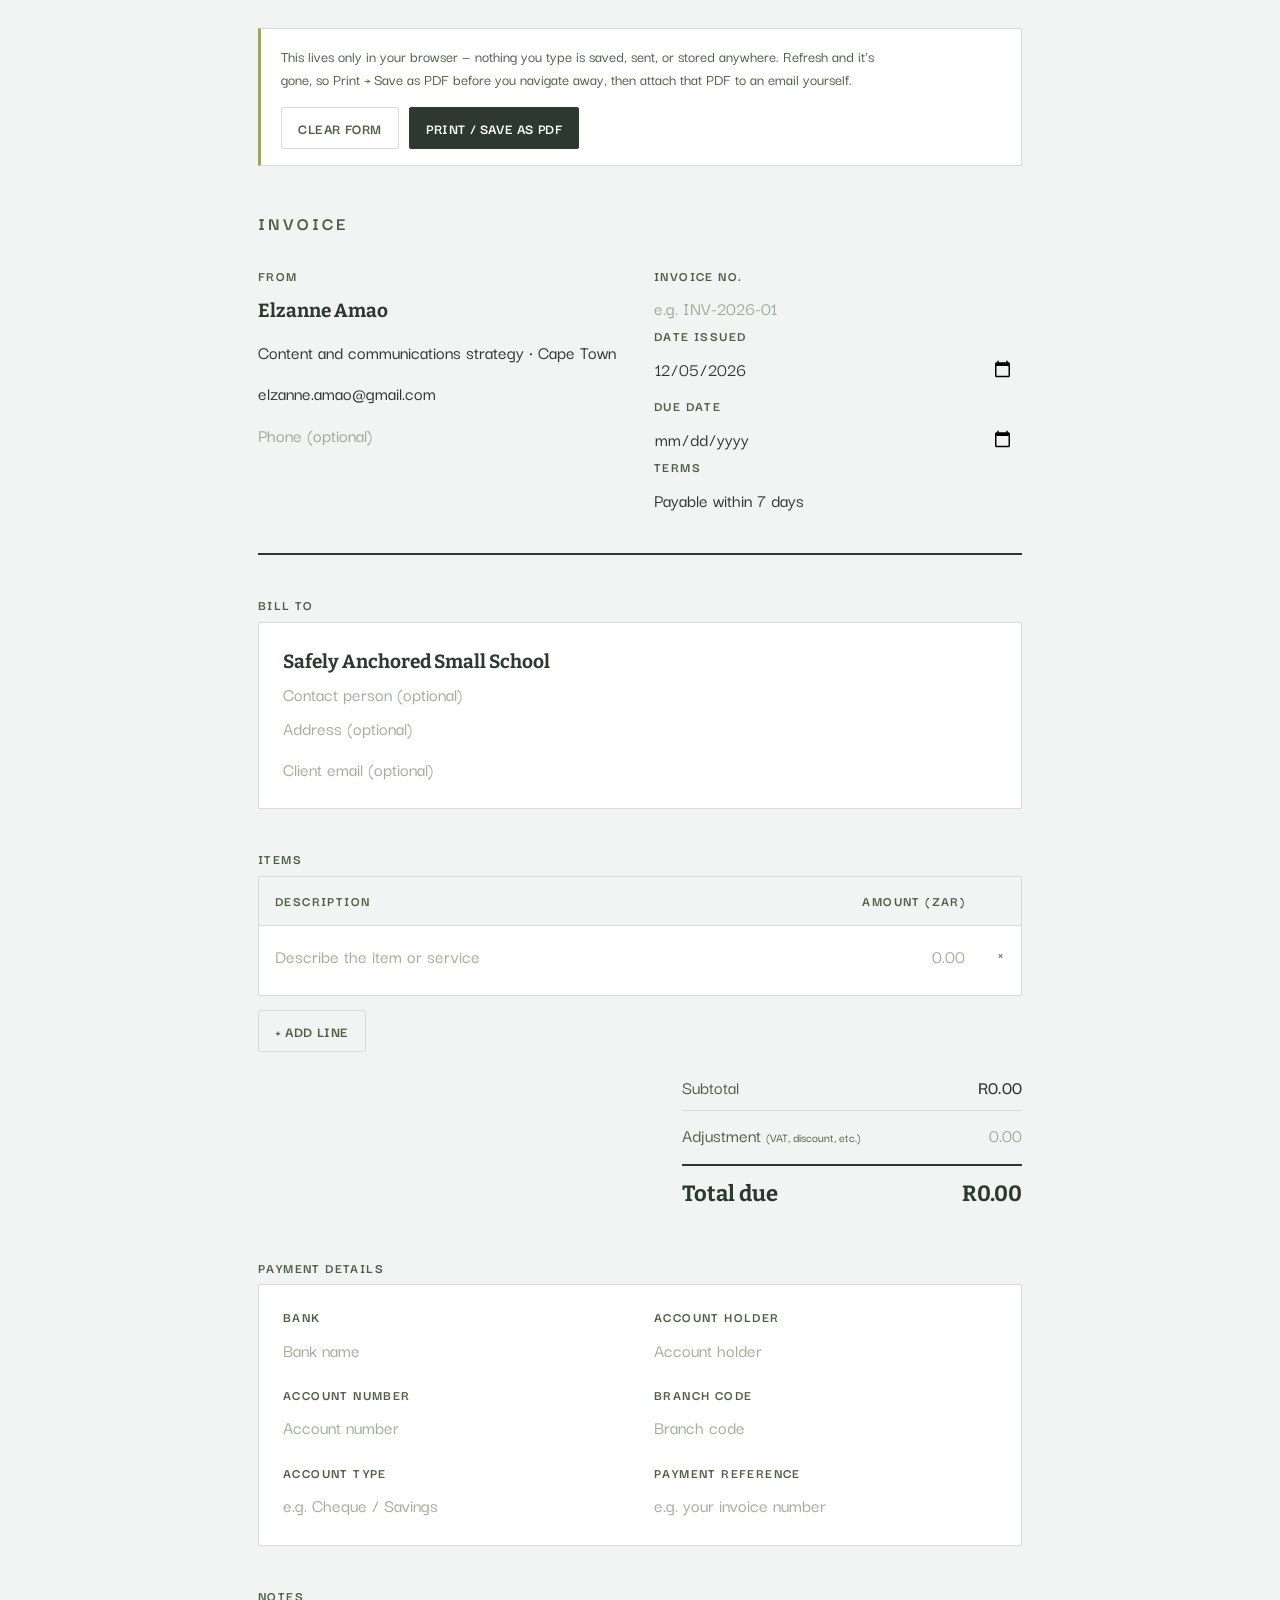
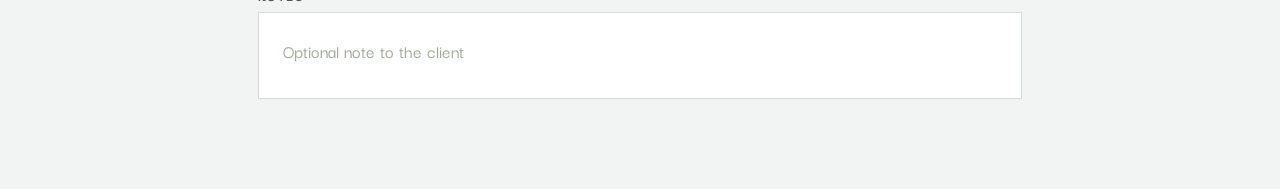
<file: invoices/index.html>
<!DOCTYPE html>
<!--
  ============================================================
  EDITING NOTES — invoices/index.html
  ============================================================
  WHAT THIS IS:
    A blank, reusable invoice tool. Not client-specific — every
    field except your own "From" details starts empty or with a
    placeholder, so this one file works for any client, invoice
    after invoice. It is NOT linked from the main navigation and is
    marked noindex, so it will not appear in Google results or the
    site's sitemap. Direct link:
      https://elzanneamao.netlify.app/invoices/

  WHY THIS IS SAFE IN A PUBLIC REPO:
    Nothing you type into this page is saved anywhere — not to a
    file, not to this site, not to any server. There is no backend
    and no database. Everything lives only in the browser tab you
    have open, for as long as you have it open. Refresh the page,
    or close the tab, and it's gone.
    That is deliberate, and it is what makes this safe to keep in a
    PUBLIC repository: the committed file itself is always just
    blank fields and placeholder text, whether you've used it once
    or a hundred times. There is no invoice data, no client details
    and no banking details anywhere in the file's history, because
    none of it is ever written back into the file.
    Do NOT hardcode real banking details, real invoice numbers, or
    a real client's information into this file to "save yourself
    typing" — that would defeat the entire point, and it would sit
    in this repo's git history permanently, even if you delete it
    again later. Retype the sensitive fields each time, or keep
    your banking details in a private note somewhere off GitHub and
    paste them in when you need them.

  HOW TO USE IT:
    Open the page, fill in the fields (click any field and type —
    they're already laid out like the finished invoice), use
    "+ Add line" for more line items, then Print → Save as PDF
    and attach that PDF to an email yourself. "Clear form" reloads
    the page to start over.

  WHAT'S PREFILLED VS BLANK:
    Your name, role and email in the "From" block are prefilled,
    since they're already public on the proposal and quote pages in
    this same repo. "Bill to" defaults to Safely Anchored Small
    School for the immediate invoice this was built for — change
    or clear it for the next client. Everything else, including the
    whole banking-details block, starts blank on purpose.
  ============================================================
-->
<html lang="en-ZA">
<head>
<meta charset="utf-8">
<meta name="viewport" content="width=device-width, initial-scale=1">
<meta name="robots" content="noindex, nofollow">
<title>Invoice Tool</title>
<link rel="icon" type="image/png" sizes="32x32" href="/images/favicon-32.png">
<link rel="icon" type="image/png" sizes="512x512" href="/images/favicon-512.png">
<link rel="apple-touch-icon" href="/images/apple-touch-icon.png">
<link rel="preconnect" href="https://fonts.googleapis.com">
<link rel="preconnect" href="https://fonts.gstatic.com" crossorigin>
<link href="https://fonts.googleapis.com/css2?family=Bitter:wght@400;500;600&family=Darker+Grotesque:wght@400;500;600;700&display=swap" rel="stylesheet">
<style>
  :root{
    --moss:#2c3830;
    --sage:#7a8c6e;
    --sage-ink:#4e5f46;
    --gold:#a8a44c;
    --glass:#b8cdd4;
    --cream:#f1f4f2;
    --rule:#d5ddd6;
    --hairline:#dde2dd;
    --display:'Bitter',Georgia,serif;
    --body:'Darker Grotesque','Trebuchet MS',sans-serif;
    --fs:19px;
  }

  *{box-sizing:border-box;}

  html{-webkit-text-size-adjust:100%;}

  body{
    margin:0;
    background:var(--cream);
    color:var(--moss);
    font-family:var(--body);
    font-size:var(--fs);
    font-weight:500;
    line-height:1.45;
  }

  .wrap{
    max-width:820px;
    margin:0 auto;
    padding:0 28px 90px;
  }

  /* ---------- shared field styling ---------- */
  /* Inputs and textareas are styled to disappear into the page —
     no border, no box — so the form reads as the finished document
     you're filling in, not a form sitting on top of one. */

  input,textarea{
    font:inherit;
    color:inherit;
    background:transparent;
    border:none;
    border-radius:2px;
    padding:3px 4px;
    margin:0 -4px;
    width:100%;
    resize:none;
    overflow:hidden;
  }

  /* Lets a textarea size itself to its content via CSS alone, with
     no JS-computed pixel height involved. That matters specifically
     because print uses a smaller font than the screen (see --fs
     below) — a height measured and locked in px while editing on
     screen doesn't shrink back down for the smaller print font,
     leaving dead space under the text once printed. Native intrinsic
     sizing has no such gap: it's recalculated as part of layout for
     whichever font size is actually in effect, at print time same as
     screen time. Where this isn't supported yet, the JS fallback
     below (autoGrow) takes over instead. */
  textarea{field-sizing:content;}

  @supports not (field-sizing:content){
    textarea{resize:vertical;overflow:auto;}
  }

  input:hover,textarea:hover{background:rgba(184,205,212,.16);}

  input:focus,textarea:focus{
    outline:1px dashed var(--sage);
    background:#fff;
  }

  input::placeholder,textarea::placeholder{color:var(--sage);opacity:.7;}

  /* ---------- on-screen notice + actions (never printed) ---------- */

  .no-print{}

  .toolbar{
    margin:28px 0 0;
    padding:16px 20px;
    background:#fff;
    border:1px solid var(--rule);
    border-left:3px solid var(--gold);
    display:flex;
    flex-wrap:wrap;
    align-items:center;
    justify-content:space-between;
    gap:16px;
  }

  .toolbar p{
    margin:0;
    font-size:16px;
    color:var(--sage-ink);
    max-width:38em;
  }

  .toolbar .actions{display:flex;gap:10px;flex-wrap:wrap;}

  button{
    font-family:var(--body);
    font-size:15px;
    font-weight:700;
    letter-spacing:.04em;
    text-transform:uppercase;
    cursor:pointer;
    border-radius:2px;
    padding:10px 16px;
    border:1px solid var(--moss);
    background:var(--moss);
    color:#fff;
    transition:opacity .2s ease;
  }

  button:hover{opacity:.85;}

  button.ghost{background:transparent;color:var(--sage-ink);border-color:var(--rule);}

  /* ---------- masthead ---------- */

  .masthead{
    padding:44px 0 36px;
    border-bottom:2px solid var(--moss);
  }

  .eyebrow{
    font-family:var(--body);
    font-size:var(--fs);
    font-weight:700;
    letter-spacing:.16em;
    text-transform:uppercase;
    color:var(--sage-ink);
    margin:0;
  }

  .field-label{
    display:block;
    font-size:14px;
    font-weight:700;
    letter-spacing:.1em;
    text-transform:uppercase;
    color:var(--sage-ink);
    margin:0 0 6px;
  }

  /* ---------- from / meta header ---------- */

  .headgrid{
    display:grid;
    grid-template-columns:1fr 1fr;
    gap:28px;
    margin-top:28px;
  }

  .headgrid .name{
    font-family:var(--display);
    font-size:var(--fs);
    font-weight:700;
    color:var(--moss);
  }

  .headgrid .stack > *{display:block;margin-bottom:8px;}
  .headgrid .stack > *:last-child{margin-bottom:0;}

  .meta-row{
    display:grid;
    grid-template-columns:1fr 1fr;
    gap:10px 16px;
    margin-bottom:8px;
  }

  /* ---------- sections ---------- */

  section{padding:40px 0 0;}

  .panel{
    background:#fff;
    border:1px solid var(--rule);
    padding:22px 24px;
  }

  /* ---------- line items table ---------- */

  table.items{
    width:100%;
    border-collapse:collapse;
    background:#fff;
    border:1px solid var(--rule);
  }

  table.items th{
    text-align:left;
    padding:14px 16px;
    background:var(--cream);
    font-size:14px;
    font-weight:700;
    letter-spacing:.1em;
    text-transform:uppercase;
    color:var(--sage-ink);
    border-bottom:1px solid var(--rule);
  }

  table.items th.amt,table.items td.amt{text-align:right;width:150px;}

  table.items td{
    padding:14px 16px;
    border-top:1px solid var(--rule);
    vertical-align:top;
  }

  table.items tr:first-child td{border-top:none;}

  td.amt input{text-align:right;}

  td.rm{width:36px;padding:14px 8px;text-align:center;}

  .rm-btn{
    border:none;
    background:transparent;
    color:var(--sage);
    font-weight:700;
    font-size:18px;
    padding:0;
    line-height:1;
  }

  .rm-btn:hover{color:#b34848;opacity:1;}

  .add-line{margin-top:14px;}

  .totals{
    margin-top:14px;
    margin-left:auto;
    width:100%;
    max-width:340px;
  }

  .totals-row{
    display:flex;
    justify-content:space-between;
    align-items:center;
    gap:16px;
    padding:8px 0;
    border-top:1px solid var(--rule);
  }

  .totals-row:first-child{border-top:none;}

  .totals-row .lbl{color:var(--sage-ink);}

  .totals-row.grand{
    border-top:2px solid var(--moss);
    margin-top:4px;
    padding-top:12px;
  }

  .totals-row.grand .lbl,.totals-row.grand .val{
    font-family:var(--display);
    font-weight:700;
    font-size:calc(var(--fs) + 3px);
    color:var(--moss);
  }

  .totals-row .val{font-weight:600;}

  .adj-input{max-width:110px;text-align:right;}

  /* ---------- bank details grid ---------- */

  .bankgrid{
    display:grid;
    grid-template-columns:1fr 1fr;
    gap:18px 28px;
  }

  /* ---------- responsive ---------- */

  @media (max-width:680px){
    body{font-size:20px;}
    .wrap{padding:0 20px 70px;}
    .headgrid{grid-template-columns:1fr;gap:24px;}
    .meta-row{grid-template-columns:1fr 1fr;}
    .bankgrid{grid-template-columns:1fr;}
    table.items th.time,table.items td.time{display:none;}
  }

  @media (max-width:460px){
    :root{--fs:18px;}
    table.items th,table.items td{padding:10px 10px;}
    table.items th.amt,table.items td.amt{width:110px;}
  }

  @media print{
    :root{--fs:10pt;}
    *{-webkit-print-color-adjust:exact;print-color-adjust:exact;}
    body{background:#fff;line-height:1.3;}
    .wrap{padding:0 0 0;}
    .no-print,.toolbar,.rm-btn,.add-line{display:none !important;}
    input:hover,textarea:hover,input:focus,textarea:focus{background:transparent;outline:none;}

    .headgrid{grid-template-columns:1fr 1fr;gap:12px;}
    .meta-row{grid-template-columns:1fr 1fr;}
    .bankgrid{grid-template-columns:1fr 1fr;gap:6px 20px;}

    input::placeholder,textarea::placeholder{color:transparent !important;}
    input[type="date"]::-webkit-calendar-picker-indicator{display:none !important;}

    table.items tr{break-inside:avoid;}
    .totals,.panel{break-inside:avoid;}
    .panel,table.items{border-color:#ccc;}
    table.items th,table.items td{padding:6px 10px;}

    section{padding-top:10px;}
    .masthead{padding:0 0 10px;margin-bottom:0;border-bottom-width:1px;}
    .masthead .eyebrow{margin-bottom:0;font-size:9pt;}
    .headgrid{margin-top:6px;}
    .headgrid .stack > *{margin-bottom:1px;}
    .meta-row{margin-bottom:1px;gap:2px 10px;}
    .field-label{margin-bottom:0;font-size:7.5pt;letter-spacing:.08em;}
    .panel{padding:8px 12px;}
    .panel .stack > *{margin-bottom:1px;}
    .totals{margin-top:6px;}
    .totals-row{padding:3px 0;}
    .totals-row.grand{margin-top:1px;padding-top:5px;}
    .add-line{margin-top:0;}

    @page{margin:10mm 14mm;}
  }
</style>
</head>
<body>

<div class="wrap">

  <div class="toolbar no-print">
    <p>This lives only in your browser — nothing you type is saved, sent, or stored anywhere. Refresh and it's gone, so Print → Save as PDF before you navigate away, then attach that PDF to an email yourself.</p>
    <div class="actions">
      <button type="button" class="ghost" onclick="if(confirm('Clear everything on this invoice? This can\'t be undone.')) location.reload();">Clear form</button>
      <button type="button" onclick="window.print();">Print / Save as PDF</button>
    </div>
  </div>

  <header class="masthead">
    <p class="eyebrow">Invoice</p>

    <div class="headgrid">
      <div class="stack">
        <span class="field-label">From</span>
        <input class="name" type="text" value="Elzanne Amao" aria-label="Your name">
        <textarea rows="1" aria-label="Your role and location">Content and communications strategy &middot; Cape Town</textarea>
        <input type="text" value="elzanne.amao@gmail.com" aria-label="Your email">
        <input type="text" placeholder="Phone (optional)" aria-label="Your phone number">
      </div>

      <div class="stack">
        <div class="meta-row">
          <div>
            <span class="field-label">Invoice no.</span>
            <input type="text" placeholder="e.g. INV-2026-01" aria-label="Invoice number">
          </div>
          <div>
            <span class="field-label">Date issued</span>
            <input type="date" id="date-issued" aria-label="Date issued">
          </div>
        </div>
        <div class="meta-row">
          <div>
            <span class="field-label">Due date</span>
            <input type="date" aria-label="Due date">
          </div>
          <div>
            <span class="field-label">Terms</span>
            <input type="text" value="Payable within 7 days" aria-label="Payment terms">
          </div>
        </div>
      </div>
    </div>
  </header>

  <section>
    <span class="field-label">Bill to</span>
    <div class="panel">
      <div class="stack">
        <input class="name" style="font-family:var(--display);font-weight:700;" type="text" value="Safely Anchored Small School" aria-label="Client or organisation name">
        <input type="text" placeholder="Contact person (optional)" aria-label="Client contact person">
        <textarea rows="1" placeholder="Address (optional)" aria-label="Client address"></textarea>
        <input type="text" placeholder="Client email (optional)" aria-label="Client email">
      </div>
    </div>
  </section>

  <section>
    <span class="field-label">Items</span>
    <table class="items">
      <thead>
        <tr>
          <th>Description</th>
          <th class="amt">Amount (ZAR)</th>
          <th class="rm no-print"></th>
        </tr>
      </thead>
      <tbody id="items-body">
        <tr>
          <td><textarea rows="1" class="li-desc" placeholder="Describe the item or service" aria-label="Line item description"></textarea></td>
          <td class="amt"><input type="text" inputmode="decimal" class="li-amount" placeholder="0.00" aria-label="Line item amount"></td>
          <td class="rm no-print"><button type="button" class="rm-btn" aria-label="Remove line" onclick="removeLine(this);">&times;</button></td>
        </tr>
      </tbody>
    </table>

    <button type="button" class="ghost add-line no-print" onclick="addLine();">+ Add line</button>

    <div class="totals">
      <div class="totals-row">
        <span class="lbl">Subtotal</span>
        <span class="val" id="subtotal">R0.00</span>
      </div>
      <div class="totals-row">
        <span class="lbl">Adjustment <span style="font-size:13px;">(VAT, discount, etc.)</span></span>
        <input type="text" inputmode="decimal" class="adj-input" id="adjustment" placeholder="0.00" aria-label="Adjustment amount" oninput="recompute();">
      </div>
      <div class="totals-row grand">
        <span class="lbl">Total due</span>
        <span class="val" id="total">R0.00</span>
      </div>
    </div>
  </section>

  <section>
    <span class="field-label">Payment details</span>
    <div class="panel">
      <div class="bankgrid">
        <div>
          <span class="field-label">Bank</span>
          <input type="text" placeholder="Bank name" aria-label="Bank name">
        </div>
        <div>
          <span class="field-label">Account holder</span>
          <input type="text" placeholder="Account holder" aria-label="Account holder">
        </div>
        <div>
          <span class="field-label">Account number</span>
          <input type="text" placeholder="Account number" aria-label="Account number">
        </div>
        <div>
          <span class="field-label">Branch code</span>
          <input type="text" placeholder="Branch code" aria-label="Branch code">
        </div>
        <div>
          <span class="field-label">Account type</span>
          <input type="text" placeholder="e.g. Cheque / Savings" aria-label="Account type">
        </div>
        <div>
          <span class="field-label">Payment reference</span>
          <input type="text" placeholder="e.g. your invoice number" aria-label="Payment reference">
        </div>
      </div>
    </div>
  </section>

  <section>
    <span class="field-label">Notes</span>
    <div class="panel">
      <textarea rows="1" placeholder="Optional note to the client" aria-label="Notes to client"></textarea>
    </div>
  </section>

</div>

<script>
(function(){
  /* When the browser supports field-sizing (see CSS above), it
     handles textarea height on its own — correctly, for whatever
     font size is actually being rendered, screen or print — so this
     stays out of the way entirely rather than fighting it with an
     inline pixel height. Only browsers without that support fall
     through to the manual JS resize. */
  var nativeSizing=(typeof CSS!=='undefined' && CSS.supports && CSS.supports('field-sizing','content'));

  function autoGrow(el){
    if(nativeSizing) return;
    el.style.height='auto';
    el.style.height=el.scrollHeight+'px';
  }

  function toNum(v){
    var n=parseFloat(String(v).replace(/[^0-9.\-]/g,''));
    return isNaN(n)?0:n;
  }

  function fmt(n){
    return 'R'+n.toLocaleString('en-US',{minimumFractionDigits:2,maximumFractionDigits:2});
  }

  window.recompute=function(){
    var amounts=document.querySelectorAll('.li-amount');
    var subtotal=0;
    amounts.forEach(function(el){subtotal+=toNum(el.value);});
    var adj=toNum(document.getElementById('adjustment').value);
    document.getElementById('subtotal').textContent=fmt(subtotal);
    document.getElementById('total').textContent=fmt(subtotal+adj);
  };

  /* Delegated on the document, so this covers every textarea and
     amount field on the page — the static ones (address, notes,
     the first line item) and any line item added later by
     addLine() — without needing to wire each one up by hand. */
  document.addEventListener('input',function(e){
    var t=e.target;
    if(t.tagName==='TEXTAREA') autoGrow(t);
    if(t.classList.contains('li-amount') || t.id==='adjustment') recompute();
  });

  window.addLine=function(){
    var tbody=document.getElementById('items-body');
    var tr=document.createElement('tr');
    tr.innerHTML='<td><textarea rows="1" class="li-desc" placeholder="Describe the item or service" aria-label="Line item description"></textarea></td>'+
      '<td class="amt"><input type="text" inputmode="decimal" class="li-amount" placeholder="0.00" aria-label="Line item amount"></td>'+
      '<td class="rm no-print"><button type="button" class="rm-btn" aria-label="Remove line" onclick="removeLine(this);">&times;</button></td>';
    tbody.appendChild(tr);
    var desc=tr.querySelector('.li-desc');
    if(desc){autoGrow(desc);desc.focus();}
  };

  window.removeLine=function(btn){
    var tr=btn.closest('tr');
    if(tr) tr.remove();
    recompute();
  };

  /* Print uses a smaller font than the screen (see --fs in the print
     media query), so a textarea sized to fit its text on screen has
     leftover space once printed — the same words take less height at
     the smaller size, but the box's JS-set pixel height doesn't know
     that on its own. beforeprint fires after the browser has already
     switched to print layout, so re-measuring here picks up the
     print font size correctly. afterprint restores the screen sizing
     once the print dialog closes, since going back the other way has
     the same problem in reverse. */
  window.addEventListener('beforeprint',function(){
    document.querySelectorAll('textarea').forEach(autoGrow);
  });
  window.addEventListener('afterprint',function(){
    document.querySelectorAll('textarea').forEach(autoGrow);
  });

  document.addEventListener('DOMContentLoaded',function(){
    document.querySelectorAll('textarea').forEach(autoGrow);
    var dateIssued=document.getElementById('date-issued');
    if(dateIssued && !dateIssued.value){
      var d=new Date();
      var iso=d.getFullYear()+'-'+String(d.getMonth()+1).padStart(2,'0')+'-'+String(d.getDate()).padStart(2,'0');
      dateIssued.value=iso;
    }
    recompute();
  });
})();
</script>
</body>
</html>
</file>
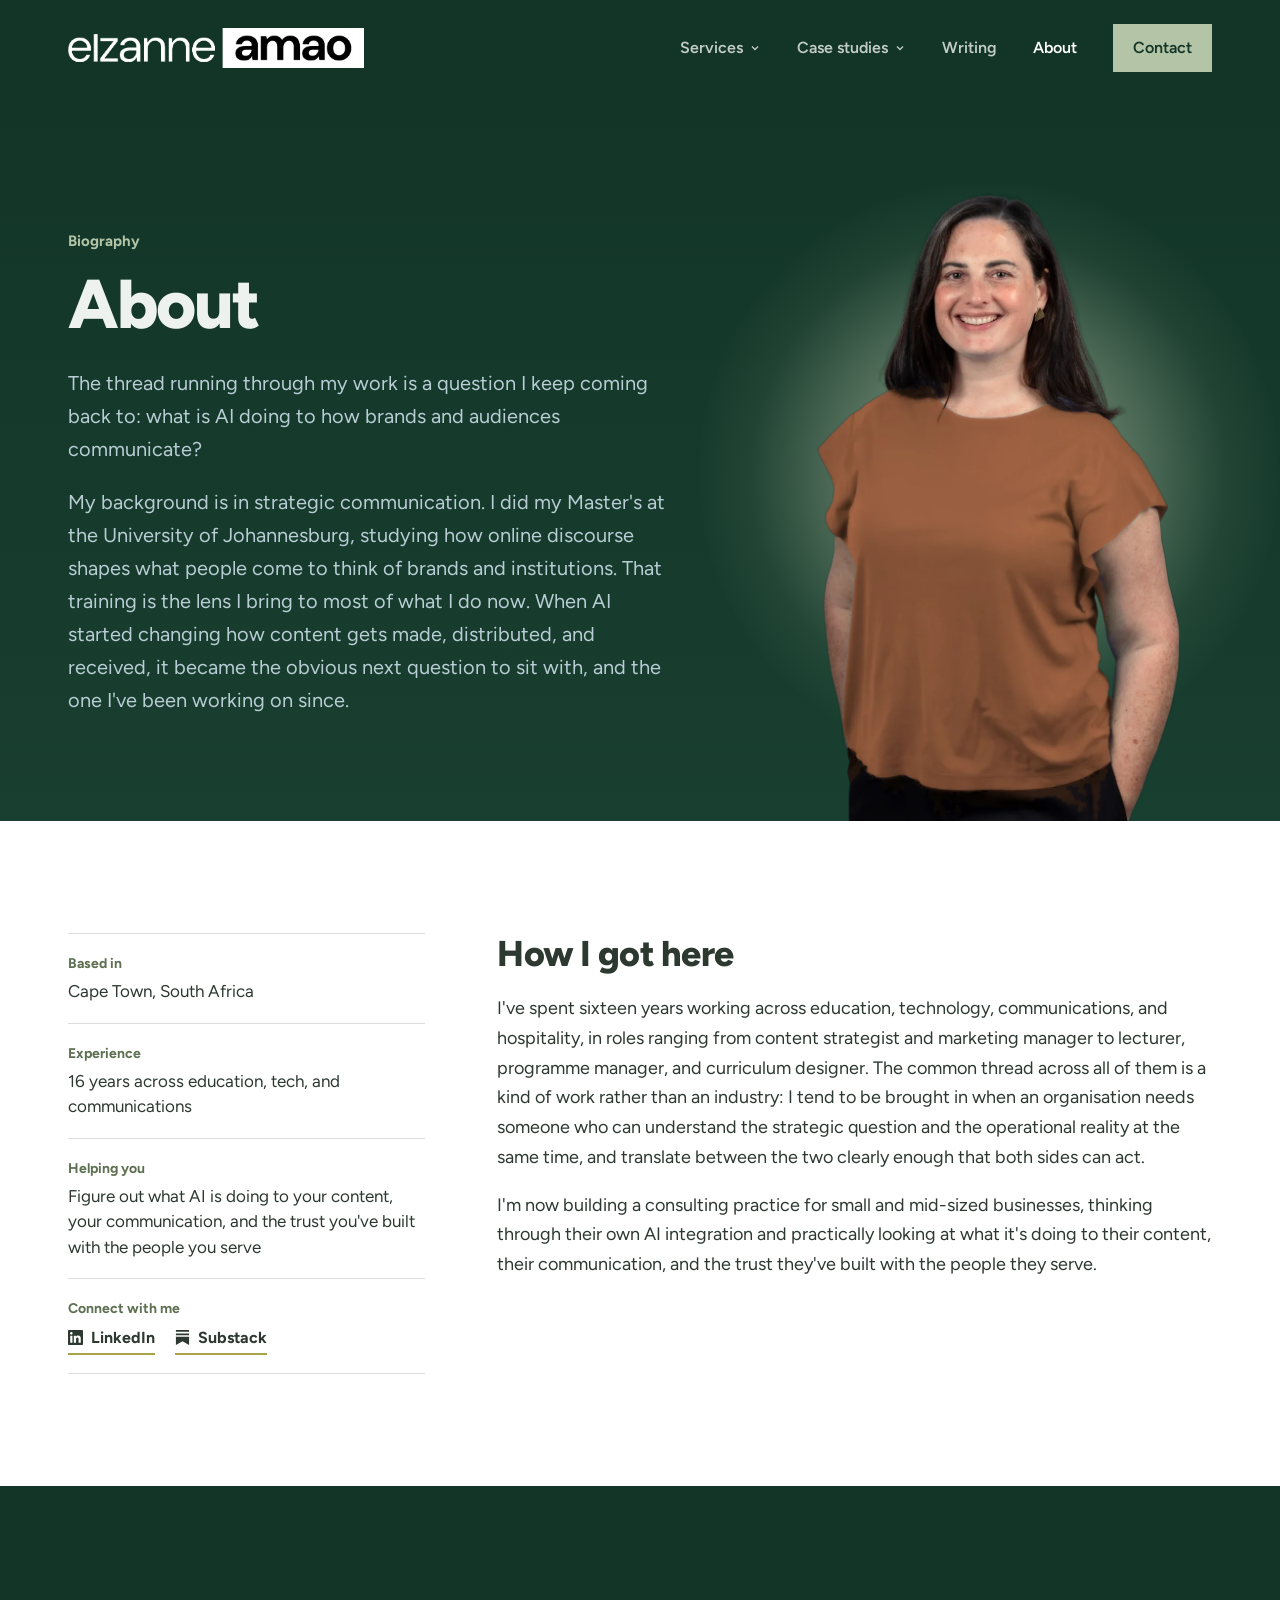
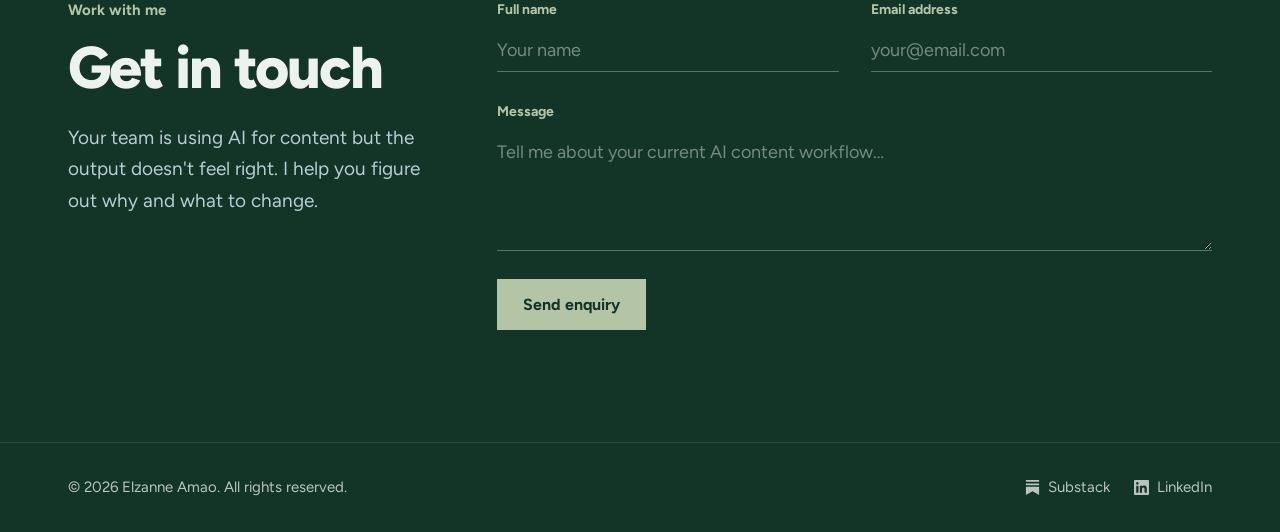
<file: about.html>
<!DOCTYPE html>
<!--
  ============================================================
  EDITING NOTES — about.html
  ============================================================
  HOW TO EDIT TEXT:
    Change only the words BETWEEN tags (e.g. <h1>About</h1> ->
    edit "About" only). Don't touch the tags, quotes, or class="..."
    parts. Keep a backup of the folder before editing.

  KEEP FILES TOGETHER in one folder or the page links break.

  PHOTO:
    images/elzanne-about.webp is a cut-out (transparent background).
    To swap it, save a new cut-out (about 900px wide) in the images
    folder and change the file name in the <img> inside
    <div class="photo">. Update width="..." and height="..." to match.

  LINKS: edit the value inside href="...".
  ============================================================
-->
<html lang="en" class="no-js">
<head>
<meta charset="utf-8">
<meta name="viewport" content="width=device-width, initial-scale=1.0">
  <link rel="icon" type="image/png" sizes="32x32" href="images/favicon-32.png">
  <link rel="icon" type="image/png" sizes="512x512" href="images/favicon-512.png">
  <link rel="apple-touch-icon" href="images/apple-touch-icon.png">
<title>About Elzanne Amao | AI Content Strategy Consultant</title>
<meta name="description" content="16 years in content strategy and brand communication. I work with SMEs to assess and fix the quality and coherence of AI-generated content. Based in Cape Town, working remotely.">
<link rel="canonical" href="https://elzanneamao.netlify.app/about.html">
<meta property="og:title" content="About Elzanne Amao | AI Content Strategy Consultant">
<meta property="og:description" content="16 years in content strategy and brand communication. I work with SMEs to assess and fix the quality and coherence of AI-generated content. Based in Cape Town, working remotely.">
<meta property="og:type" content="website">
<meta property="og:url" content="https://elzanneamao.netlify.app/about.html">
<meta property="og:image" content="https://elzanneamao.netlify.app/images/og-image.jpg?v=2">
<meta property="og:locale" content="en_ZA">
<meta name="twitter:card" content="summary_large_image">
<meta name="twitter:title" content="About Elzanne Amao | AI Content Strategy Consultant">
<meta name="twitter:description" content="16 years in content strategy and brand communication. I work with SMEs to assess and fix the quality and coherence of AI-generated content.">
<meta name="twitter:image" content="https://elzanneamao.netlify.app/images/og-image.jpg?v=2">
<script>document.documentElement.classList.remove('no-js');document.documentElement.classList.add('js');</script>
<link rel="preconnect" href="https://fonts.googleapis.com">
<link rel="preconnect" href="https://fonts.gstatic.com" crossorigin>
<link href="https://fonts.googleapis.com/css2?family=Figtree:ital,wght@0,300..800;1,400&display=swap" rel="stylesheet">
<link rel="stylesheet" href="site.css?v=25">
<style>
  /* About page styles. Shared styles are in site.css */
  .about-hero{padding:0;overflow:hidden}
  .about-grid{display:grid;grid-template-columns:7fr 5fr;gap:72px;align-items:end}
  .about-text{padding:56px 0 104px}
  .about-text h1{margin-bottom:8px}
  .about-text .lede{font-size:20px;max-width:46ch}
  .about-text .lede + .lede{margin-top:20px}
  .photo{position:relative;padding-top:96px}
  .photo::before{content:"";position:absolute;left:50%;top:52%;width:130%;aspect-ratio:1;transform:translate(-50%,-50%);border-radius:50%;background:radial-gradient(circle,rgba(203,215,193,.75) 0%,rgba(180,196,166,.45) 30%,rgba(122,140,110,.12) 58%,rgba(38,48,41,0) 72%)}
  .photo img{position:relative;z-index:1;display:block;width:100%;max-width:440px;height:auto;margin:0 auto}
  .facts-list{list-style:none;border-top:1px solid var(--rule)}
  .facts-list li{padding:18px 0;border-bottom:1px solid var(--rule)}
  .facts-list .label{display:block;font-size:14px;font-weight:700;color:var(--sage-dk);margin-bottom:4px}
  .facts-list .value{display:block;font-size:17px;line-height:1.5}
  .connect-links{display:flex;gap:20px;margin-top:4px}
  .connect-link{display:inline-flex;align-items:center;gap:8px;font-weight:700;font-size:16px;border-bottom:2px solid var(--gold);padding-bottom:2px}
  .connect-link svg{width:15px;height:15px}
  @media (max-width:820px){
    .about-grid{grid-template-columns:1fr;gap:0}
    .about-text{padding:32px 0 8px}
    .photo{max-width:320px;margin:0 auto;width:100%}
  }
</style>
</head>
<body>

<header class="site-header">
  <nav class="wrap" aria-label="Main">
    <a href="index.html"><img src="images/logo-white.png" alt="Elzanne Amao" class="site-logo" width="857" height="116"></a>
    <button class="menu-btn" aria-expanded="false" aria-controls="site-links">Menu</button>
    <div class="links" id="site-links">
      <div class="dd">
        <a href="index.html#services" class="dd-top">Services <svg class="chev" width="12" height="12" viewBox="0 0 24 24" fill="none" stroke="currentColor" stroke-width="2.5" aria-hidden="true"><path d="M6 9l6 6 6-6"/></svg></a>
        <div class="dd-menu">
          <a href="ai-content-operations-audit.html">AI content operations audit</a>
          <a href="ai-integrated-content-system-design.html">AI-integrated content system design</a>
          <a href="ai-advisory-sme-leadership.html">AI advisory for SME leadership</a>
        </div>
      </div>
      <div class="dd">
        <a href="index.html#work" class="dd-top">Case studies <svg class="chev" width="12" height="12" viewBox="0 0 24 24" fill="none" stroke="currentColor" stroke-width="2.5" aria-hidden="true"><path d="M6 9l6 6 6-6"/></svg></a>
        <div class="dd-menu">
          <a href="think-orion-case-study.html">Think Orion</a>
          <a href="inscape-case-study.html">Inscape</a>
        </div>
      </div>
      <a href="index.html#writing">Writing</a>
      <a href="about.html" aria-current="page">About</a>
      <a href="#contact" class="cta">Contact</a>
    </div>
  </nav>
</header>

<main>
  <!-- About hero -->
  <section class="page-hero about-hero">
    <div class="wrap about-grid">
      <div class="about-text">
        <span class="eyebrow">Biography</span>
        <h1>About</h1>
        <p class="lede">The thread running through my work is a question I keep coming back to: what is AI doing to how brands and audiences communicate?</p>
        <p class="lede">My background is in strategic communication. I did my Master's at the University of Johannesburg, studying how online discourse shapes what people come to think of brands and institutions. That training is the lens I bring to most of what I do now. When AI started changing how content gets made, distributed, and received, it became the obvious next question to sit with, and the one I've been working on since.</p>
      </div>
      <div class="photo"><img src="images/elzanne-about.webp" alt="Elzanne Amao" width="900" height="1287"></div>
    </div>
  </section>

  <!-- How I got here -->
  <section>
    <div class="wrap split">
      <div class="reveal">
        <ul class="facts-list">
          <li><span class="label">Based in</span><span class="value">Cape Town, South Africa</span></li>
          <li><span class="label">Experience</span><span class="value">16 years across education, tech, and communications</span></li>
          <li><span class="label">Helping you</span><span class="value">Figure out what AI is doing to your content, your communication, and the trust you've built with the people you serve</span></li>
          <li><span class="label">Connect with me</span>
            <div class="connect-links">
          <a class="connect-link" href="https://www.linkedin.com/in/elzanneamao" target="_blank" rel="noopener">
            <svg width="15" height="15" viewBox="0 0 24 24" fill="currentColor" aria-hidden="true"><path d="M20.447 20.452h-3.554v-5.569c0-1.328-.027-3.037-1.852-3.037-1.853 0-2.136 1.445-2.136 2.939v5.667H9.351V9h3.414v1.561h.046c.477-.9 1.637-1.85 3.37-1.85 3.601 0 4.267 2.37 4.267 5.455v6.286zM5.337 7.433a2.062 2.062 0 0 1-2.063-2.065 2.064 2.064 0 1 1 2.063 2.065zm1.782 13.019H3.555V9h3.564v11.452zM22.225 0H1.771C.792 0 0 .774 0 1.729v20.542C0 23.227.792 24 1.771 24h20.451C23.2 24 24 23.227 24 22.271V1.729C24 .774 23.2 0 22.222 0h.003z"/></svg>
            LinkedIn
          </a>
          <a class="connect-link" href="https://elzanneamao.substack.com" target="_blank" rel="noopener">
            <svg width="15" height="15" viewBox="0 0 24 24" fill="currentColor" aria-hidden="true"><path d="M22.539 8.242H1.46V5.406h21.08v2.836zM1.46 10.812V24L12 18.11 22.54 24V10.812H1.46zM22.54 0H1.46v2.836h21.08V0z"/></svg>
            Substack
          </a>
        </div>
          </li>
        </ul>
      </div>
      <div class="prose reading reveal">
        <h2>How I got here</h2>
        <p>I've spent sixteen years working across education, technology, communications, and hospitality, in roles ranging from content strategist and marketing manager to lecturer, programme manager, and curriculum designer. The common thread across all of them is a kind of work rather than an industry: I tend to be brought in when an organisation needs someone who can understand the strategic question and the operational reality at the same time, and translate between the two clearly enough that both sides can act.</p>
        <p>I'm now building a consulting practice for small and mid-sized businesses, thinking through their own AI integration and practically looking at what it's doing to their content, their communication, and the trust they've built with the people they serve.</p>
      </div>
    </div>
  </section>

  <!-- Contact -->
  <section id="contact" class="dark contact">
    <div class="wrap split">
      <div class="reveal">
        <span class="eyebrow">Work with me</span>
        <h2>Get in touch</h2>
        <p class="sub">Your team is using AI for content but the output doesn't feel right. I help you figure out why and what to change.</p>
      </div>
      <form name="contact" method="POST" data-netlify="true" netlify-honeypot="bot-field" class="reveal">
        <input type="hidden" name="form-name" value="contact">
        <!-- Honeypot: hidden from people; bots that fill it in are discarded by Netlify -->
        <p class="hp" aria-hidden="true"><label>Leave this empty <input name="bot-field" tabindex="-1" autocomplete="off"></label></p>
        <input type="hidden" name="page" value="About">
        <div class="form-row">
          <div class="field">
            <label for="about-name">Full name</label>
            <input type="text" id="about-name" name="name" placeholder="Your name" required autocomplete="name">
          </div>
          <div class="field">
            <label for="about-email">Email address</label>
            <input type="email" id="about-email" name="email" placeholder="your@email.com" required autocomplete="email">
          </div>
        </div>
        <div class="field">
          <label for="about-message">Message</label>
          <textarea id="about-message" name="message" placeholder="Tell me about your current AI content workflow…"></textarea>
        </div>
        <button type="submit" class="btn btn-light">Send enquiry</button>
      </form>
    </div>
  </section>
</main>

<footer>
  <div class="wrap">
    <span>© 2026 Elzanne Amao. All rights reserved.</span>
    <div class="social">
      <a href="https://elzanneamao.substack.com" target="_blank" rel="noopener"><svg width="15" height="15" viewBox="0 0 24 24" fill="currentColor" aria-hidden="true"><path d="M22.539 8.242H1.46V5.406h21.08v2.836zM1.46 10.812V24L12 18.11 22.54 24V10.812H1.46zM22.54 0H1.46v2.836h21.08V0z"/></svg>Substack</a>
      <a href="https://www.linkedin.com/in/elzanneamao" target="_blank" rel="noopener"><svg width="15" height="15" viewBox="0 0 24 24" fill="currentColor" aria-hidden="true"><path d="M20.447 20.452h-3.554v-5.569c0-1.328-.027-3.037-1.852-3.037-1.853 0-2.136 1.445-2.136 2.939v5.667H9.351V9h3.414v1.561h.046c.477-.9 1.637-1.85 3.37-1.85 3.601 0 4.267 2.37 4.267 5.455v6.286zM5.337 7.433a2.062 2.062 0 0 1-2.063-2.065 2.064 2.064 0 1 1 2.063 2.065zm1.782 13.019H3.555V9h3.564v11.452zM22.225 0H1.771C.792 0 0 .774 0 1.729v20.542C0 23.227.792 24 1.771 24h20.451C23.2 24 24 23.227 24 22.271V1.729C24 .774 23.2 0 22.222 0h.003z"/></svg>LinkedIn</a>
    </div>
  </div>
</footer>

<script src="site.js?v=25"></script>
</body>
</html>
</file>
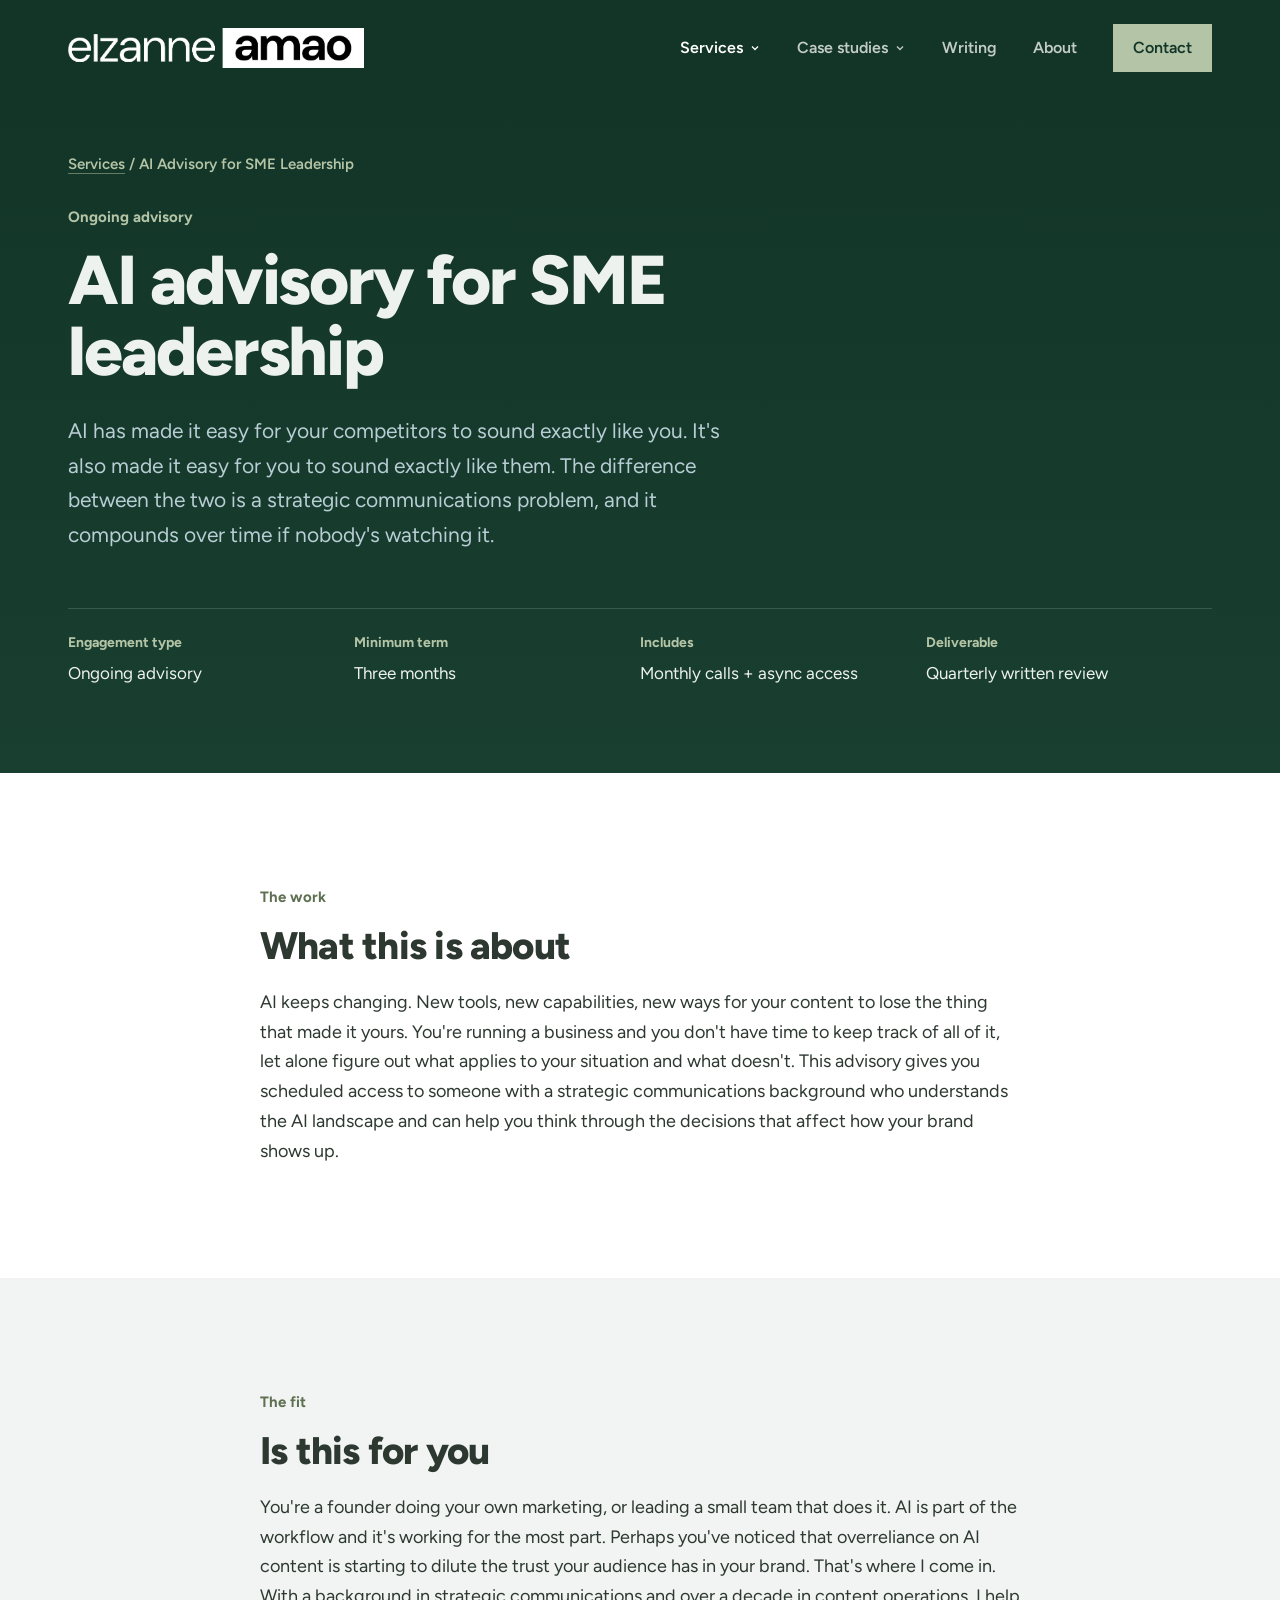
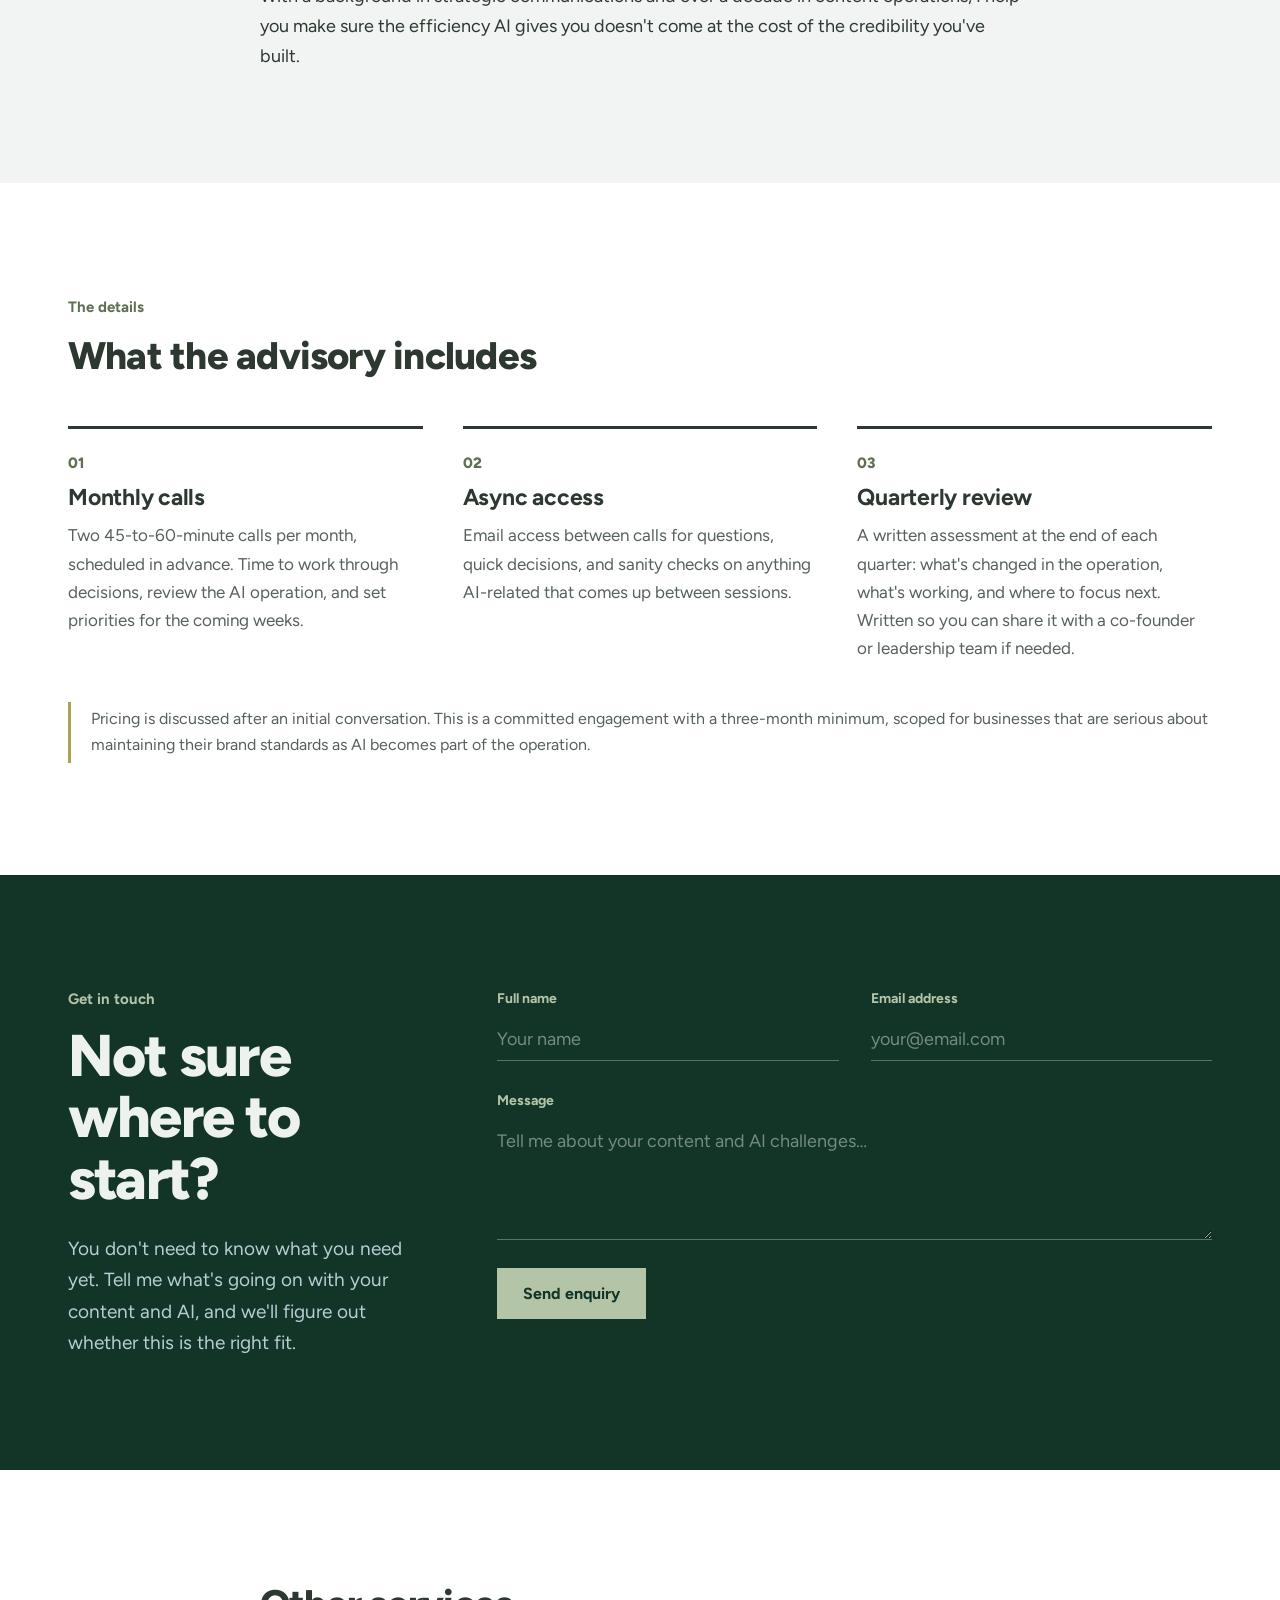
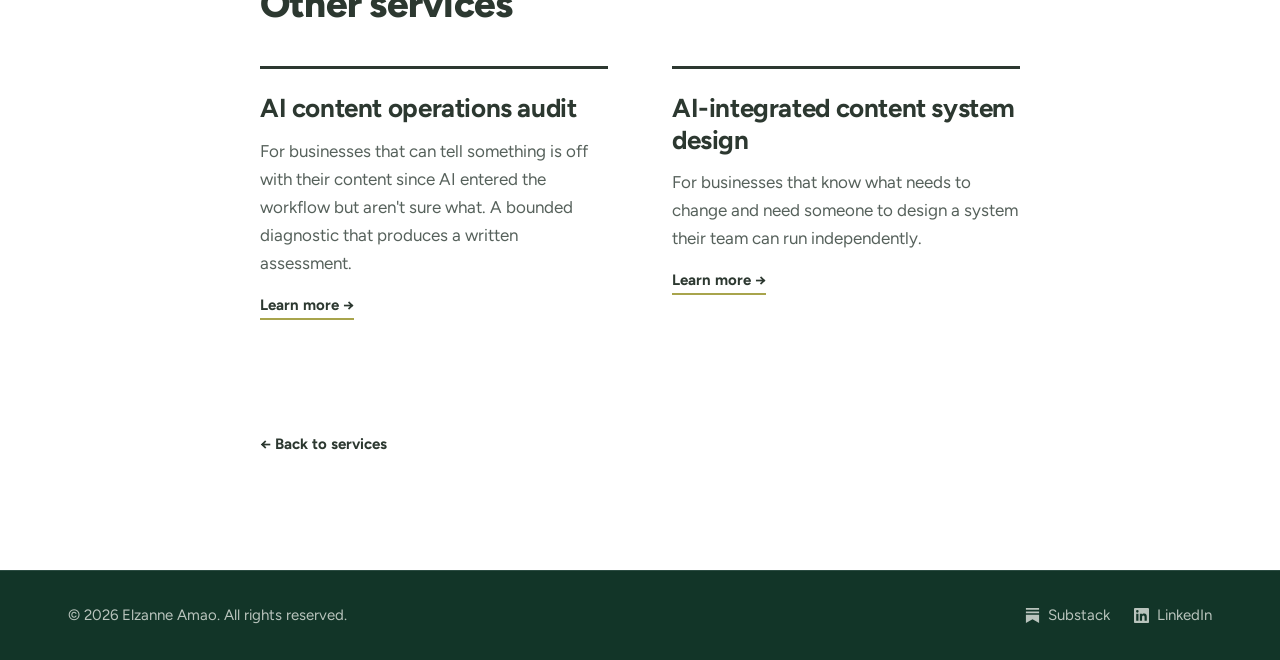
<file: ai-advisory-sme-leadership.html>
<!DOCTYPE html>
<html lang="en">
<head>
  <meta charset="UTF-8">
  <meta name="viewport" content="width=device-width, initial-scale=1.0">
  <title>AI Advisory Retainer for SME Leadership | Elzanne Amao</title>
  <meta name="description" content="Ongoing strategic oversight for businesses managing AI-assisted content operations. Two calls per month, async support, quarterly review. Three-month minimum engagement.">
  <link rel="canonical" href="https://elzanneamao.netlify.app/ai-advisory-sme-leadership.html">
  <meta property="og:title" content="AI Advisory Retainer for SME Leadership | Elzanne Amao">
  <meta property="og:description" content="Ongoing strategic oversight for businesses managing AI-assisted content operations. Two calls per month, async support, quarterly review. Three-month minimum engagement.">
  <meta property="og:type" content="website">
  <meta property="og:url" content="https://elzanneamao.netlify.app/ai-advisory-sme-leadership.html">
  <meta property="og:image" content="https://elzanneamao.netlify.app/images/og-image.jpg?v=2">
  <meta property="og:locale" content="en_ZA">
  <meta name="twitter:card" content="summary_large_image">
  <meta name="twitter:title" content="AI Advisory Retainer for SME Leadership | Elzanne Amao">
  <meta name="twitter:description" content="Ongoing strategic oversight for businesses managing AI-assisted content operations. Two calls per month, async support, quarterly review.">
  <meta name="twitter:image" content="https://elzanneamao.netlify.app/images/og-image.jpg?v=2">
  <link rel="icon" type="image/png" sizes="32x32" href="images/favicon-32.png">
  <link rel="apple-touch-icon" href="images/apple-touch-icon.png">
<link rel="preconnect" href="https://fonts.googleapis.com">
  <link rel="preconnect" href="https://fonts.gstatic.com" crossorigin>
<link href="https://fonts.googleapis.com/css2?family=Figtree:ital,wght@0,300..800;1,400&display=swap" rel="stylesheet">
<link rel="stylesheet" href="site.css?v=25">
<style>
  /* Page styles live in site.css (Service pages section) */
</style>
</head>
<body>

<header class="site-header">
  <nav class="wrap" aria-label="Main">
    <a href="index.html"><img src="images/logo-white.png" alt="Elzanne Amao" class="site-logo" width="857" height="116"></a>
    <button class="menu-btn" aria-expanded="false" aria-controls="site-links">Menu</button>
    <div class="links" id="site-links">
      <div class="dd is-current">
        <a href="index.html#services" class="dd-top">Services <svg class="chev" width="12" height="12" viewBox="0 0 24 24" fill="none" stroke="currentColor" stroke-width="2.5" aria-hidden="true"><path d="M6 9l6 6 6-6"/></svg></a>
        <div class="dd-menu">
          <a href="ai-content-operations-audit.html">AI content operations audit</a>
          <a href="ai-integrated-content-system-design.html">AI-integrated content system design</a>
          <a href="ai-advisory-sme-leadership.html" aria-current="page">AI advisory for SME leadership</a>
        </div>
      </div>
      <div class="dd">
        <a href="index.html#work" class="dd-top">Case studies <svg class="chev" width="12" height="12" viewBox="0 0 24 24" fill="none" stroke="currentColor" stroke-width="2.5" aria-hidden="true"><path d="M6 9l6 6 6-6"/></svg></a>
        <div class="dd-menu">
          <a href="think-orion-case-study.html">Think Orion</a>
          <a href="inscape-case-study.html">Inscape</a>
        </div>
      </div>
      <a href="index.html#writing">Writing</a>
      <a href="about.html">About</a>
      <a href="#contact" class="cta">Contact</a>
    </div>
  </nav>
</header>

<main>
<section class="page-hero">
  <div class="wrap">
    <p class="crumb"><a href="index.html#services">Services</a>  /  AI Advisory for SME Leadership</p>
    <span class="eyebrow">Ongoing advisory</span>
    <h1>AI advisory for SME leadership</h1>
    <p class="lede">AI has made it easy for your competitors to sound exactly like you. It's also made it easy for you to sound exactly like them. The difference between the two is a strategic communications problem, and it compounds over time if nobody's watching it.</p>
    <div class="facts">
        <div><span class="label">Engagement type</span><span class="value">Ongoing advisory</span></div>
        <div><span class="label">Minimum term</span><span class="value">Three months</span></div>
        <div><span class="label">Includes</span><span class="value">Monthly calls + async access</span></div>
        <div><span class="label">Deliverable</span><span class="value">Quarterly written review</span></div>
    </div>
  </div>
</section>

<div class="section-white">
  <div class="narrow">
    <span class="eyebrow">The work</span>
    <h2>What this is about</h2>
    <p>AI keeps changing. New tools, new capabilities, new ways for your content to lose the thing that made it yours. You're running a business and you don't have time to keep track of all of it, let alone figure out what applies to your situation and what doesn't. This advisory gives you scheduled access to someone with a strategic communications background who understands the AI landscape and can help you think through the decisions that affect how your brand shows up.</p>
  </div>
</div>

<div class="section-pale">
  <div class="narrow">
    <span class="eyebrow">The fit</span>
    <h2>Is this for you</h2>
    <p>You're a founder doing your own marketing, or leading a small team that does it. AI is part of the workflow and it's working for the most part. Perhaps you've noticed that overreliance on AI content is starting to dilute the trust your audience has in your brand. That's where I come in. With a background in strategic communications and over a decade in content operations, I help you make sure the efficiency AI gives you doesn't come at the cost of the credibility you've built.</p>
  </div>
</div>

<div class="section-white">
  <div class="wrap">
    <span class="eyebrow">The details</span>
    <h2 class="section-heading">What the advisory includes</h2>
    <div class="phase-bento">
      <div class="phase-card">
        <span class="phase-ghost">01</span>
        <span class="phase-num">01</span>
        <h3>Monthly calls</h3>
        <p>Two 45-to-60-minute calls per month, scheduled in advance. Time to work through decisions, review the AI operation, and set priorities for the coming weeks.</p>
      </div>
      <div class="phase-card">
        <span class="phase-ghost">02</span>
        <span class="phase-num">02</span>
        <h3>Async access</h3>
        <p>Email access between calls for questions, quick decisions, and sanity checks on anything AI-related that comes up between sessions.</p>
      </div>
      <div class="phase-card">
        <span class="phase-ghost">03</span>
        <span class="phase-num">03</span>
        <h3>Quarterly review</h3>
        <p>A written assessment at the end of each quarter: what's changed in the operation, what's working, and where to focus next. Written so you can share it with a co-founder or leadership team if needed.</p>
      </div>
    </div>
    <p class="aside-note">Pricing is discussed after an initial conversation. This is a committed engagement with a three-month minimum, scoped for businesses that are serious about maintaining their brand standards as AI becomes part of the operation.</p>
  </div>
</div>

  <!-- Contact -->
  <section id="contact" class="dark contact">
    <div class="wrap split">
      <div class="reveal">
        <span class="eyebrow">Get in touch</span>
        <h2>Not sure where to start?</h2>
        <p class="sub">You don't need to know what you need yet. Tell me what's going on with your content and AI, and we'll figure out whether this is the right fit.</p>
      </div>
      <form name="contact" method="POST" data-netlify="true" netlify-honeypot="bot-field" class="reveal">
        <input type="hidden" name="form-name" value="contact">
        <!-- Honeypot: hidden from people; bots that fill it in are discarded by Netlify -->
        <p class="hp" aria-hidden="true"><label>Leave this empty <input name="bot-field" tabindex="-1" autocomplete="off"></label></p>
        <input type="hidden" name="page" value="AI advisory for SME leadership">
        <div class="form-row">
          <div class="field">
            <label for="adv-name">Full name</label>
            <input type="text" id="adv-name" name="name" placeholder="Your name" required autocomplete="name">
          </div>
          <div class="field">
            <label for="adv-email">Email address</label>
            <input type="email" id="adv-email" name="email" placeholder="your@email.com" required autocomplete="email">
          </div>
        </div>
        <div class="field">
          <label for="adv-message">Message</label>
          <textarea id="adv-message" name="message" placeholder="Tell me about your content and AI challenges…"></textarea>
        </div>
        <button type="submit" class="btn btn-light">Send enquiry</button>
      </form>
    </div>
  </section>

<div class="related">
  <div class="narrow">
    <h2>Other services</h2>
    <div class="related-grid">
      <a href="ai-content-operations-audit.html" class="related-card">
        <h3>AI content operations audit</h3>
        <p>For businesses that can tell something is off with their content since AI entered the workflow but aren't sure what. A bounded diagnostic that produces a written assessment.</p>
        <span class="more">Learn more <span class="arrow">→</span></span>
      </a>
      <a href="ai-integrated-content-system-design.html" class="related-card">
        <h3>AI-integrated content system design</h3>
        <p>For businesses that know what needs to change and need someone to design a system their team can run independently.</p>
        <span class="more">Learn more <span class="arrow">→</span></span>
      </a>
    </div>
    <a class="back" href="index.html#services"><span class="arrow back">&larr;</span> Back to services</a>
  </div>
</div>

</main>

<footer>
  <div class="wrap">
    <span>© 2026 Elzanne Amao. All rights reserved.</span>
    <div class="social">
      <a href="https://elzanneamao.substack.com" target="_blank" rel="noopener"><svg width="15" height="15" viewBox="0 0 24 24" fill="currentColor" aria-hidden="true"><path d="M22.539 8.242H1.46V5.406h21.08v2.836zM1.46 10.812V24L12 18.11 22.54 24V10.812H1.46zM22.54 0H1.46v2.836h21.08V0z"/></svg>Substack</a>
      <a href="https://www.linkedin.com/in/elzanneamao" target="_blank" rel="noopener"><svg width="15" height="15" viewBox="0 0 24 24" fill="currentColor" aria-hidden="true"><path d="M20.447 20.452h-3.554v-5.569c0-1.328-.027-3.037-1.852-3.037-1.853 0-2.136 1.445-2.136 2.939v5.667H9.351V9h3.414v1.561h.046c.477-.9 1.637-1.85 3.37-1.85 3.601 0 4.267 2.37 4.267 5.455v6.286zM5.337 7.433a2.062 2.062 0 0 1-2.063-2.065 2.064 2.064 0 1 1 2.063 2.065zm1.782 13.019H3.555V9h3.564v11.452zM22.225 0H1.771C.792 0 0 .774 0 1.729v20.542C0 23.227.792 24 1.771 24h20.451C23.2 24 24 23.227 24 22.271V1.729C24 .774 23.2 0 22.222 0h.003z"/></svg>LinkedIn</a>
    </div>
  </div>
</footer>

<script src="site.js?v=25"></script>
</body>
</html>
</file>
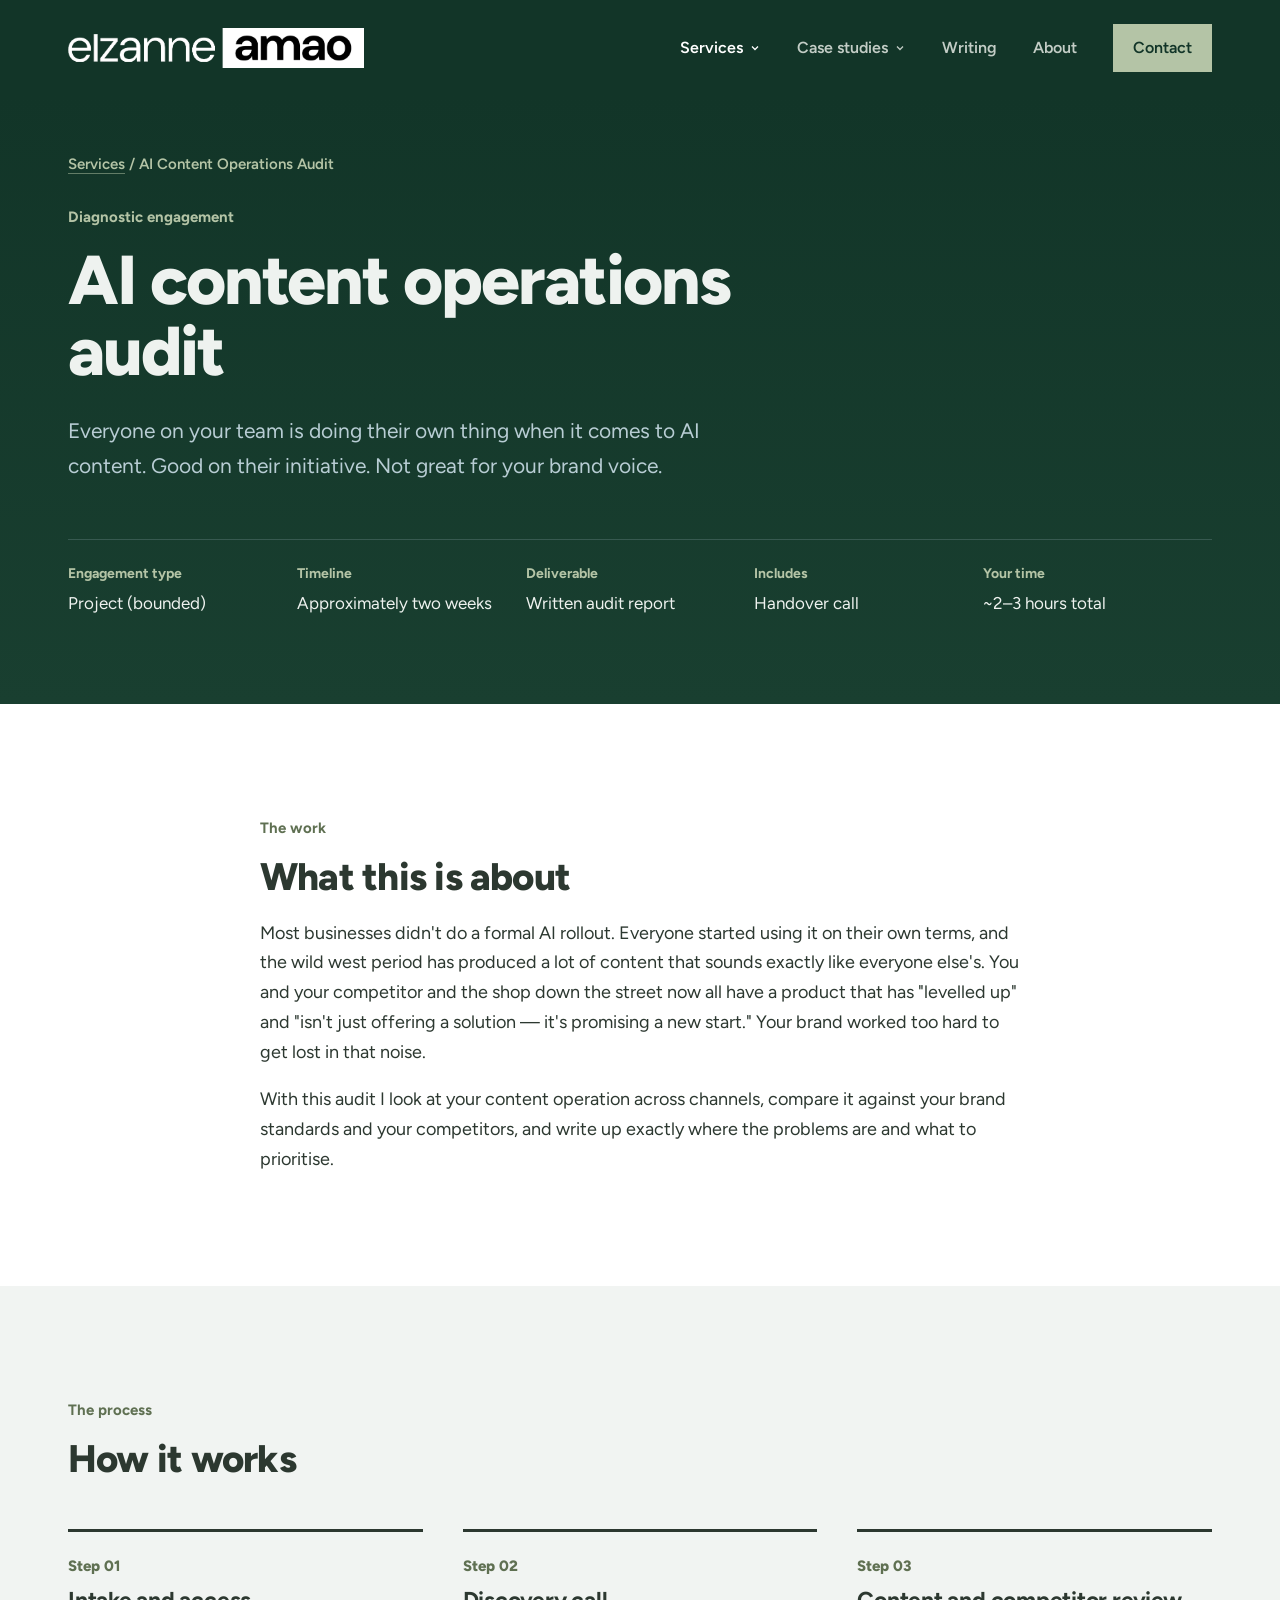
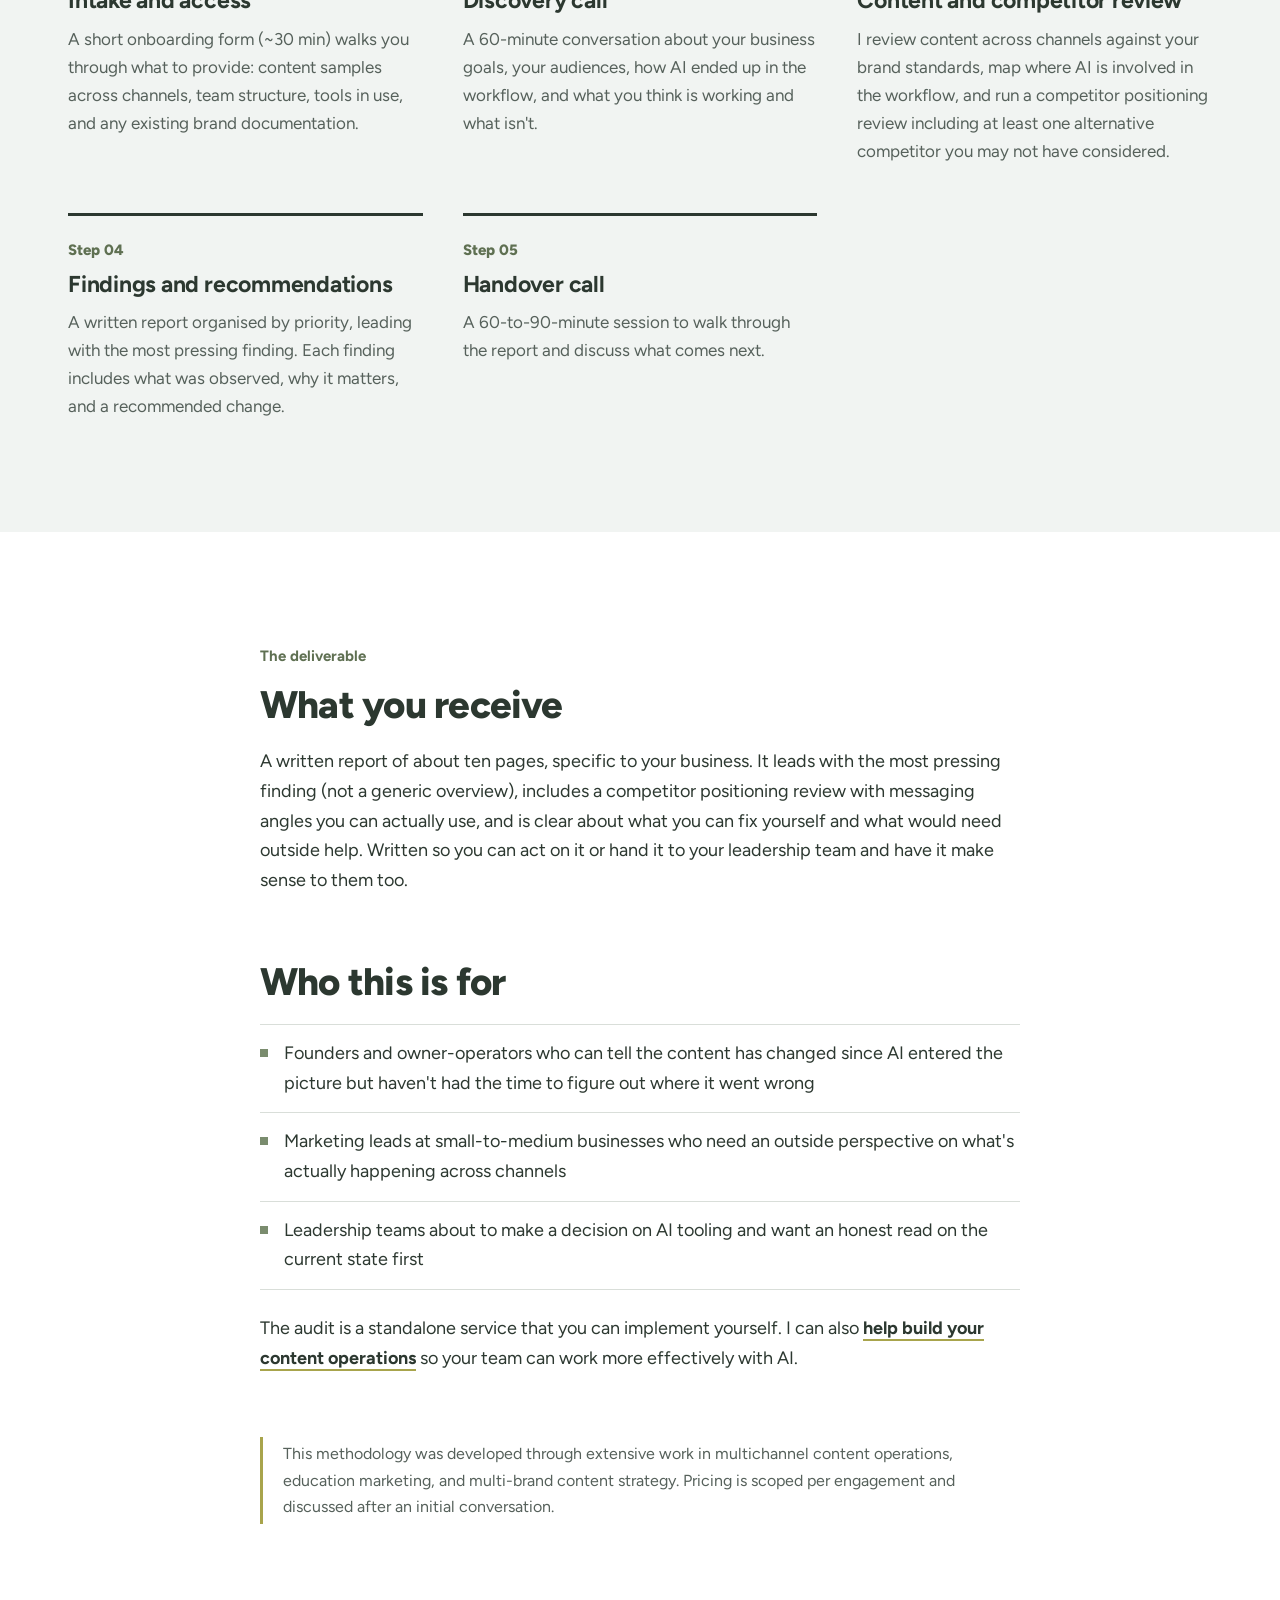
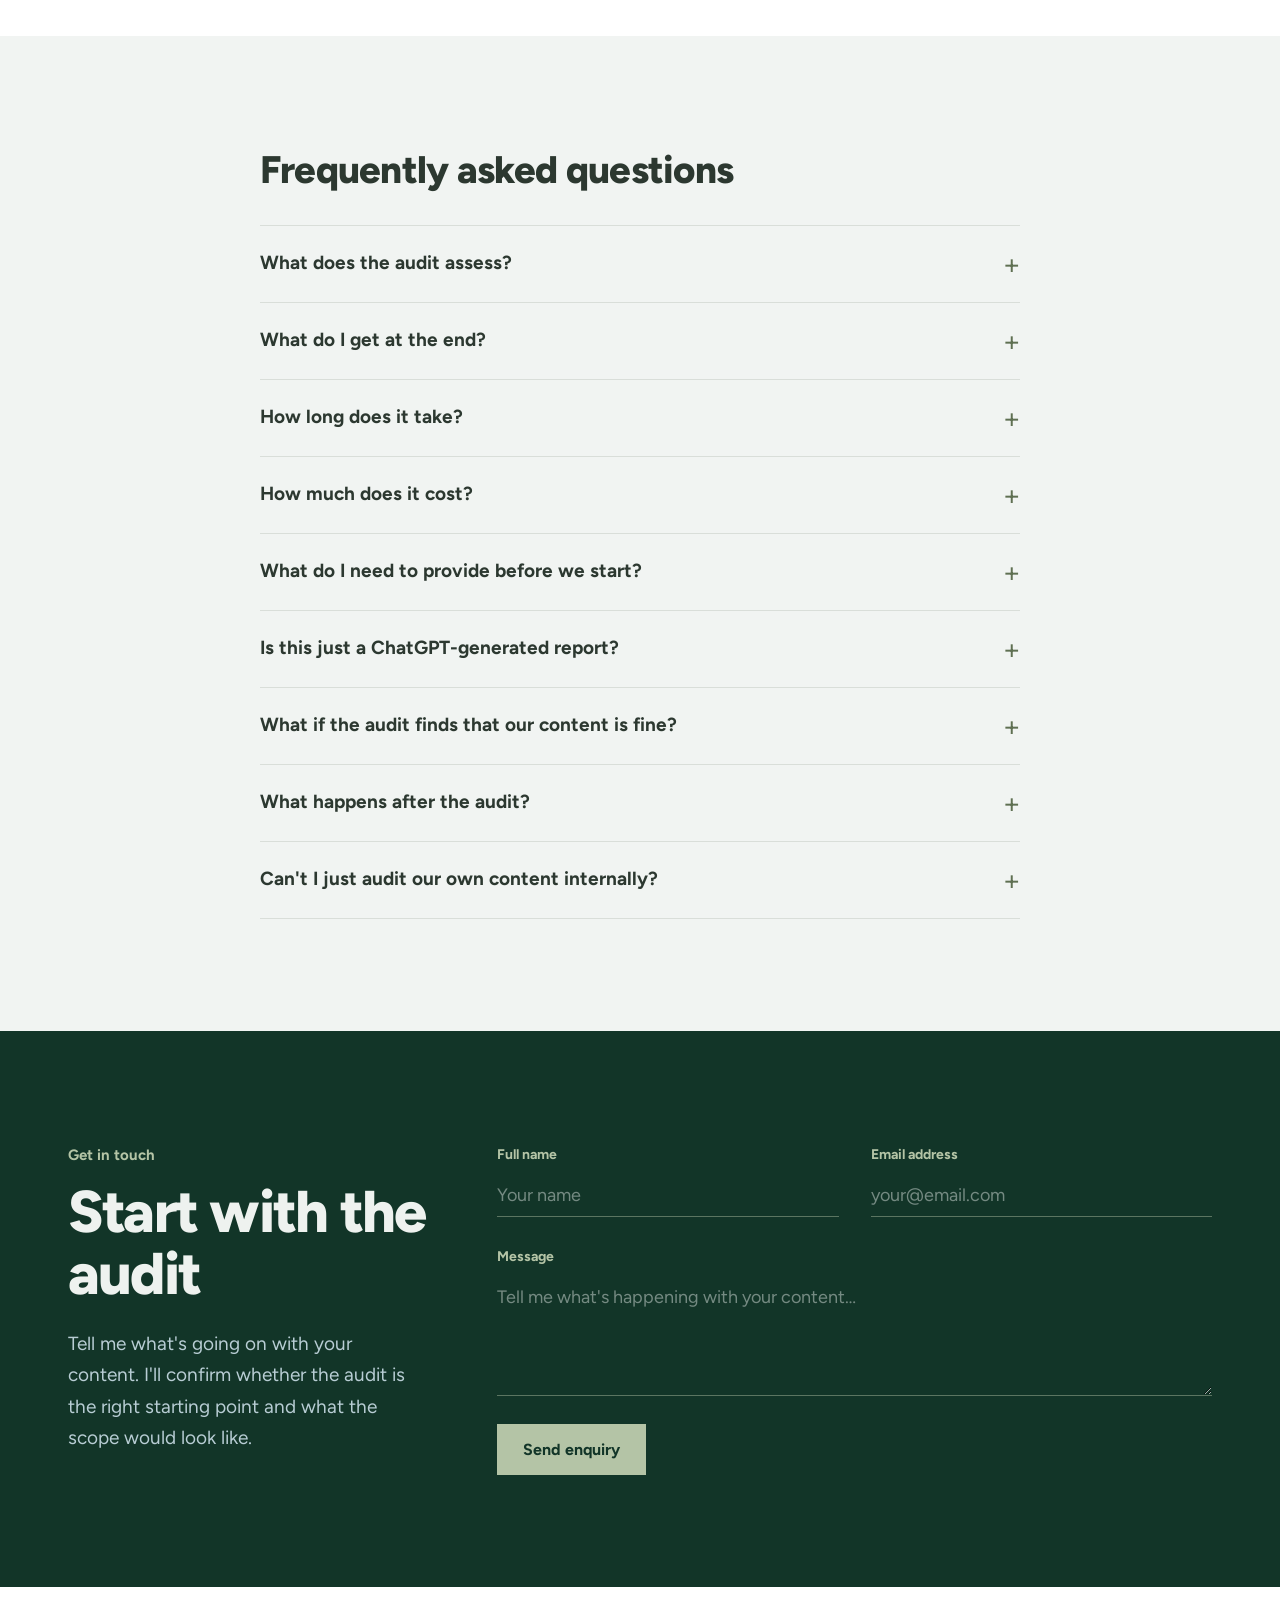
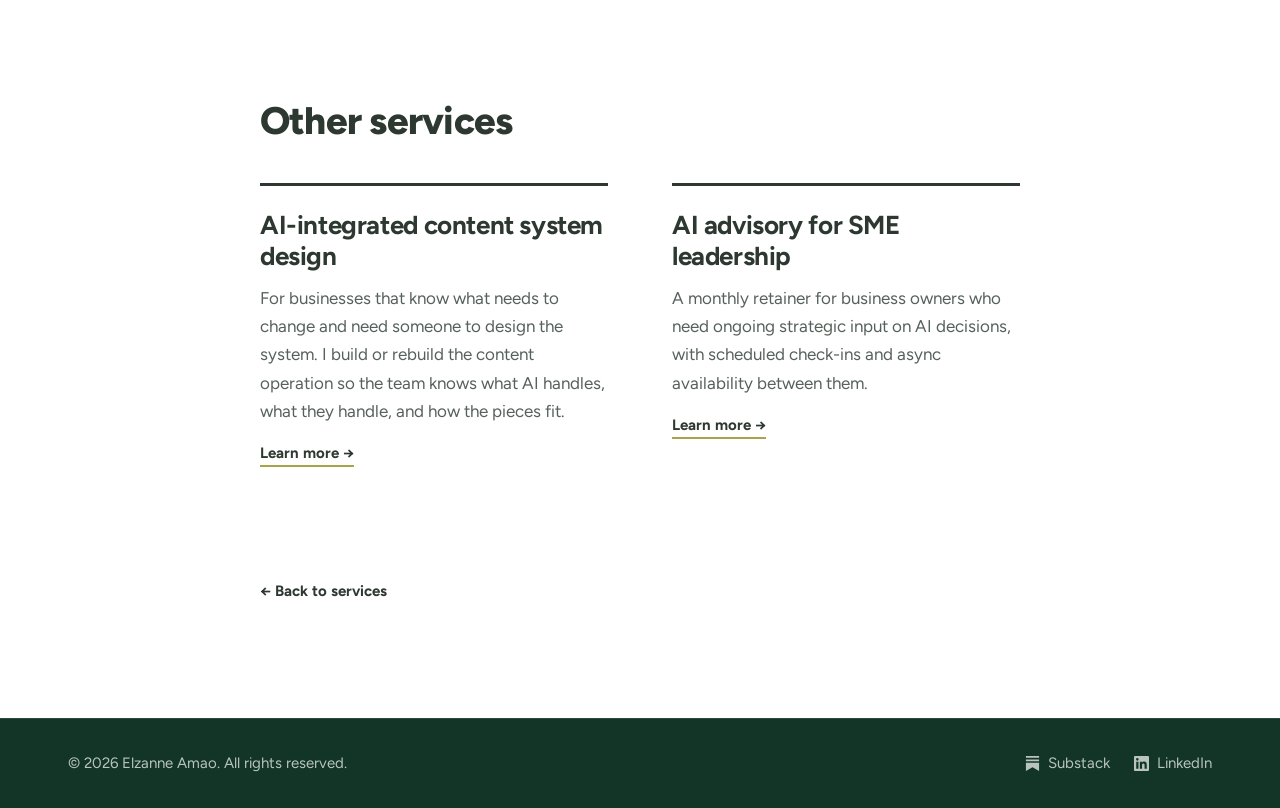
<file: ai-content-operations-audit.html>
<!DOCTYPE html>
<html lang="en">
<head>
  <meta charset="UTF-8">
  <meta name="viewport" content="width=device-width, initial-scale=1.0">
  <title>AI Content Operations Audit | Elzanne Amao Consulting</title>
  <meta name="description" content="A diagnostic assessment of your content quality and brand coherence after AI adoption. Written report with specific findings, competitor analysis, and prioritised recommendations. Project fee, two-week timeline.">
  <link rel="canonical" href="https://elzanneamao.netlify.app/ai-content-operations-audit.html">
  <meta property="og:title" content="AI Content Operations Audit | Elzanne Amao Consulting">
  <meta property="og:description" content="A diagnostic assessment of your content quality and brand coherence after AI adoption. Written report with specific findings, competitor analysis, and prioritised recommendations.">
  <meta property="og:type" content="website">
  <meta property="og:url" content="https://elzanneamao.netlify.app/ai-content-operations-audit.html">
  <meta property="og:image" content="https://elzanneamao.netlify.app/images/og-image.jpg?v=2">
  <meta property="og:locale" content="en_ZA">
  <meta name="twitter:card" content="summary_large_image">
  <meta name="twitter:title" content="AI Content Operations Audit | Elzanne Amao Consulting">
  <meta name="twitter:description" content="A diagnostic assessment of your content quality and brand coherence after AI adoption. Written report with specific findings, competitor analysis, and prioritised recommendations.">
  <meta name="twitter:image" content="https://elzanneamao.netlify.app/images/og-image.jpg?v=2">
  <script type="application/ld+json">
  {
    "@context": "https://schema.org",
    "@type": "FAQPage",
    "mainEntity": [
      {
        "@type": "Question",
        "name": "What does the audit assess?",
        "acceptedAnswer": {
          "@type": "Answer",
          "text": "The audit covers four areas: a content inventory and channel mapping; a quality and consistency assessment across your active channels checking both structural elements and voice and authenticity; a competitor content analysis covering three to five direct competitors; and a gap analysis identifying where your content operation is falling short, prioritised by business impact."
        }
      },
      {
        "@type": "Question",
        "name": "What do I get at the end?",
        "acceptedAnswer": {
          "@type": "Answer",
          "text": "A written report of approximately ten pages, plus a 60-to-90-minute handover call. The report includes an executive summary, a picture of your current content operation, findings organised by priority, a competitor landscape section, and a prioritised list of next steps."
        }
      },
      {
        "@type": "Question",
        "name": "How long does the audit take?",
        "acceptedAnswer": {
          "@type": "Answer",
          "text": "About two weeks from the discovery call to the handover call. The discovery call is an hour. The content review, competitor analysis, and report writing take three to eight days depending on scope."
        }
      },
      {
        "@type": "Question",
        "name": "How much does the audit cost?",
        "acceptedAnswer": {
          "@type": "Answer",
          "text": "The audit is a project fee based on the scope of your content operation: primarily the number of channels, the volume of content, and how many people are involved in producing it."
        }
      },
      {
        "@type": "Question",
        "name": "What do I need to provide before we start?",
        "acceptedAnswer": {
          "@type": "Answer",
          "text": "Content samples across your active channels, a summary of who produces and approves content, a list of the AI tools in use, and any existing brand documentation. If you don't have documentation, that's noted as a finding in itself."
        }
      },
      {
        "@type": "Question",
        "name": "Is this just a ChatGPT-generated report?",
        "acceptedAnswer": {
          "@type": "Answer",
          "text": "No. The audit involves a working session with you, a manual review of your content, and a competitor analysis. The quality and voice assessment is a human judgment call based on 16 years of content strategy and brand communication experience."
        }
      },
      {
        "@type": "Question",
        "name": "What if the audit finds that our content is fine?",
        "acceptedAnswer": {
          "@type": "Answer",
          "text": "Then the report says that, with specifics about what's working and why. The audit is a diagnostic: it reports what it finds, not what justifies further work."
        }
      },
      {
        "@type": "Question",
        "name": "What happens after the audit?",
        "acceptedAnswer": {
          "@type": "Answer",
          "text": "The audit is a complete, standalone deliverable. You can act on the recommendations yourself, brief an agency, or bring in another consultant. If the findings point to a need for a structured content system, we can discuss the system design engagement, but there's no obligation to continue."
        }
      },
      {
        "@type": "Question",
        "name": "Can't I just audit our own content internally?",
        "acceptedAnswer": {
          "@type": "Answer",
          "text": "You can review your content, but the value of an external audit is the perspective. People inside a business develop familiarity that makes it difficult to notice gradual drift. An external assessment catches what internal familiarity obscures, and the competitor analysis provides context you don't have from inside the operation."
        }
      }
    ]
  }
  </script>
  <link rel="icon" type="image/png" sizes="32x32" href="images/favicon-32.png">
  <link rel="apple-touch-icon" href="images/apple-touch-icon.png">
<link rel="preconnect" href="https://fonts.googleapis.com">
  <link rel="preconnect" href="https://fonts.gstatic.com" crossorigin>
<link href="https://fonts.googleapis.com/css2?family=Figtree:ital,wght@0,300..800;1,400&display=swap" rel="stylesheet">
<link rel="stylesheet" href="site.css?v=25">
<style>
  /* Page styles live in site.css (Service pages section) */
</style>
</head>
<body>

<header class="site-header">
  <nav class="wrap" aria-label="Main">
    <a href="index.html"><img src="images/logo-white.png" alt="Elzanne Amao" class="site-logo" width="857" height="116"></a>
    <button class="menu-btn" aria-expanded="false" aria-controls="site-links">Menu</button>
    <div class="links" id="site-links">
      <div class="dd is-current">
        <a href="index.html#services" class="dd-top">Services <svg class="chev" width="12" height="12" viewBox="0 0 24 24" fill="none" stroke="currentColor" stroke-width="2.5" aria-hidden="true"><path d="M6 9l6 6 6-6"/></svg></a>
        <div class="dd-menu">
          <a href="ai-content-operations-audit.html" aria-current="page">AI content operations audit</a>
          <a href="ai-integrated-content-system-design.html">AI-integrated content system design</a>
          <a href="ai-advisory-sme-leadership.html">AI advisory for SME leadership</a>
        </div>
      </div>
      <div class="dd">
        <a href="index.html#work" class="dd-top">Case studies <svg class="chev" width="12" height="12" viewBox="0 0 24 24" fill="none" stroke="currentColor" stroke-width="2.5" aria-hidden="true"><path d="M6 9l6 6 6-6"/></svg></a>
        <div class="dd-menu">
          <a href="think-orion-case-study.html">Think Orion</a>
          <a href="inscape-case-study.html">Inscape</a>
        </div>
      </div>
      <a href="index.html#writing">Writing</a>
      <a href="about.html">About</a>
      <a href="#contact" class="cta">Contact</a>
    </div>
  </nav>
</header>

<main>
<section class="page-hero">
  <div class="wrap">
    <p class="crumb"><a href="index.html#services">Services</a>  /  AI Content Operations Audit</p>
    <span class="eyebrow">Diagnostic engagement</span>
    <h1>AI content operations audit</h1>
    <p class="lede">Everyone on your team is doing their own thing when it comes to AI content. Good on their initiative. Not great for your brand voice.</p>
    <div class="facts">
        <div><span class="label">Engagement type</span><span class="value">Project (bounded)</span></div>
        <div><span class="label">Timeline</span><span class="value">Approximately two weeks</span></div>
        <div><span class="label">Deliverable</span><span class="value">Written audit report</span></div>
        <div><span class="label">Includes</span><span class="value">Handover call</span></div>
        <div><span class="label">Your time</span><span class="value">~2–3 hours total</span></div>
    </div>
  </div>
</section>

<div class="section-white">
  <div class="narrow">
    <section>
      <span class="eyebrow">The work</span>
      <h2>What this is about</h2>
      <p>Most businesses didn't do a formal AI rollout. Everyone started using it on their own terms, and the wild west period has produced a lot of content that sounds exactly like everyone else's. You and your competitor and the shop down the street now all have a product that has "levelled up" and "isn't just offering a solution — it's promising a new start." Your brand worked too hard to get lost in that noise.</p>
      <p>With this audit I look at your content operation across channels, compare it against your brand standards and your competitors, and write up exactly where the problems are and what to prioritise.</p>
    </section>
  </div>
</div>

<div class="section-pale">
  <div class="wrap">
    <span class="eyebrow">The process</span>
    <h2>How it works</h2>
    <div class="phase-bento">
      <div class="phase-card">
        <span class="phase-ghost">01</span>
        <span class="phase-num">Step 01</span>
        <h3>Intake and access</h3>
        <p>A short onboarding form (~30 min) walks you through what to provide: content samples across channels, team structure, tools in use, and any existing brand documentation.</p>
      </div>
      <div class="phase-card">
        <span class="phase-ghost">02</span>
        <span class="phase-num">Step 02</span>
        <h3>Discovery call</h3>
        <p>A 60-minute conversation about your business goals, your audiences, how AI ended up in the workflow, and what you think is working and what isn't.</p>
      </div>
      <div class="phase-card">
        <span class="phase-ghost">03</span>
        <span class="phase-num">Step 03</span>
        <h3>Content and competitor review</h3>
        <p>I review content across channels against your brand standards, map where AI is involved in the workflow, and run a competitor positioning review including at least one alternative competitor you may not have considered.</p>
      </div>
      <div class="phase-card">
        <span class="phase-ghost">04</span>
        <span class="phase-num">Step 04</span>
        <h3>Findings and recommendations</h3>
        <p>A written report organised by priority, leading with the most pressing finding. Each finding includes what was observed, why it matters, and a recommended change.</p>
      </div>
      <div class="phase-card">
        <span class="phase-ghost">05</span>
        <span class="phase-num">Step 05</span>
        <h3>Handover call</h3>
        <p>A 60-to-90-minute session to walk through the report and discuss what comes next.</p>
      </div>
    </div>
  </div>
</div>

<div class="section-white">
  <div class="narrow">
    <section>
      <span class="eyebrow">The deliverable</span>
      <h2>What you receive</h2>
      <p>A written report of about ten pages, specific to your business. It leads with the most pressing finding (not a generic overview), includes a competitor positioning review with messaging angles you can actually use, and is clear about what you can fix yourself and what would need outside help. Written so you can act on it or hand it to your leadership team and have it make sense to them too.</p>
    </section>
    <section>
      <h2>Who this is for</h2>
      <ul class="audience-list">
        <li>Founders and owner-operators who can tell the content has changed since AI entered the picture but haven't had the time to figure out where it went wrong</li>
        <li>Marketing leads at small-to-medium businesses who need an outside perspective on what's actually happening across channels</li>
        <li>Leadership teams about to make a decision on AI tooling and want an honest read on the current state first</li>
      </ul>
      <p class="audience-standalone">The audit is a standalone service that you can implement yourself. I can also <a href="ai-integrated-content-system-design.html">help build your content operations</a> so your team can work more effectively with AI.</p>
    </section>
    <div class="methodology">
      <p>This methodology was developed through extensive work in multichannel content operations, education marketing, and multi-brand content strategy. Pricing is scoped per engagement and discussed after an initial conversation.</p>
    </div>
  </div>
</div>

<div class="faq-band">
  <div class="narrow">
    <h2>Frequently asked questions</h2>
    <div class="accent-line"></div>
    <div class="faq-list">
              <details name="faq">
          <summary>What does the audit assess?</summary>
          <div class="faq-answer"><p>The audit covers four areas. First, a content inventory and channel mapping: what you're producing, where, how frequently, and who's involved. Second, a quality and consistency assessment across your active channels, checking both structural elements (value propositions, calls to action, audience specificity) and voice and authenticity (does this sound like your brand, or could it belong to anyone). Third, a competitor content analysis covering three to five direct competitors and their positioning. Fourth, a gap analysis identifying where your content operation is falling short, prioritised by business impact.</p></div>
        </details>
              <details name="faq">
          <summary>What do I get at the end?</summary>
          <div class="faq-answer"><p>A written report of approximately ten pages, plus a 60-to-90-minute handover call to walk through the findings. The report includes an executive summary, a picture of your current content operation, findings organised by priority (each with a specific observation, why it matters, and a recommended change), a competitor landscape section, and a prioritised list of next steps. Recommendations are directional: they tell you what to change and why, with enough specificity to act on.</p></div>
        </details>
              <details name="faq">
          <summary>How long does it take?</summary>
          <div class="faq-answer"><p>About two weeks from the discovery call to the handover call. The discovery call is an hour. The content review, competitor analysis, and report writing take three to eight days depending on the scope of your content operation. The handover call follows within a few days of the report being ready.</p></div>
        </details>
              <details name="faq">
          <summary>How much does it cost?</summary>
          <div class="faq-answer"><p>The audit is a project fee based on the scope of your content operation: primarily the number of channels, the volume of content, and how many people are involved in producing it. I can give you a specific number after a short conversation about what you're working with.</p></div>
        </details>
              <details name="faq">
          <summary>What do I need to provide before we start?</summary>
          <div class="faq-answer"><p>Content samples across your active channels (as much history as you have; a year is ideal), a summary of who on your team produces, approves, and publishes content, a list of the AI tools in use and how they're being used, and any existing brand documentation (style guides, tone of voice documents, content briefs). If you don't have documentation, that's noted as a finding in itself.</p></div>
        </details>
              <details name="faq">
          <summary>Is this just a ChatGPT-generated report?</summary>
          <div class="faq-answer"><p>No. The audit involves a working session with you, a manual review of your content across channels, and a competitor analysis. AI tools assist with parts of the research, but the quality and voice assessment (the core of the audit) is a human judgment call based on 16 years of content strategy and brand communication experience. The report is written for your specific business, not generated from a template.</p></div>
        </details>
              <details name="faq">
          <summary>What if the audit finds that our content is fine?</summary>
          <div class="faq-answer"><p>Then the report says that, with specifics about what's working and why. The audit is a diagnostic: it reports what it finds, not what justifies further work. If your content is strong and your AI workflow is producing consistent, on-brand output, that's a useful finding too. It means you can invest your time and budget elsewhere.</p></div>
        </details>
              <details name="faq">
          <summary>What happens after the audit?</summary>
          <div class="faq-answer"><p>The audit is a complete, standalone deliverable. You can act on the recommendations yourself, brief an agency, or bring in another consultant. If the findings point to a need for a structured content system, we can discuss the system design engagement, but there's no obligation to continue working with me, and the audit report gives you everything you need to move forward independently.</p></div>
        </details>
              <details name="faq">
          <summary>Can't I just audit our own content internally?</summary>
          <div class="faq-answer"><p>You can review your content, but the value of an external audit is the perspective. People inside a business develop familiarity with their own content that makes it difficult to notice gradual drift. You read your own website every day, so you stop seeing where the tone has shifted or where the messaging has become generic. An external assessment catches what internal familiarity obscures, and the competitor analysis provides context you don't have from inside the operation.</p></div>
        </details>
    </div>
  </div>
</div>

  <!-- Contact -->
  <section id="contact" class="dark contact">
    <div class="wrap split">
      <div class="reveal">
        <span class="eyebrow">Get in touch</span>
        <h2>Start with the audit</h2>
        <p class="sub">Tell me what's going on with your content. I'll confirm whether the audit is the right starting point and what the scope would look like.</p>
      </div>
      <form name="contact" method="POST" data-netlify="true" netlify-honeypot="bot-field" class="reveal">
        <input type="hidden" name="form-name" value="contact">
        <!-- Honeypot: hidden from people; bots that fill it in are discarded by Netlify -->
        <p class="hp" aria-hidden="true"><label>Leave this empty <input name="bot-field" tabindex="-1" autocomplete="off"></label></p>
        <input type="hidden" name="page" value="AI content operations audit">
        <div class="form-row">
          <div class="field">
            <label for="audit-name">Full name</label>
            <input type="text" id="audit-name" name="name" placeholder="Your name" required autocomplete="name">
          </div>
          <div class="field">
            <label for="audit-email">Email address</label>
            <input type="email" id="audit-email" name="email" placeholder="your@email.com" required autocomplete="email">
          </div>
        </div>
        <div class="field">
          <label for="audit-message">Message</label>
          <textarea id="audit-message" name="message" placeholder="Tell me what's happening with your content…"></textarea>
        </div>
        <button type="submit" class="btn btn-light">Send enquiry</button>
      </form>
    </div>
  </section>

<div class="related">
  <div class="narrow">
    <h2>Other services</h2>
    <div class="related-grid">
      <a href="ai-integrated-content-system-design.html" class="related-card">
        <h3>AI-integrated content system design</h3>
        <p>For businesses that know what needs to change and need someone to design the system. I build or rebuild the content operation so the team knows what AI handles, what they handle, and how the pieces fit.</p>
        <span class="more">Learn more <span class="arrow">→</span></span>
      </a>
      <a href="ai-advisory-sme-leadership.html" class="related-card">
        <h3>AI advisory for SME leadership</h3>
        <p>A monthly retainer for business owners who need ongoing strategic input on AI decisions, with scheduled check-ins and async availability between them.</p>
        <span class="more">Learn more <span class="arrow">→</span></span>
      </a>
    </div>
    <a class="back" href="index.html#services"><span class="arrow back">&larr;</span> Back to services</a>
  </div>
</div>

</main>

<footer>
  <div class="wrap">
    <span>© 2026 Elzanne Amao. All rights reserved.</span>
    <div class="social">
      <a href="https://elzanneamao.substack.com" target="_blank" rel="noopener"><svg width="15" height="15" viewBox="0 0 24 24" fill="currentColor" aria-hidden="true"><path d="M22.539 8.242H1.46V5.406h21.08v2.836zM1.46 10.812V24L12 18.11 22.54 24V10.812H1.46zM22.54 0H1.46v2.836h21.08V0z"/></svg>Substack</a>
      <a href="https://www.linkedin.com/in/elzanneamao" target="_blank" rel="noopener"><svg width="15" height="15" viewBox="0 0 24 24" fill="currentColor" aria-hidden="true"><path d="M20.447 20.452h-3.554v-5.569c0-1.328-.027-3.037-1.852-3.037-1.853 0-2.136 1.445-2.136 2.939v5.667H9.351V9h3.414v1.561h.046c.477-.9 1.637-1.85 3.37-1.85 3.601 0 4.267 2.37 4.267 5.455v6.286zM5.337 7.433a2.062 2.062 0 0 1-2.063-2.065 2.064 2.064 0 1 1 2.063 2.065zm1.782 13.019H3.555V9h3.564v11.452zM22.225 0H1.771C.792 0 0 .774 0 1.729v20.542C0 23.227.792 24 1.771 24h20.451C23.2 24 24 23.227 24 22.271V1.729C24 .774 23.2 0 22.222 0h.003z"/></svg>LinkedIn</a>
    </div>
  </div>
</footer>

<script src="site.js?v=25"></script>
</body>
</html>
</file>
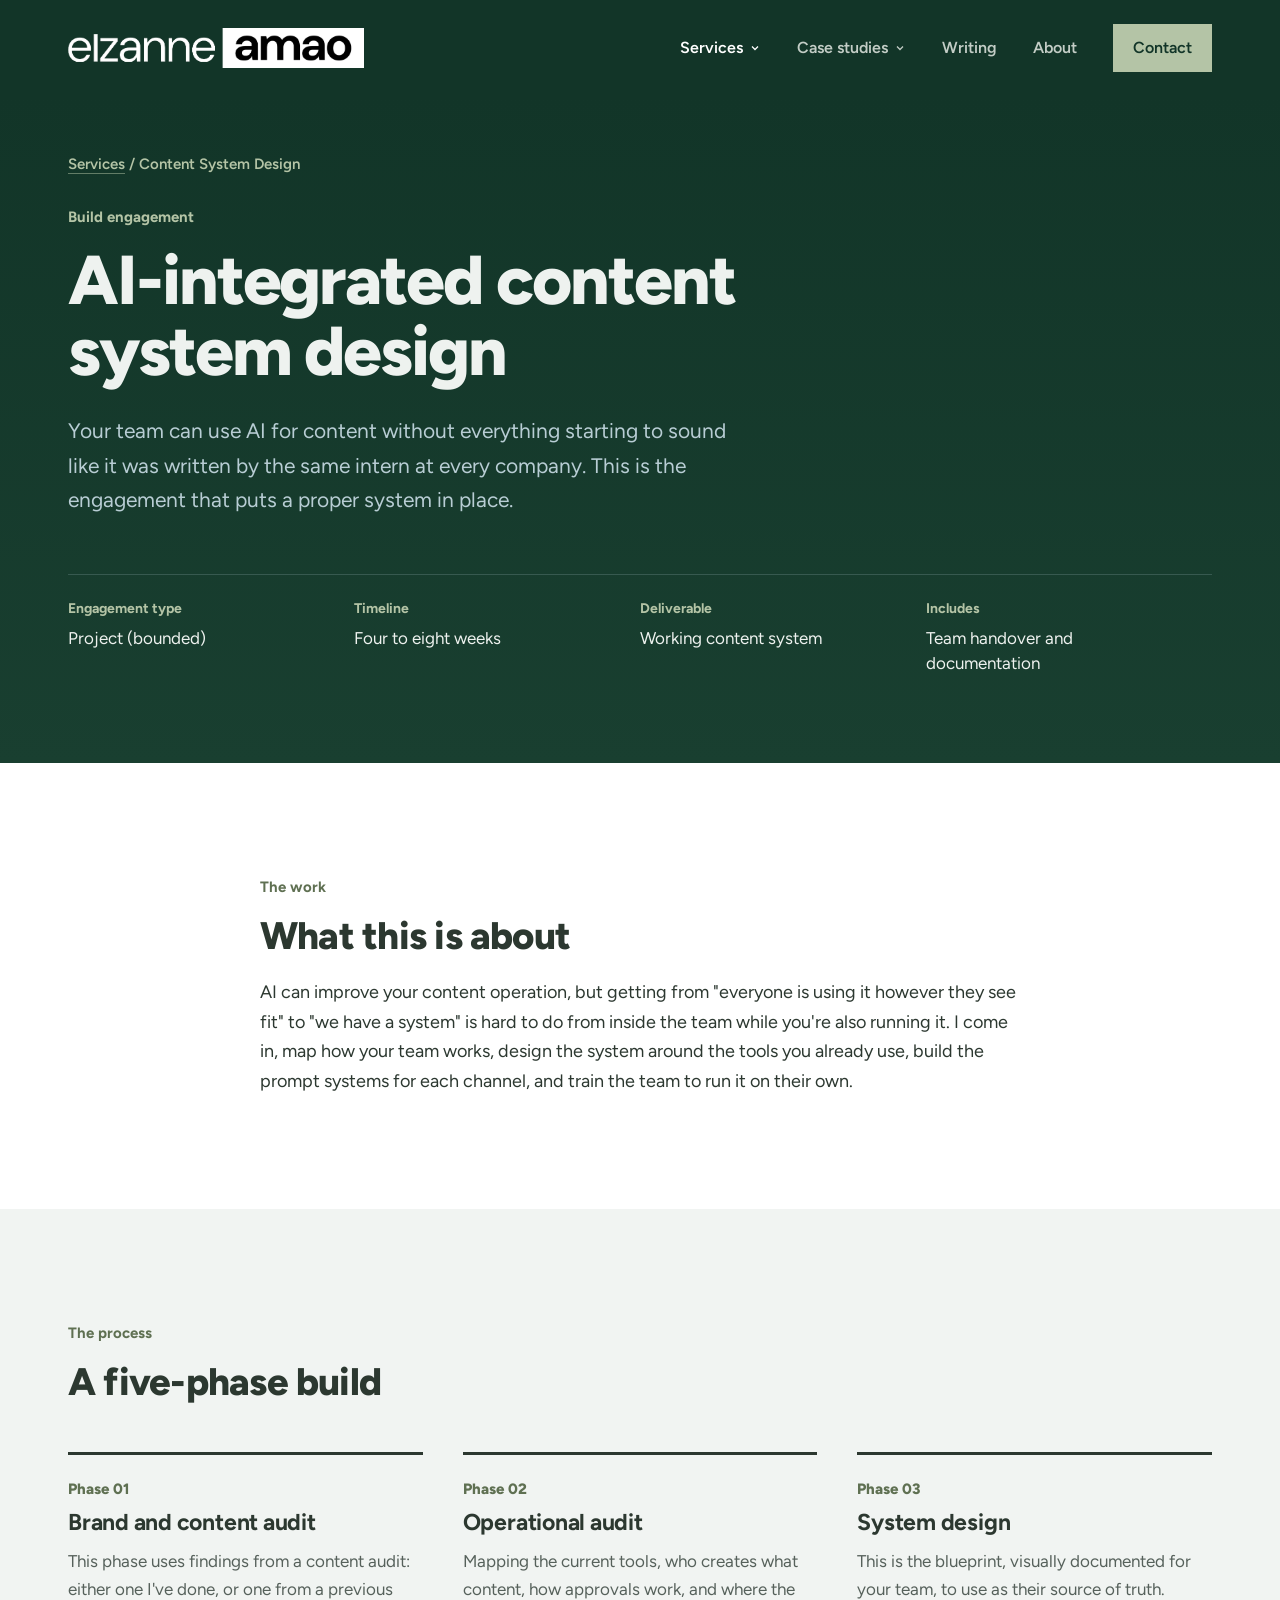
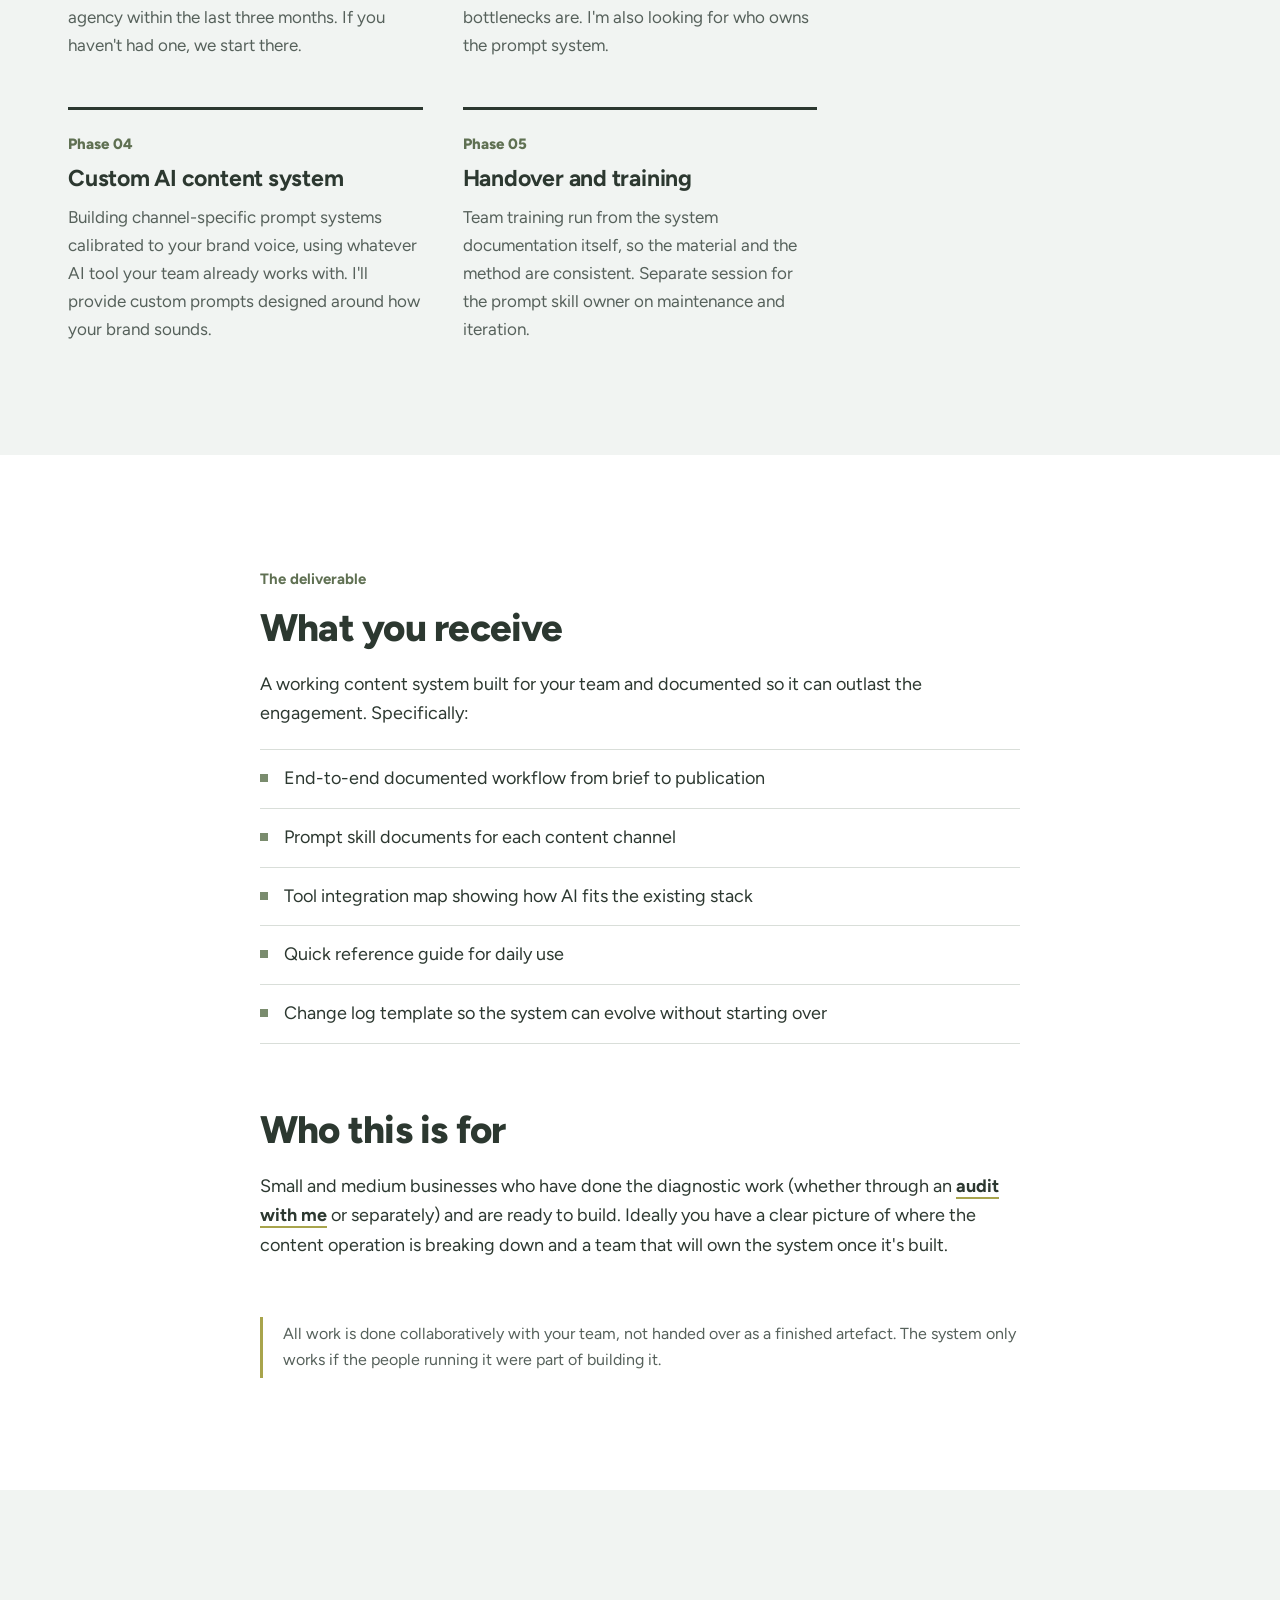
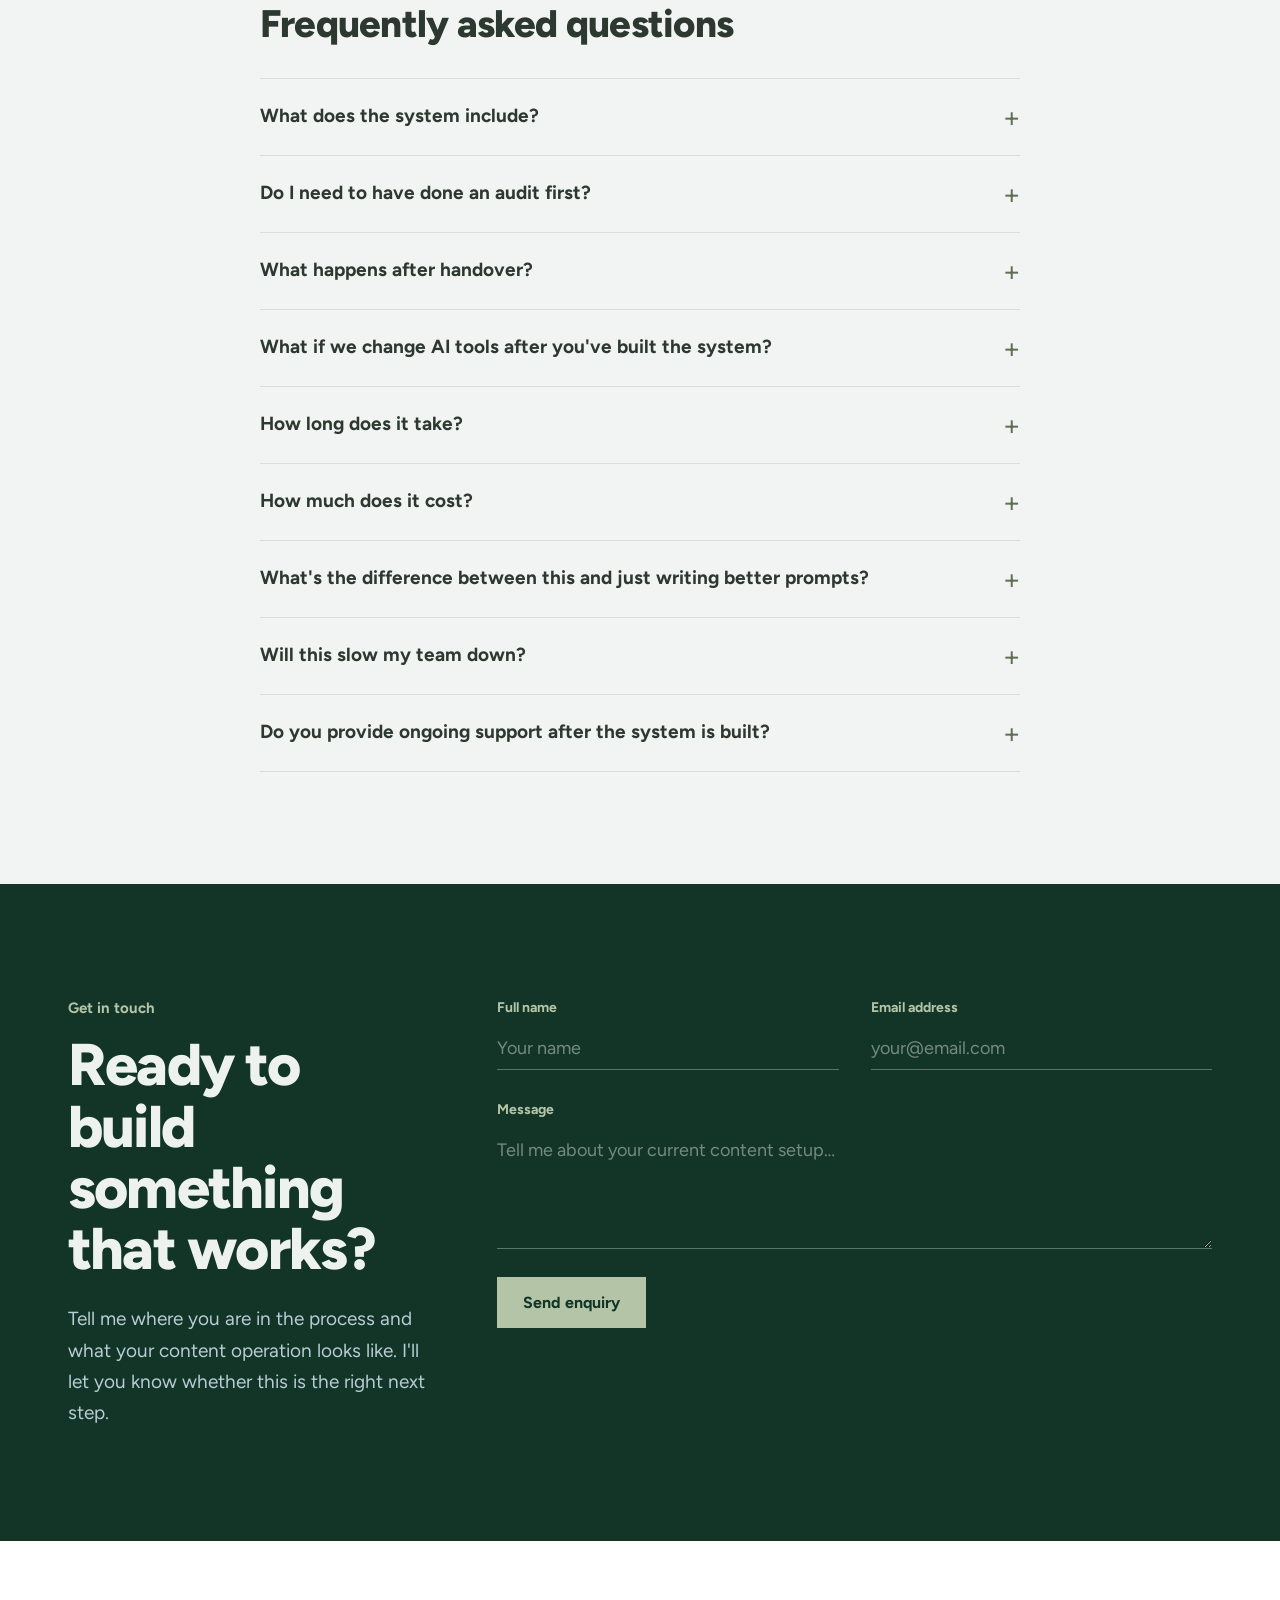
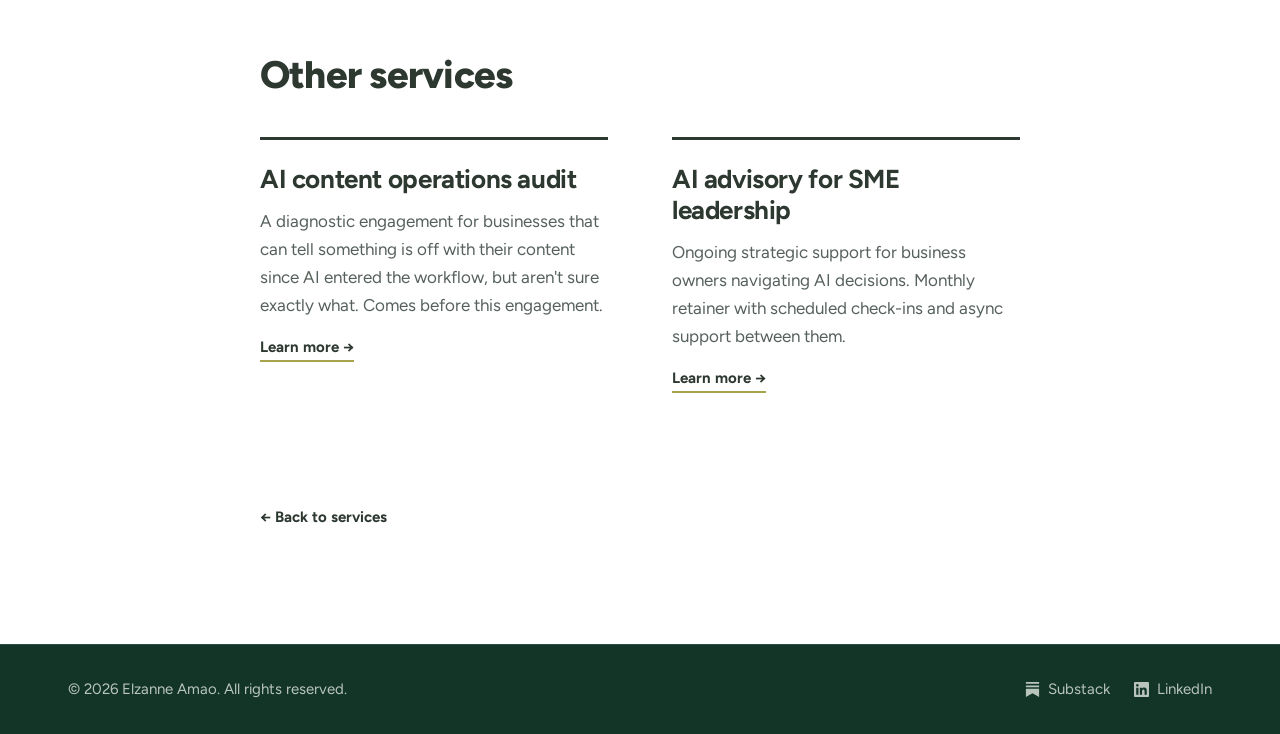
<file: ai-integrated-content-system-design.html>
<!DOCTYPE html>
<html lang="en">
<head>
  <meta charset="UTF-8">
  <meta name="viewport" content="width=device-width, initial-scale=1.0">
  <title>AI-Integrated Content System Design | Elzanne Amao</title>
  <meta name="description" content="A documented content operations system for AI-assisted work: workflow, prompt architecture per channel, decision rights, and team training. Built for your business, handed over at completion.">
  <link rel="canonical" href="https://elzanneamao.netlify.app/ai-integrated-content-system-design.html">
  <meta property="og:title" content="AI-Integrated Content System Design | Elzanne Amao">
  <meta property="og:description" content="A documented content operations system for AI-assisted work: workflow, prompt architecture per channel, decision rights, and team training. Built for your business, handed over at completion.">
  <meta property="og:type" content="website">
  <meta property="og:url" content="https://elzanneamao.netlify.app/ai-integrated-content-system-design.html">
  <meta property="og:image" content="https://elzanneamao.netlify.app/images/og-image.jpg?v=2">
  <meta property="og:locale" content="en_ZA">
  <meta name="twitter:card" content="summary_large_image">
  <meta name="twitter:title" content="AI-Integrated Content System Design | Elzanne Amao">
  <meta name="twitter:description" content="A documented content operations system for AI-assisted work: workflow, prompt architecture per channel, decision rights, and team training. Built for your business, handed over at completion.">
  <meta name="twitter:image" content="https://elzanneamao.netlify.app/images/og-image.jpg?v=2">
  <script type="application/ld+json">
  {
    "@context": "https://schema.org",
    "@type": "FAQPage",
    "mainEntity": [
      {
        "@type": "Question",
        "name": "What does the system include?",
        "acceptedAnswer": {
          "@type": "Answer",
          "text": "The deliverable is a documented content operations system including: an end-to-end workflow from brief to publication, a RACI matrix defining who decides what at each stage, one prompt skill document per channel, a tool integration map, a change log, a quick reference guide, and a team training session."
        }
      },
      {
        "@type": "Question",
        "name": "Do I need to have done an audit first?",
        "acceptedAnswer": {
          "@type": "Answer",
          "text": "The system design requires an understanding of your brand and where the content is currently falling short. That can come from my audit or from equivalent work done independently. I also run an operational audit as part of the system design engagement itself."
        }
      },
      {
        "@type": "Question",
        "name": "What happens after handover?",
        "acceptedAnswer": {
          "@type": "Answer",
          "text": "You run it. The system is designed so your team operates it independently. Someone on your team is identified as the skill owner and receives specific training on how to maintain and adjust the system. There is no ongoing dependency on me after handover."
        }
      },
      {
        "@type": "Question",
        "name": "What if we change AI tools after you've built the system?",
        "acceptedAnswer": {
          "@type": "Answer",
          "text": "The prompt skill documents are written in markdown, which is platform-agnostic. They work in ChatGPT, Claude, Copilot, Gemini, or any other tool that accepts structured text prompts. If you switch tools, the system moves with you."
        }
      },
      {
        "@type": "Question",
        "name": "How long does the system design take?",
        "acceptedAnswer": {
          "@type": "Answer",
          "text": "Four to five weeks for a contained operation (one brand, one to two content channels, a small team). Six to eight weeks for a more complex one with multiple brands, three or more channels, or cross-functional workflows."
        }
      },
      {
        "@type": "Question",
        "name": "How much does the system design cost?",
        "acceptedAnswer": {
          "@type": "Answer",
          "text": "The system design is a project fee based on the complexity of the build: primarily the number of channels, the team size, the number of tools involved, and whether content workflow crosses into other functions."
        }
      },
      {
        "@type": "Question",
        "name": "What's the difference between this and just writing better prompts?",
        "acceptedAnswer": {
          "@type": "Answer",
          "text": "A prompt is a single instruction for a single output. A content system is the infrastructure that governs how your team produces content consistently. The prompt skill documents are one component of the system. They sit inside a workflow with decision rights, review stages, and a governance structure."
        }
      },
      {
        "@type": "Question",
        "name": "Will this slow my team down?",
        "acceptedAnswer": {
          "@type": "Answer",
          "text": "The system is designed to fit into how your team already works. The prompt skill documents replace the improvised prompting your team does now. The workflow formalises decisions that are already being made informally. For most teams, the initial adjustment period is a few days."
        }
      },
      {
        "@type": "Question",
        "name": "Do you provide ongoing support after the system is built?",
        "acceptedAnswer": {
          "@type": "Answer",
          "text": "The system design engagement ends at handover. If you want ongoing strategic support, that's the advisory retainer: a separate engagement with a three-month minimum. The system is designed to work without ongoing external involvement."
        }
      }
    ]
  }
  </script>
  <link rel="icon" type="image/png" sizes="32x32" href="images/favicon-32.png">
  <link rel="apple-touch-icon" href="images/apple-touch-icon.png">
<link rel="preconnect" href="https://fonts.googleapis.com">
  <link rel="preconnect" href="https://fonts.gstatic.com" crossorigin>
<link href="https://fonts.googleapis.com/css2?family=Figtree:ital,wght@0,300..800;1,400&display=swap" rel="stylesheet">
<link rel="stylesheet" href="site.css?v=25">
<style>
  /* Page styles live in site.css (Service pages section) */
</style>
</head>
<body>

<header class="site-header">
  <nav class="wrap" aria-label="Main">
    <a href="index.html"><img src="images/logo-white.png" alt="Elzanne Amao" class="site-logo" width="857" height="116"></a>
    <button class="menu-btn" aria-expanded="false" aria-controls="site-links">Menu</button>
    <div class="links" id="site-links">
      <div class="dd is-current">
        <a href="index.html#services" class="dd-top">Services <svg class="chev" width="12" height="12" viewBox="0 0 24 24" fill="none" stroke="currentColor" stroke-width="2.5" aria-hidden="true"><path d="M6 9l6 6 6-6"/></svg></a>
        <div class="dd-menu">
          <a href="ai-content-operations-audit.html">AI content operations audit</a>
          <a href="ai-integrated-content-system-design.html" aria-current="page">AI-integrated content system design</a>
          <a href="ai-advisory-sme-leadership.html">AI advisory for SME leadership</a>
        </div>
      </div>
      <div class="dd">
        <a href="index.html#work" class="dd-top">Case studies <svg class="chev" width="12" height="12" viewBox="0 0 24 24" fill="none" stroke="currentColor" stroke-width="2.5" aria-hidden="true"><path d="M6 9l6 6 6-6"/></svg></a>
        <div class="dd-menu">
          <a href="think-orion-case-study.html">Think Orion</a>
          <a href="inscape-case-study.html">Inscape</a>
        </div>
      </div>
      <a href="index.html#writing">Writing</a>
      <a href="about.html">About</a>
      <a href="#contact" class="cta">Contact</a>
    </div>
  </nav>
</header>

<main>
<section class="page-hero">
  <div class="wrap">
    <p class="crumb"><a href="index.html#services">Services</a>  /  Content System Design</p>
    <span class="eyebrow">Build engagement</span>
    <h1>AI-integrated content system design</h1>
    <p class="lede">Your team can use AI for content without everything starting to sound like it was written by the same intern at every company. This is the engagement that puts a proper system in place.</p>
    <div class="facts">
        <div><span class="label">Engagement type</span><span class="value">Project (bounded)</span></div>
        <div><span class="label">Timeline</span><span class="value">Four to eight weeks</span></div>
        <div><span class="label">Deliverable</span><span class="value">Working content system</span></div>
        <div><span class="label">Includes</span><span class="value">Team handover and documentation</span></div>
    </div>
  </div>
</section>

<div class="section-white">
  <div class="narrow">
    <section>
      <span class="eyebrow">The work</span>
      <h2>What this is about</h2>
      <p>AI can improve your content operation, but getting from "everyone is using it however they see fit" to "we have a system" is hard to do from inside the team while you're also running it. I come in, map how your team works, design the system around the tools you already use, build the prompt systems for each channel, and train the team to run it on their own.</p>
    </section>
  </div>
</div>

<div class="section-pale">
  <div class="wrap">
    <span class="eyebrow">The process</span>
    <h2>A five-phase build</h2>
    <div class="phase-bento">
      <div class="phase-card">
        <span class="phase-ghost">01</span>
        <span class="phase-num">Phase 01</span>
        <h3>Brand and content audit</h3>
        <p>This phase uses findings from a content audit: either one I've done, or one from a previous agency within the last three months. If you haven't had one, we start there.</p>
      </div>
      <div class="phase-card">
        <span class="phase-ghost">02</span>
        <span class="phase-num">Phase 02</span>
        <h3>Operational audit</h3>
        <p>Mapping the current tools, who creates what content, how approvals work, and where the bottlenecks are. I'm also looking for who owns the prompt system.</p>
      </div>
      <div class="phase-card">
        <span class="phase-ghost">03</span>
        <span class="phase-num">Phase 03</span>
        <h3>System design</h3>
        <p>This is the blueprint, visually documented for your team, to use as their source of truth.</p>
      </div>
      <div class="phase-card">
        <span class="phase-ghost">04</span>
        <span class="phase-num">Phase 04</span>
        <h3>Custom AI content system</h3>
        <p>Building channel-specific prompt systems calibrated to your brand voice, using whatever AI tool your team already works with. I'll provide custom prompts designed around how your brand sounds.</p>
      </div>
      <div class="phase-card">
        <span class="phase-ghost">05</span>
        <span class="phase-num">Phase 05</span>
        <h3>Handover and training</h3>
        <p>Team training run from the system documentation itself, so the material and the method are consistent. Separate session for the prompt skill owner on maintenance and iteration.</p>
      </div>
    </div>
  </div>
</div>

<div class="section-white">
  <div class="narrow">
    <section>
      <span class="eyebrow">The deliverable</span>
      <h2>What you receive</h2>
      <p>A working content system built for your team and documented so it can outlast the engagement. Specifically:</p>
      <ul class="audience-list" style="margin-top:20px;">
        <li>End-to-end documented workflow from brief to publication</li>
        <li>Prompt skill documents for each content channel</li>
        <li>Tool integration map showing how AI fits the existing stack</li>
        <li>Quick reference guide for daily use</li>
        <li>Change log template so the system can evolve without starting over</li>
      </ul>
    </section>
    <section>
      <h2>Who this is for</h2>
      <p>Small and medium businesses who have done the diagnostic work (whether through an <a href="ai-content-operations-audit.html" target="_blank" rel="noopener">audit with me</a> or separately) and are ready to build. Ideally you have a clear picture of where the content operation is breaking down and a team that will own the system once it's built.</p>
<div class="methodology">
        <p>All work is done collaboratively with your team, not handed over as a finished artefact. The system only works if the people running it were part of building it.</p>
      </div>
    </section>
  </div>
</div>

<div class="faq-band">
  <div class="narrow">
    <h2>Frequently asked questions</h2>
    <div class="accent-line"></div>
    <div class="faq-list">
              <details name="faq">
          <summary>What does the system include?</summary>
          <div class="faq-answer"><p>The deliverable is a documented content operations system with several components: an end-to-end workflow from brief to publication, a RACI matrix defining who decides what at each stage, one prompt skill document per channel (written in markdown, platform-agnostic), a tool integration map, a change log, a quick reference guide, and a team training session. The prompt skill documents encode your brand voice, messaging standards, and quality expectations into structured prompts your team uses in their AI tools.</p></div>
        </details>
              <details name="faq">
          <summary>Do I need to have done an audit first?</summary>
          <div class="faq-answer"><p>The system design requires an understanding of your brand, its voice, and where the content is currently falling short. That can come from my audit (the natural entry point) or from equivalent work done independently, but the input needs to exist. I also run an operational audit as part of the system design engagement itself, mapping how your team currently works, which tools they use, and where the workflow breaks down. The system is designed against real findings, not assumptions.</p></div>
        </details>
              <details name="faq">
          <summary>What happens after handover?</summary>
          <div class="faq-answer"><p>You run it. The system is designed so your team operates it independently. Someone on your team is identified during the engagement as the skill owner: the person with enough brand judgment to maintain and update the prompt system over time. They receive specific training on how to maintain and adjust the system as your business evolves. There is no ongoing dependency on me after handover.</p></div>
        </details>
              <details name="faq">
          <summary>What if we change AI tools after you've built the system?</summary>
          <div class="faq-answer"><p>The prompt skill documents are written in markdown, which is platform-agnostic. They work in ChatGPT, Claude, Copilot, Gemini, or any other tool that accepts structured text prompts. If you switch tools, the system moves with you. The workflow documentation and governance structure are also tool-independent: they describe how your team works, not which software they use.</p></div>
        </details>
              <details name="faq">
          <summary>How long does it take?</summary>
          <div class="faq-answer"><p>Four to five weeks for a contained operation (one brand, one to two content channels, a small team). Six to eight weeks for a more complex one (multiple brands or audience segments, three or more channels, cross-functional workflows). The timeline includes the operational audit, system design, prompt system build, documentation, and training.</p></div>
        </details>
              <details name="faq">
          <summary>How much does it cost?</summary>
          <div class="faq-answer"><p>The system design is a project fee based on the complexity of the build: primarily the number of channels (each requires its own prompt skill document), the team size, the number of tools involved, and whether content workflow crosses into other functions like sales or product. I'll put together a specific scope and fee after an initial conversation about what you're working with.</p></div>
        </details>
              <details name="faq">
          <summary>What's the difference between this and just writing better prompts?</summary>
          <div class="faq-answer"><p>A prompt is a single instruction for a single output. A content system is the infrastructure that governs how your team produces content consistently: who does what, in what order, with what tools, against what standards. The prompt skill documents are one component of the system. They encode your brand voice and channel-specific requirements into structured prompts. But they sit inside a workflow with decision rights, review stages, and a governance structure that ensures consistency across people and over time. Writing a good prompt solves one task. The system solves the organisational problem.</p></div>
        </details>
              <details name="faq">
          <summary>Will this slow my team down?</summary>
          <div class="faq-answer"><p>The system is designed to fit into how your team already works, not to add bureaucratic layers on top of it. The prompt skill documents replace the improvised prompting your team does now. They don't add a step, they replace an inconsistent one with a consistent one. The workflow formalises decisions that are already being made informally (who reviews, who approves, what qualifies as ready to publish). For most teams, the initial adjustment period is a few days before the new process becomes routine.</p></div>
        </details>
              <details name="faq">
          <summary>Do you provide ongoing support after the system is built?</summary>
          <div class="faq-answer"><p>The system design engagement ends at handover. If you want ongoing strategic support (someone to check in on how the system is working, adjust it as your business or tools evolve, and advise on content and AI decisions), that's the advisory retainer, a separate engagement with a three-month minimum. The system is designed to work without ongoing external involvement, but the retainer is available for businesses that want it.</p></div>
        </details>
    </div>
  </div>
</div>

  <!-- Contact -->
  <section id="contact" class="dark contact">
    <div class="wrap split">
      <div class="reveal">
        <span class="eyebrow">Get in touch</span>
        <h2>Ready to build something that works?</h2>
        <p class="sub">Tell me where you are in the process and what your content operation looks like. I'll let you know whether this is the right next step.</p>
      </div>
      <form name="contact" method="POST" data-netlify="true" netlify-honeypot="bot-field" class="reveal">
        <input type="hidden" name="form-name" value="contact">
        <!-- Honeypot: hidden from people; bots that fill it in are discarded by Netlify -->
        <p class="hp" aria-hidden="true"><label>Leave this empty <input name="bot-field" tabindex="-1" autocomplete="off"></label></p>
        <input type="hidden" name="page" value="AI-integrated content system design">
        <div class="form-row">
          <div class="field">
            <label for="sd-name">Full name</label>
            <input type="text" id="sd-name" name="name" placeholder="Your name" required autocomplete="name">
          </div>
          <div class="field">
            <label for="sd-email">Email address</label>
            <input type="email" id="sd-email" name="email" placeholder="your@email.com" required autocomplete="email">
          </div>
        </div>
        <div class="field">
          <label for="sd-message">Message</label>
          <textarea id="sd-message" name="message" placeholder="Tell me about your current content setup…"></textarea>
        </div>
        <button type="submit" class="btn btn-light">Send enquiry</button>
      </form>
    </div>
  </section>

<div class="related">
  <div class="narrow">
    <h2>Other services</h2>
    <div class="related-grid">
      <a href="ai-content-operations-audit.html" class="related-card">
        <h3>AI content operations audit</h3>
        <p>A diagnostic engagement for businesses that can tell something is off with their content since AI entered the workflow, but aren't sure exactly what. Comes before this engagement.</p>
        <span class="more">Learn more <span class="arrow">→</span></span>
      </a>
      <a href="ai-advisory-sme-leadership.html" class="related-card">
        <h3>AI advisory for SME leadership</h3>
        <p>Ongoing strategic support for business owners navigating AI decisions. Monthly retainer with scheduled check-ins and async support between them.</p>
        <span class="more">Learn more <span class="arrow">→</span></span>
      </a>
    </div>
    <a class="back" href="index.html#services"><span class="arrow back">&larr;</span> Back to services</a>
  </div>
</div>

</main>

<footer>
  <div class="wrap">
    <span>© 2026 Elzanne Amao. All rights reserved.</span>
    <div class="social">
      <a href="https://elzanneamao.substack.com" target="_blank" rel="noopener"><svg width="15" height="15" viewBox="0 0 24 24" fill="currentColor" aria-hidden="true"><path d="M22.539 8.242H1.46V5.406h21.08v2.836zM1.46 10.812V24L12 18.11 22.54 24V10.812H1.46zM22.54 0H1.46v2.836h21.08V0z"/></svg>Substack</a>
      <a href="https://www.linkedin.com/in/elzanneamao" target="_blank" rel="noopener"><svg width="15" height="15" viewBox="0 0 24 24" fill="currentColor" aria-hidden="true"><path d="M20.447 20.452h-3.554v-5.569c0-1.328-.027-3.037-1.852-3.037-1.853 0-2.136 1.445-2.136 2.939v5.667H9.351V9h3.414v1.561h.046c.477-.9 1.637-1.85 3.37-1.85 3.601 0 4.267 2.37 4.267 5.455v6.286zM5.337 7.433a2.062 2.062 0 0 1-2.063-2.065 2.064 2.064 0 1 1 2.063 2.065zm1.782 13.019H3.555V9h3.564v11.452zM22.225 0H1.771C.792 0 0 .774 0 1.729v20.542C0 23.227.792 24 1.771 24h20.451C23.2 24 24 23.227 24 22.271V1.729C24 .774 23.2 0 22.222 0h.003z"/></svg>LinkedIn</a>
    </div>
  </div>
</footer>

<script src="site.js?v=25"></script>
</body>
</html>
</file>
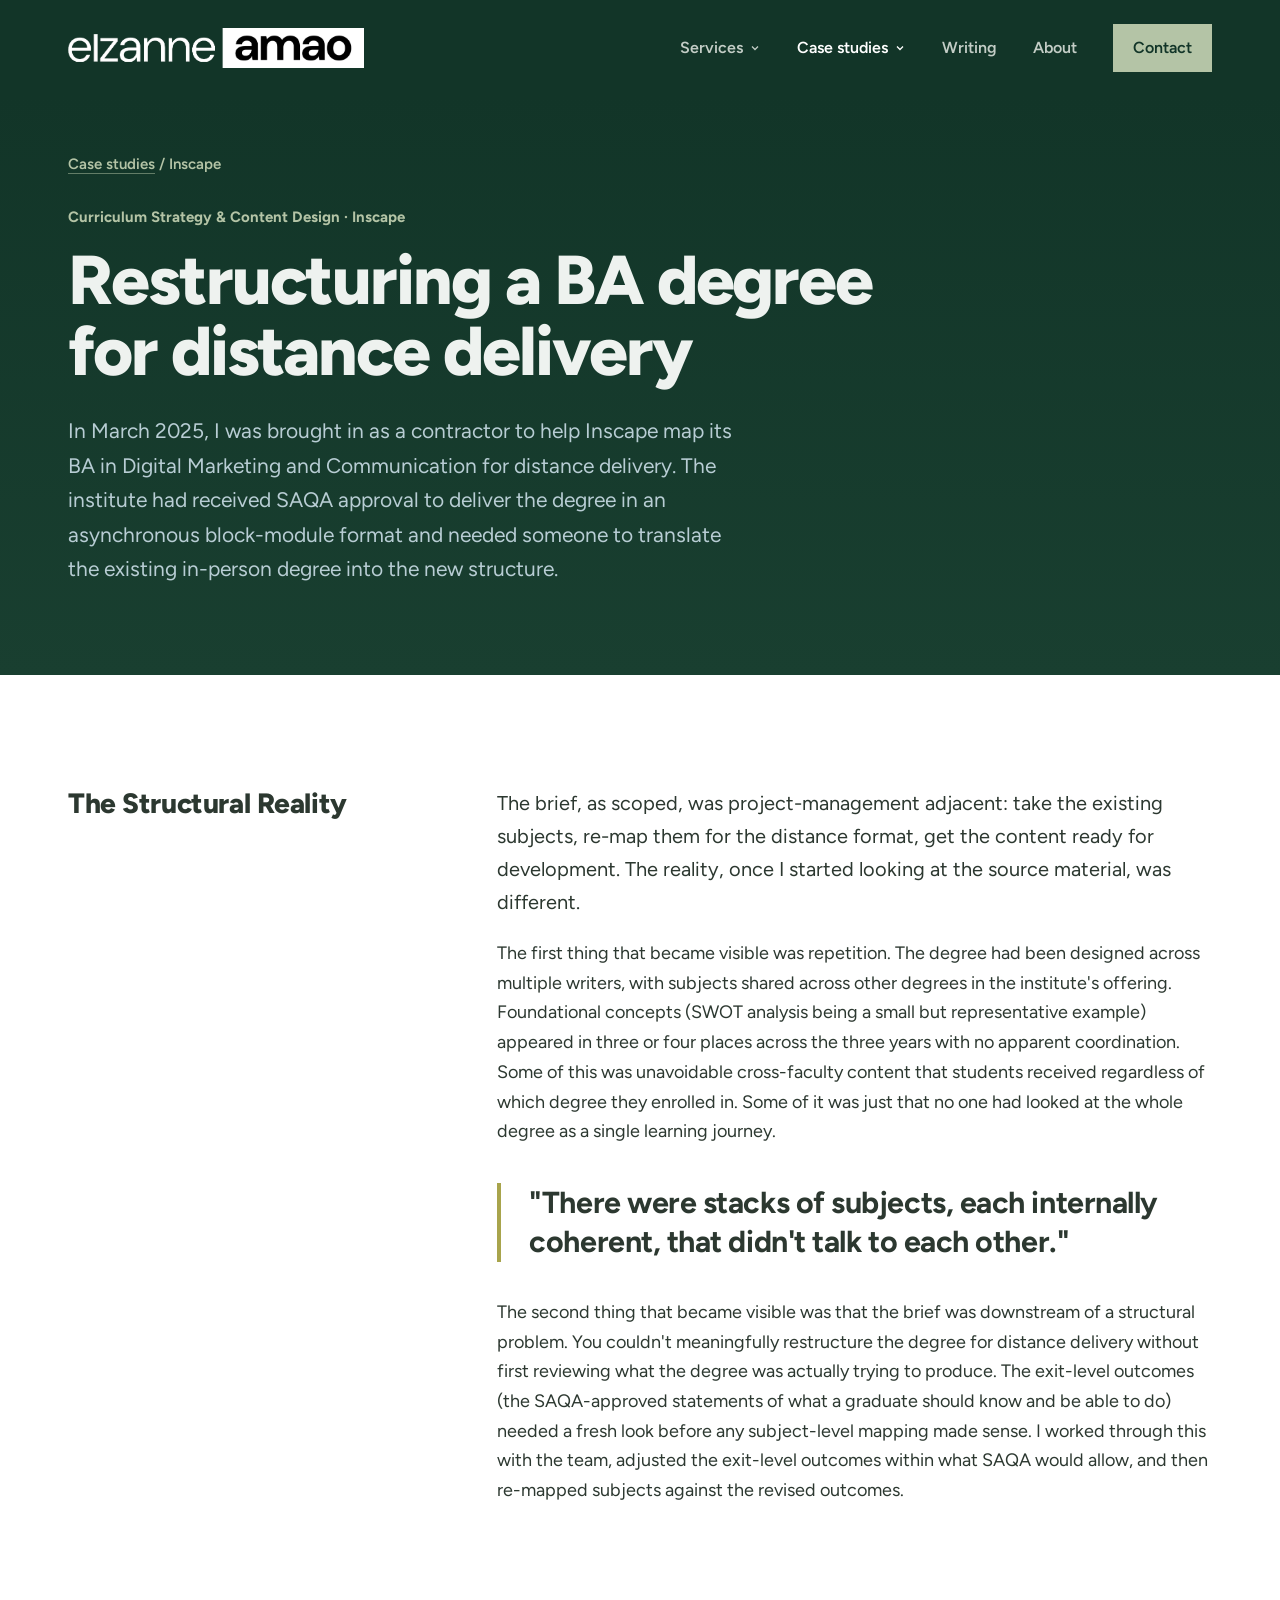
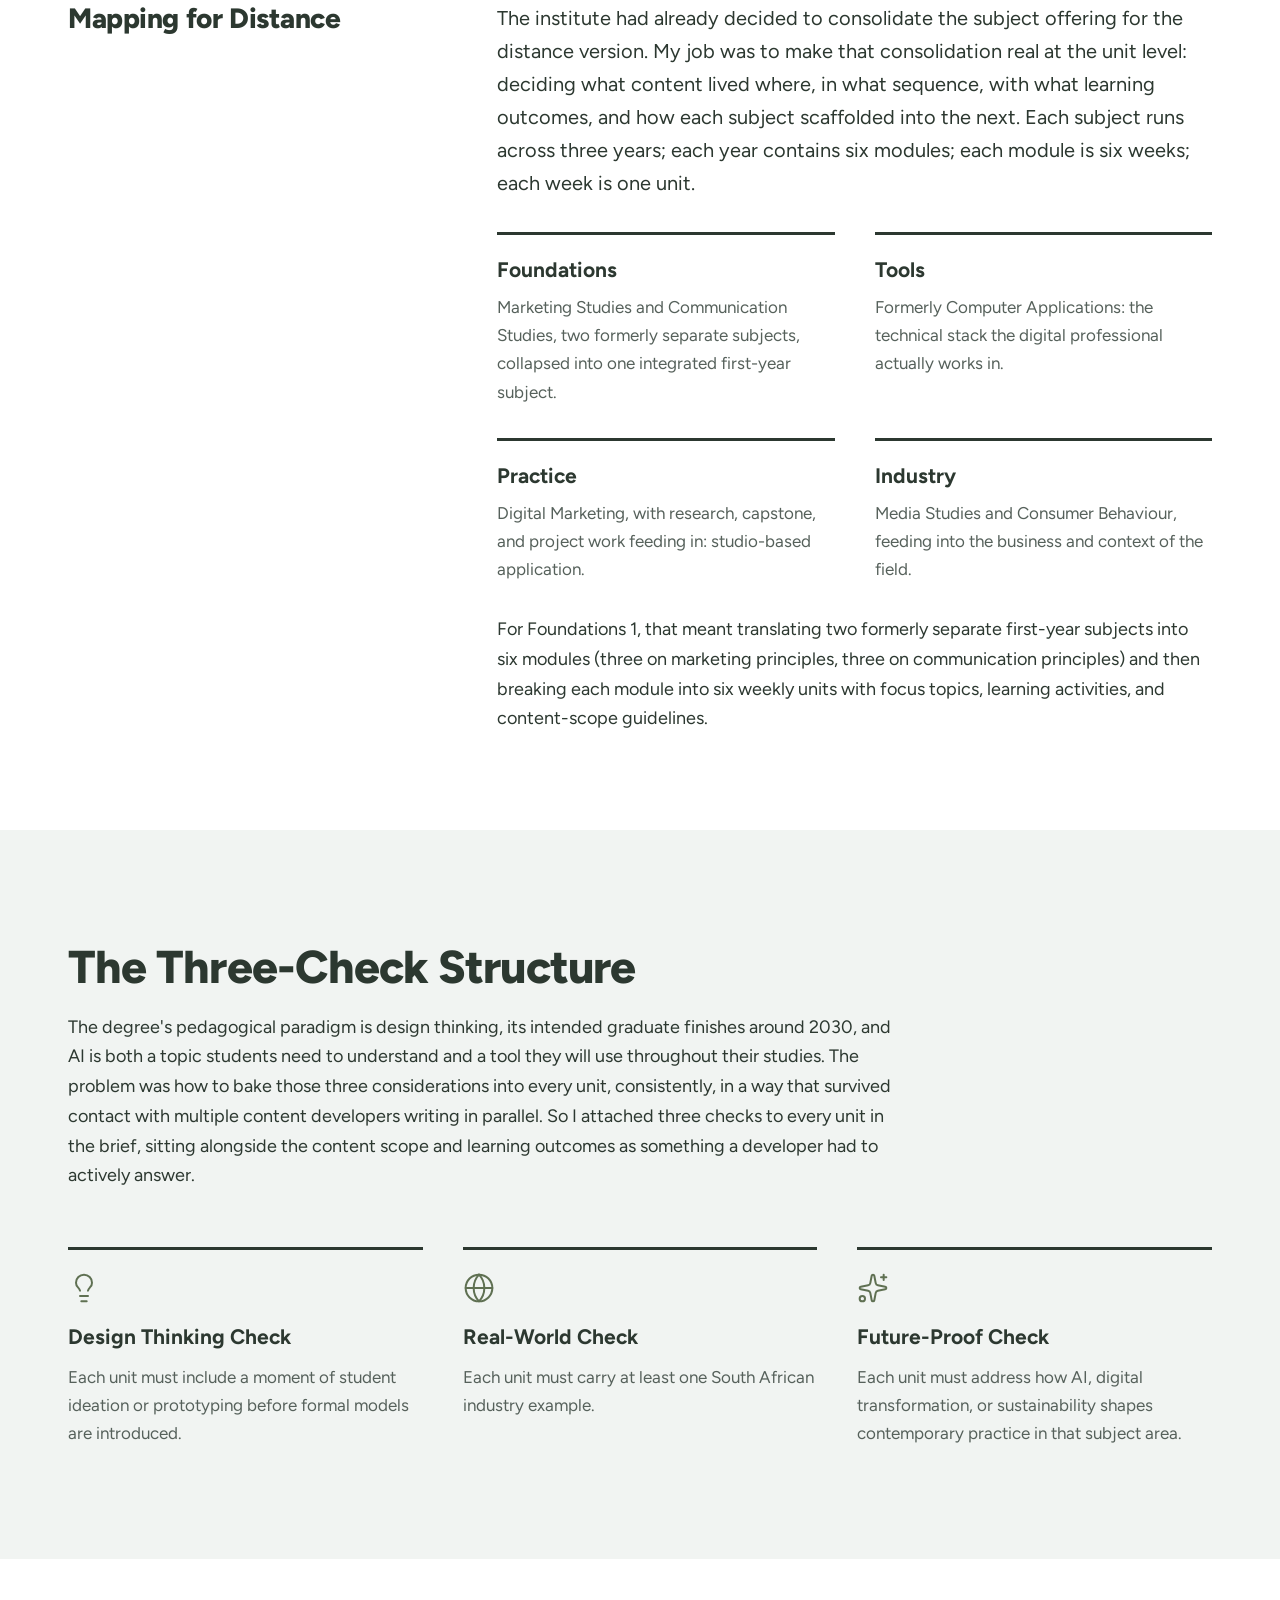
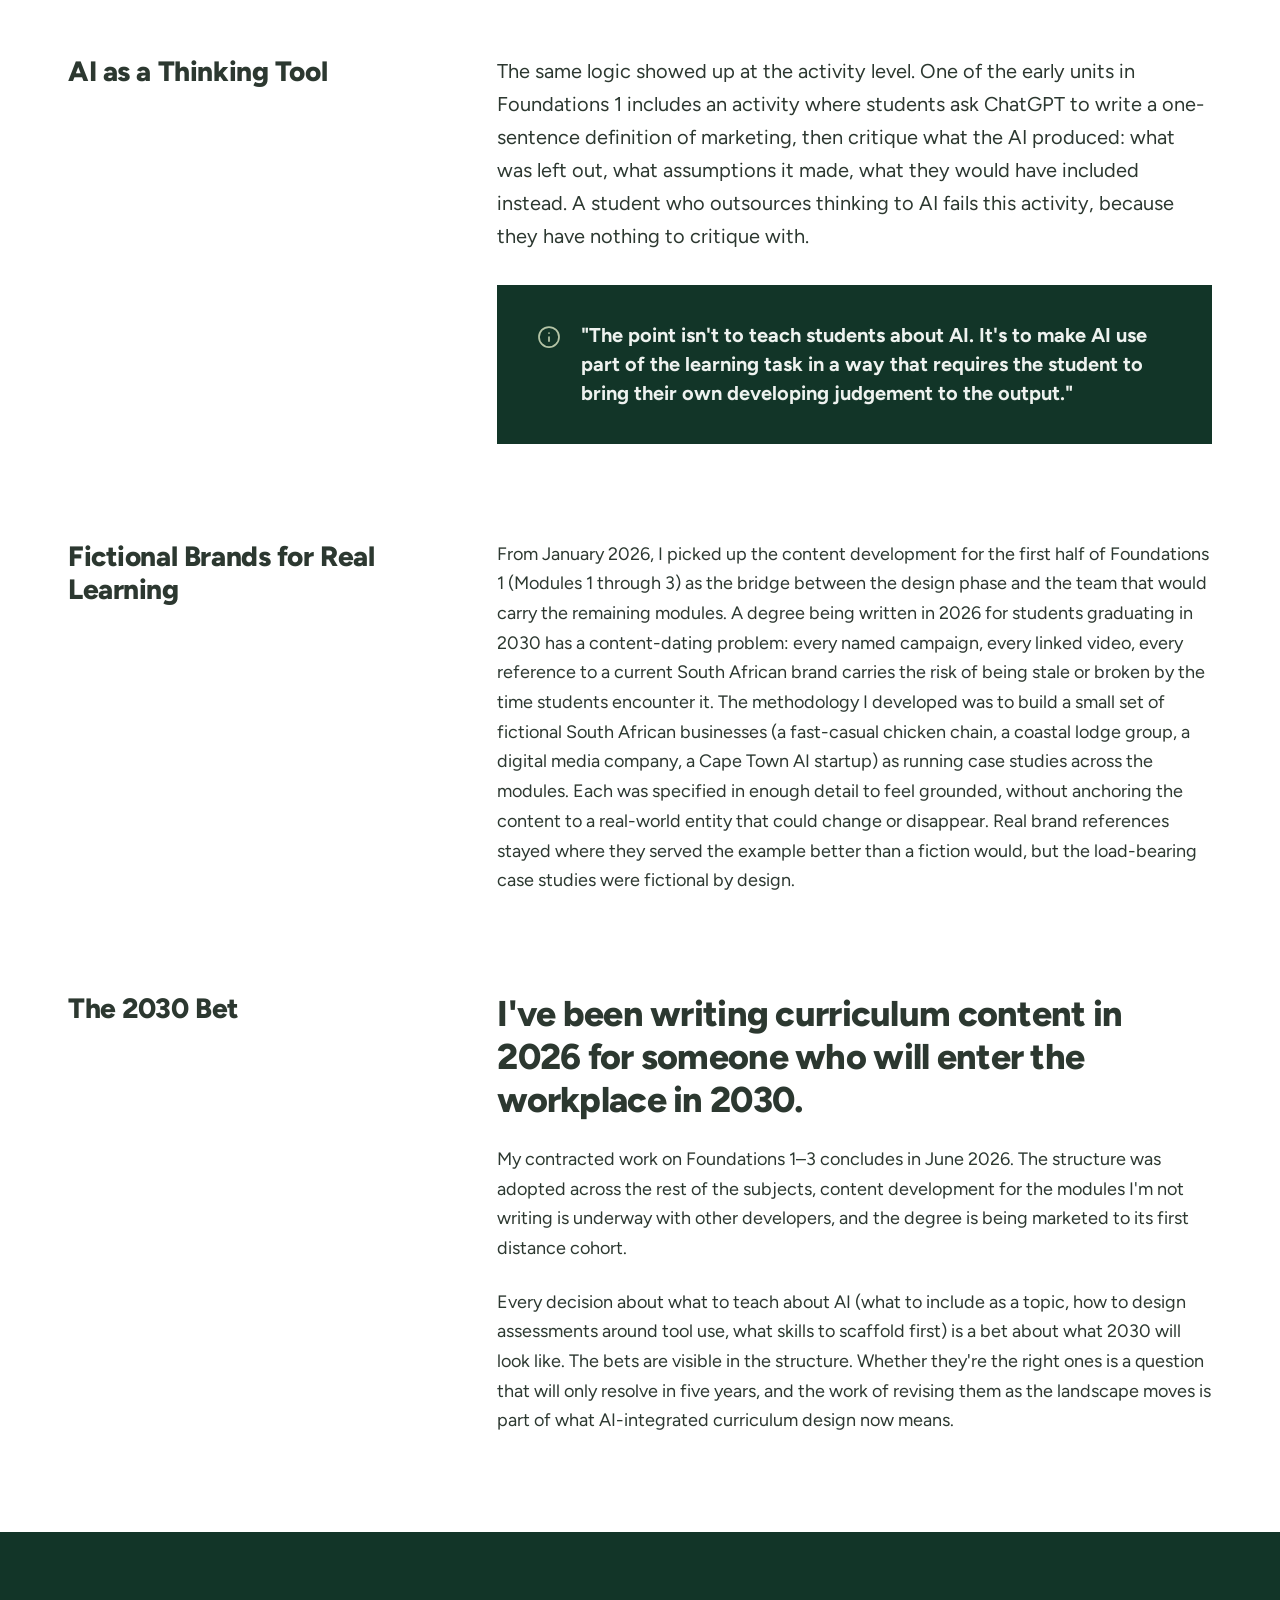
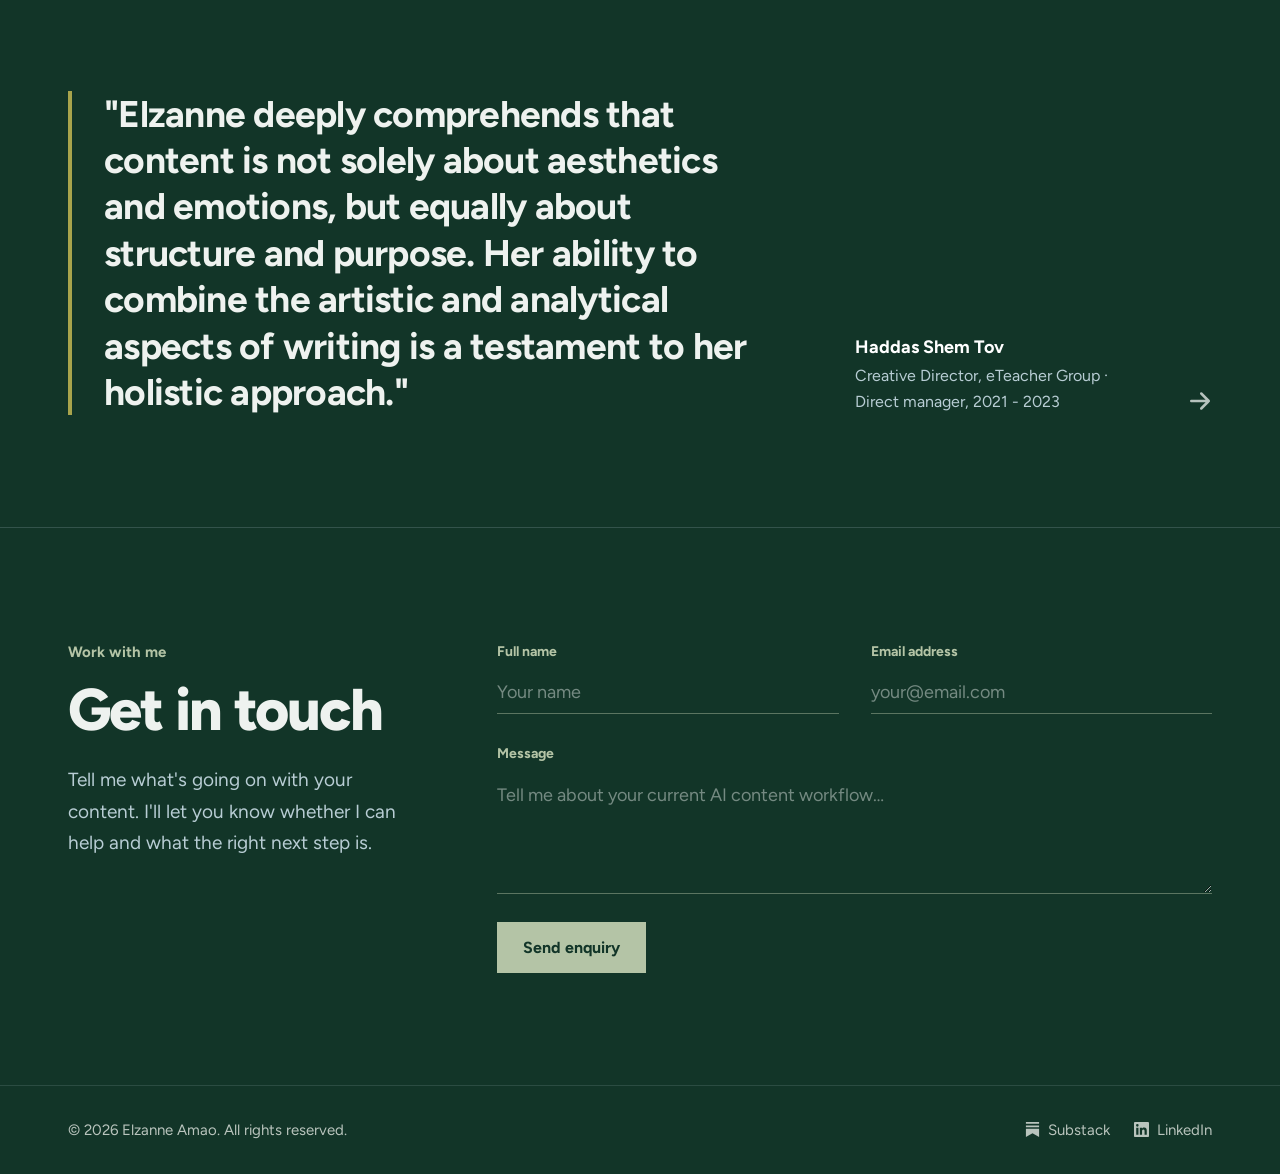
<file: inscape-case-study.html>
<!DOCTYPE html>
<!--
  ============================================================
  EDITING NOTES — inscape-case-study.html
  ============================================================
  HOW TO EDIT TEXT:
    Change only the words BETWEEN tags. Don't touch tags, quotes,
    or class="..." parts. Keep a backup of the folder first.

  KEEP FILES TOGETHER in one folder or the links break.

  THINGS TO REPLACE / CHECK ON THIS PAGE:
    - DESIGN: the page is typographic, with no images. Colours and
      fonts are set in site.css; page-only styles are in <style>.
    - EYEBROW: the small line "Curriculum Strategy & Content Design
      · Inscape" above the title — edit if you want.
    - SECTION HEADINGS match your real structure; rename freely.
    - There is no "Download" button here (there was no real file
      to download). Add one later if you create a summary PDF.

  LINKS: edit the value inside href="...".
  ============================================================
-->
<html lang="en" class="no-js">
<head>
<meta charset="utf-8">
<meta name="viewport" content="width=device-width, initial-scale=1.0">
  <link rel="icon" type="image/png" sizes="32x32" href="images/favicon-32.png">
  <link rel="icon" type="image/png" sizes="512x512" href="images/favicon-512.png">
  <link rel="apple-touch-icon" href="images/apple-touch-icon.png">
<title>Restructuring a BA Degree for Distance Delivery</title>
<meta name="description" content="A complete curriculum and instructional-design overhaul that adapted a traditional BA programme for digital-first, remote engagement while holding its academic rigour.">
<link rel="canonical" href="https://elzanneamao.netlify.app/inscape-case-study.html">
<meta property="og:title" content="Restructuring a BA Degree for Distance Delivery">
<meta property="og:description" content="A complete curriculum and instructional-design overhaul that adapted a traditional BA programme for digital-first, remote engagement while holding its academic rigour.">
<meta property="og:type" content="website">
<meta property="og:url" content="https://elzanneamao.netlify.app/inscape-case-study.html">
<meta property="og:image" content="https://elzanneamao.netlify.app/images/og-image.jpg?v=2">
<meta property="og:locale" content="en_ZA">
<meta name="twitter:card" content="summary_large_image">
<meta name="twitter:title" content="Restructuring a BA Degree for Distance Delivery">
<meta name="twitter:description" content="A complete curriculum and instructional-design overhaul that adapted a traditional BA programme for digital-first, remote engagement while holding its academic rigour.">
<meta name="twitter:image" content="https://elzanneamao.netlify.app/images/og-image.jpg?v=2">
<script>document.documentElement.classList.remove('no-js');document.documentElement.classList.add('js');</script>
<link rel="preconnect" href="https://fonts.googleapis.com">
<link rel="preconnect" href="https://fonts.gstatic.com" crossorigin>
<link href="https://fonts.googleapis.com/css2?family=Figtree:ital,wght@0,300..800;1,400&display=swap" rel="stylesheet">
<link rel="stylesheet" href="site.css?v=25">
<style>
  /* Case study page styles. Shared styles are in site.css */
  .cs-section{padding-top:0;padding-bottom:96px}
  .page-hero + .cs-section{padding-top:112px}
  .cs-grid{display:grid;grid-template-columns:4fr 8fr;gap:72px}
  .cs-head .section-head{font-weight:800;font-size:28px;line-height:1.2;letter-spacing:-.015em}
  .cs-body .lead{font-size:20px;line-height:1.65;margin-bottom:20px}
  .cs-body .note{margin-bottom:18px}
  .cs-body .note:last-child{margin-bottom:0}
  blockquote.pull{border-left:4px solid var(--gold);padding-left:28px;margin:36px 0}
  blockquote.pull p{font-weight:700;font-size:clamp(1.4rem,2.4vw,1.9rem);line-height:1.3;letter-spacing:-.015em}
  .pillars{display:grid;grid-template-columns:1fr 1fr;gap:32px 40px}
  .pillar{border-top:3px solid var(--moss);padding-top:18px}
  .pillar h3{font-weight:700;font-size:21px;margin-bottom:6px}
  .pillar p{color:var(--muted);font-size:17px}
  .three-check{background:var(--coolwhite);padding:112px 0}
  .three-check .section-head{font-weight:800;font-size:clamp(2rem,3.6vw,3rem);line-height:1.1;letter-spacing:-.02em}
  .tc-intro{max-width:70ch;margin:20px 0 56px}
  .checks{display:grid;grid-template-columns:repeat(3,1fr);gap:40px}
  .check{border-top:3px solid var(--moss);padding-top:22px}
  /* icons: Lucide (lucide.dev, ISC licence) */
  .check .badge{color:var(--sage-dk);margin-bottom:16px}
  .check .badge svg{width:32px;height:32px;display:block}
  .check h4{font-weight:700;font-size:21px;margin-bottom:8px}
  .check p{color:var(--muted);font-size:17px}
  .moss-callout{background:var(--night);color:#eef2ef;padding:36px 40px;margin-top:32px;display:flex;gap:20px;align-items:flex-start}
  .moss-callout svg{width:24px;height:24px;color:var(--sage-lt);flex-shrink:0;margin-top:4px}
  .moss-callout p{font-weight:700;font-size:20px;line-height:1.45}
  .conclusion .q{font-weight:800;font-size:clamp(1.6rem,2.8vw,2.3rem);line-height:1.2;letter-spacing:-.02em;margin-bottom:24px}
  @media (max-width:820px){
    .cs-grid,.pillars,.checks{grid-template-columns:1fr;gap:32px}
    .three-check{padding:80px 0}
    .page-hero + .cs-section{padding-top:80px}
    .moss-callout{padding:28px}
  }
</style>
</head>
<body>

<header class="site-header">
  <nav class="wrap" aria-label="Main">
    <a href="index.html"><img src="images/logo-white.png" alt="Elzanne Amao" class="site-logo" width="857" height="116"></a>
    <button class="menu-btn" aria-expanded="false" aria-controls="site-links">Menu</button>
    <div class="links" id="site-links">
      <div class="dd">
        <a href="index.html#services" class="dd-top">Services <svg class="chev" width="12" height="12" viewBox="0 0 24 24" fill="none" stroke="currentColor" stroke-width="2.5" aria-hidden="true"><path d="M6 9l6 6 6-6"/></svg></a>
        <div class="dd-menu">
          <a href="ai-content-operations-audit.html">AI content operations audit</a>
          <a href="ai-integrated-content-system-design.html">AI-integrated content system design</a>
          <a href="ai-advisory-sme-leadership.html">AI advisory for SME leadership</a>
        </div>
      </div>
      <div class="dd is-current">
        <a href="index.html#work" class="dd-top">Case studies <svg class="chev" width="12" height="12" viewBox="0 0 24 24" fill="none" stroke="currentColor" stroke-width="2.5" aria-hidden="true"><path d="M6 9l6 6 6-6"/></svg></a>
        <div class="dd-menu">
          <a href="think-orion-case-study.html">Think Orion</a>
          <a href="inscape-case-study.html" aria-current="page">Inscape</a>
        </div>
      </div>
      <a href="index.html#writing">Writing</a>
      <a href="about.html">About</a>
      <a href="#contact" class="cta">Contact</a>
    </div>
  </nav>
</header>

<main>
  <!-- Hero -->
  <section class="page-hero">
    <div class="wrap">
      <p class="crumb"><a href="index.html#work">Case studies</a> / Inscape</p>
      <span class="eyebrow">Curriculum Strategy &amp; Content Design · Inscape</span>
      <h1>Restructuring a BA degree for distance delivery</h1>
      <p class="lede">In March 2025, I was brought in as a contractor to help Inscape map its BA in Digital Marketing and Communication for distance delivery. The institute had received SAQA approval to deliver the degree in an asynchronous block-module format and needed someone to translate the existing in-person degree into the new structure.</p>
    </div>
  </section>


  <!-- The Structural Reality -->
  <section class="wrap cs-section">
    <div class="cs-grid">
      <div class="cs-head reveal"><h2 class="section-head">The Structural Reality</h2><div class="accent-line"></div></div>
      <div class="cs-body reveal">
        <p class="lead">The brief, as scoped, was project-management adjacent: take the existing subjects, re-map them for the distance format, get the content ready for development. The reality, once I started looking at the source material, was different.</p>
        <p class="note">The first thing that became visible was repetition. The degree had been designed across multiple writers, with subjects shared across other degrees in the institute's offering. Foundational concepts (SWOT analysis being a small but representative example) appeared in three or four places across the three years with no apparent coordination. Some of this was unavoidable cross-faculty content that students received regardless of which degree they enrolled in. Some of it was just that no one had looked at the whole degree as a single learning journey.</p>
        <blockquote class="pull"><p>"There were stacks of subjects, each internally coherent, that didn't talk to each other."</p></blockquote>
        <p class="note">The second thing that became visible was that the brief was downstream of a structural problem. You couldn't meaningfully restructure the degree for distance delivery without first reviewing what the degree was actually trying to produce. The exit-level outcomes (the SAQA-approved statements of what a graduate should know and be able to do) needed a fresh look before any subject-level mapping made sense. I worked through this with the team, adjusted the exit-level outcomes within what SAQA would allow, and then re-mapped subjects against the revised outcomes.</p>
      </div>
    </div>
  </section>

  <!-- Mapping for Distance -->
  <section class="wrap cs-section">
    <div class="cs-grid">
      <div class="cs-head reveal"><h2 class="section-head">Mapping for Distance</h2><div class="accent-line"></div></div>
      <div class="cs-body reveal">
        <p class="lead" style="margin-bottom:32px;">The institute had already decided to consolidate the subject offering for the distance version. My job was to make that consolidation real at the unit level: deciding what content lived where, in what sequence, with what learning outcomes, and how each subject scaffolded into the next. Each subject runs across three years; each year contains six modules; each module is six weeks; each week is one unit.</p>
        <div class="pillars">
          <div class="pillar"><h3>Foundations</h3><p>Marketing Studies and Communication Studies, two formerly separate subjects, collapsed into one integrated first-year subject.</p></div>
          <div class="pillar"><h3>Tools</h3><p>Formerly Computer Applications: the technical stack the digital professional actually works in.</p></div>
          <div class="pillar"><h3>Practice</h3><p>Digital Marketing, with research, capstone, and project work feeding in: studio-based application.</p></div>
          <div class="pillar"><h3>Industry</h3><p>Media Studies and Consumer Behaviour, feeding into the business and context of the field.</p></div>
        </div>
        <p class="note" style="margin-top:32px;">For Foundations 1, that meant translating two formerly separate first-year subjects into six modules (three on marketing principles, three on communication principles) and then breaking each module into six weekly units with focus topics, learning activities, and content-scope guidelines.</p>
      </div>
    </div>
  </section>

  <!-- The Three-Check Structure -->
  <section class="three-check">
    <div class="wrap">
      <div class="reveal"><h2 class="section-head">The Three-Check Structure</h2><div class="accent-line"></div></div>
      <p class="tc-intro reveal">The degree's pedagogical paradigm is design thinking, its intended graduate finishes around 2030, and AI is both a topic students need to understand and a tool they will use throughout their studies. The problem was how to bake those three considerations into every unit, consistently, in a way that survived contact with multiple content developers writing in parallel. So I attached three checks to every unit in the brief, sitting alongside the content scope and learning outcomes as something a developer had to actively answer.</p>
      <div class="checks">
        <div class="check reveal">
          <div class="badge"><svg width="32" height="32" viewBox="0 0 24 24" fill="none" stroke="currentColor" stroke-width="1.5" stroke-linecap="round" stroke-linejoin="round" aria-hidden="true"><path d="M15 14c.2-1 .7-1.7 1.5-2.5 1-.9 1.5-2.2 1.5-3.5A6 6 0 0 0 6 8c0 1 .2 2.2 1.5 3.5.7.7 1.3 1.5 1.5 2.5" /> <path d="M9 18h6" /> <path d="M10 22h4" /></svg></div>
          <h4>Design Thinking Check</h4>
          <p>Each unit must include a moment of student ideation or prototyping before formal models are introduced.</p>
        </div>
        <div class="check reveal">
          <div class="badge"><svg width="32" height="32" viewBox="0 0 24 24" fill="none" stroke="currentColor" stroke-width="1.5" stroke-linecap="round" stroke-linejoin="round" aria-hidden="true"><circle cx="12" cy="12" r="10" /> <path d="M12 2a14.5 14.5 0 0 0 0 20 14.5 14.5 0 0 0 0-20" /> <path d="M2 12h20" /></svg></div>
          <h4>Real-World Check</h4>
          <p>Each unit must carry at least one South African industry example.</p>
        </div>
        <div class="check reveal">
          <div class="badge"><svg width="32" height="32" viewBox="0 0 24 24" fill="none" stroke="currentColor" stroke-width="1.5" stroke-linecap="round" stroke-linejoin="round" aria-hidden="true"><path d="M11.017 2.814a1 1 0 0 1 1.966 0l1.051 5.558a2 2 0 0 0 1.594 1.594l5.558 1.051a1 1 0 0 1 0 1.966l-5.558 1.051a2 2 0 0 0-1.594 1.594l-1.051 5.558a1 1 0 0 1-1.966 0l-1.051-5.558a2 2 0 0 0-1.594-1.594l-5.558-1.051a1 1 0 0 1 0-1.966l5.558-1.051a2 2 0 0 0 1.594-1.594z" /> <path d="M20 2v4" /> <path d="M22 4h-4" /> <circle cx="4" cy="20" r="2" /></svg></div>
          <h4>Future-Proof Check</h4>
          <p>Each unit must address how AI, digital transformation, or sustainability shapes contemporary practice in that subject area.</p>
        </div>
      </div>
    </div>
  </section>

  <!-- AI as a Thinking Tool -->
  <section class="wrap cs-section" style="padding-top:96px;">
    <div class="cs-grid">
      <div class="cs-head reveal"><h2 class="section-head">AI as a Thinking Tool</h2><div class="accent-line"></div></div>
      <div class="cs-body reveal">
        <p class="lead">The same logic showed up at the activity level. One of the early units in Foundations 1 includes an activity where students ask ChatGPT to write a one-sentence definition of marketing, then critique what the AI produced: what was left out, what assumptions it made, what they would have included instead. A student who outsources thinking to AI fails this activity, because they have nothing to critique with.</p>
        <div class="moss-callout">
          <svg width="24" height="24" viewBox="0 0 24 24" fill="none" stroke="currentColor" stroke-width="1.75" stroke-linecap="round" stroke-linejoin="round" aria-hidden="true"><circle cx="12" cy="12" r="10" /> <path d="M12 16v-4" /> <path d="M12 8h.01" /></svg>
          <p>"The point isn't to teach students about AI. It's to make AI use part of the learning task in a way that requires the student to bring their own developing judgement to the output."</p>
        </div>
      </div>
    </div>
  </section>

  <!-- Fictional Brands -->
  <section class="wrap cs-section">
    <div class="cs-grid">
      <div class="cs-head reveal"><h2 class="section-head">Fictional Brands for Real Learning</h2><div class="accent-line"></div></div>
      <div class="cs-body reveal">
        <p class="note">From January 2026, I picked up the content development for the first half of Foundations 1 (Modules 1 through 3) as the bridge between the design phase and the team that would carry the remaining modules. A degree being written in 2026 for students graduating in 2030 has a content-dating problem: every named campaign, every linked video, every reference to a current South African brand carries the risk of being stale or broken by the time students encounter it. The methodology I developed was to build a small set of fictional South African businesses (a fast-casual chicken chain, a coastal lodge group, a digital media company, a Cape Town AI startup) as running case studies across the modules. Each was specified in enough detail to feel grounded, without anchoring the content to a real-world entity that could change or disappear. Real brand references stayed where they served the example better than a fiction would, but the load-bearing case studies were fictional by design.</p>
      </div>
    </div>
  </section>

  <!-- The 2030 Bet -->
  <section class="wrap cs-section conclusion">
    <div class="cs-grid">
      <div class="cs-head reveal"><h2 class="section-head">The 2030 Bet</h2><div class="accent-line"></div></div>
      <div class="cs-body reveal">
        <p class="q">I've been writing curriculum content in 2026 for someone who will enter the workplace in 2030.</p>
        <p class="note">My contracted work on Foundations 1–3 concludes in June 2026. The structure was adopted across the rest of the subjects, content development for the modules I'm not writing is underway with other developers, and the degree is being marketed to its first distance cohort.</p>
        <p class="note" style="margin-top:24px;">Every decision about what to teach about AI (what to include as a topic, how to design assessments around tool use, what skills to scaffold first) is a bet about what 2030 will look like. The bets are visible in the structure. Whether they're the right ones is a question that will only resolve in five years, and the work of revising them as the landscape moves is part of what AI-integrated curriculum design now means.</p>
      </div>
    </div>
  </section>

  <!-- Testimonials: to add one, copy a whole <figure class="t-slide"> block.
       Only the first slide should have is-active. -->
  <section class="dark" aria-labelledby="testimonials-title">
    <div class="wrap">
      <h2 id="testimonials-title" class="sr-only">Testimonials</h2>
      <div class="t-carousel reveal" aria-roledescription="carousel" aria-label="Testimonials">
        <div class="t-viewport"><div class="t-track" aria-live="polite">
          <figure class="t-slide is-active" role="group" aria-roledescription="slide" aria-label="1 of 3">
            <blockquote class="big">"Elzanne deeply comprehends that content is not solely about aesthetics and emotions, but equally about structure and purpose. Her ability to combine the artistic and analytical aspects of writing is a testament to her holistic approach."</blockquote>
            <figcaption class="attr"><b>Haddas Shem Tov</b>Creative Director, eTeacher Group · Direct manager, 2021 - 2023</figcaption>
          </figure>
          <figure class="t-slide" role="group" aria-roledescription="slide" aria-label="2 of 3" aria-hidden="true">
            <blockquote class="big">"Calm and collected, Elzanne probed with clarity and intent, helping me to hear myself with the same clarity, confidence, and authority to stick to our brand WHY. The result was a breathtaking brand identity, an interpretation of our vision."</blockquote>
            <figcaption class="attr"><b>Thato Matlala-Tawana</b>Human Capital Leadership &amp; Business Partnering · Client, 2024</figcaption>
          </figure>
          <figure class="t-slide" role="group" aria-roledescription="slide" aria-label="3 of 3" aria-hidden="true">
            <blockquote class="big">"Elzanne played a key role in establishing a new approach to delivering Commerce degrees in block mode rather than traditional semester mode. She skillfully planned and managed this programme, which paved the way for rolling out block mode across all our degree programmes."</blockquote>
            <figcaption class="attr"><b>Janie Steyn</b>Head of Programme, Commerce &amp; Law, Pearson Institute of Higher Education · Direct manager, 2017 - 2019</figcaption>
          </figure>
        </div></div>
        <button class="t-btn t-next" type="button" aria-label="Next testimonial"><svg width="30" height="30" viewBox="0 0 24 24" fill="none" stroke="currentColor" stroke-width="2" stroke-linecap="round" stroke-linejoin="round" aria-hidden="true"><path d="M5 12h14M13 6l6 6-6 6"/></svg></button>
      </div>
    </div>
  </section>

  <!-- Contact -->
  <section id="contact" class="dark contact">
    <div class="wrap split">
      <div class="reveal">
        <span class="eyebrow">Work with me</span>
        <h2>Get in touch</h2>
        <p class="sub">Tell me what's going on with your content. I'll let you know whether I can help and what the right next step is.</p>
      </div>
      <form name="contact" method="POST" data-netlify="true" netlify-honeypot="bot-field" class="reveal">
        <input type="hidden" name="form-name" value="contact">
        <!-- Honeypot: hidden from people; bots that fill it in are discarded by Netlify -->
        <p class="hp" aria-hidden="true"><label>Leave this empty <input name="bot-field" tabindex="-1" autocomplete="off"></label></p>
        <input type="hidden" name="page" value="Inscape case study">
        <div class="form-row">
          <div class="field">
            <label for="in-name">Full name</label>
            <input type="text" id="in-name" name="name" placeholder="Your name" required autocomplete="name">
          </div>
          <div class="field">
            <label for="in-email">Email address</label>
            <input type="email" id="in-email" name="email" placeholder="your@email.com" required autocomplete="email">
          </div>
        </div>
        <div class="field">
          <label for="in-message">Message</label>
          <textarea id="in-message" name="message" placeholder="Tell me about your current AI content workflow…" required></textarea>
        </div>
        <button type="submit" class="btn btn-light">Send enquiry</button>
      </form>
    </div>
  </section>
</main>

<footer>
  <div class="wrap">
    <span>© 2026 Elzanne Amao. All rights reserved.</span>
    <div class="social">
      <a href="https://elzanneamao.substack.com" target="_blank" rel="noopener"><svg width="15" height="15" viewBox="0 0 24 24" fill="currentColor" aria-hidden="true"><path d="M22.539 8.242H1.46V5.406h21.08v2.836zM1.46 10.812V24L12 18.11 22.54 24V10.812H1.46zM22.54 0H1.46v2.836h21.08V0z"/></svg>Substack</a>
      <a href="https://www.linkedin.com/in/elzanneamao" target="_blank" rel="noopener"><svg width="15" height="15" viewBox="0 0 24 24" fill="currentColor" aria-hidden="true"><path d="M20.447 20.452h-3.554v-5.569c0-1.328-.027-3.037-1.852-3.037-1.853 0-2.136 1.445-2.136 2.939v5.667H9.351V9h3.414v1.561h.046c.477-.9 1.637-1.85 3.37-1.85 3.601 0 4.267 2.37 4.267 5.455v6.286zM5.337 7.433a2.062 2.062 0 0 1-2.063-2.065 2.064 2.064 0 1 1 2.063 2.065zm1.782 13.019H3.555V9h3.564v11.452zM22.225 0H1.771C.792 0 0 .774 0 1.729v20.542C0 23.227.792 24 1.771 24h20.451C23.2 24 24 23.227 24 22.271V1.729C24 .774 23.2 0 22.222 0h.003z"/></svg>LinkedIn</a>
    </div>
  </div>
</footer>

<script src="site.js?v=25"></script>
</body>
</html>
</file>
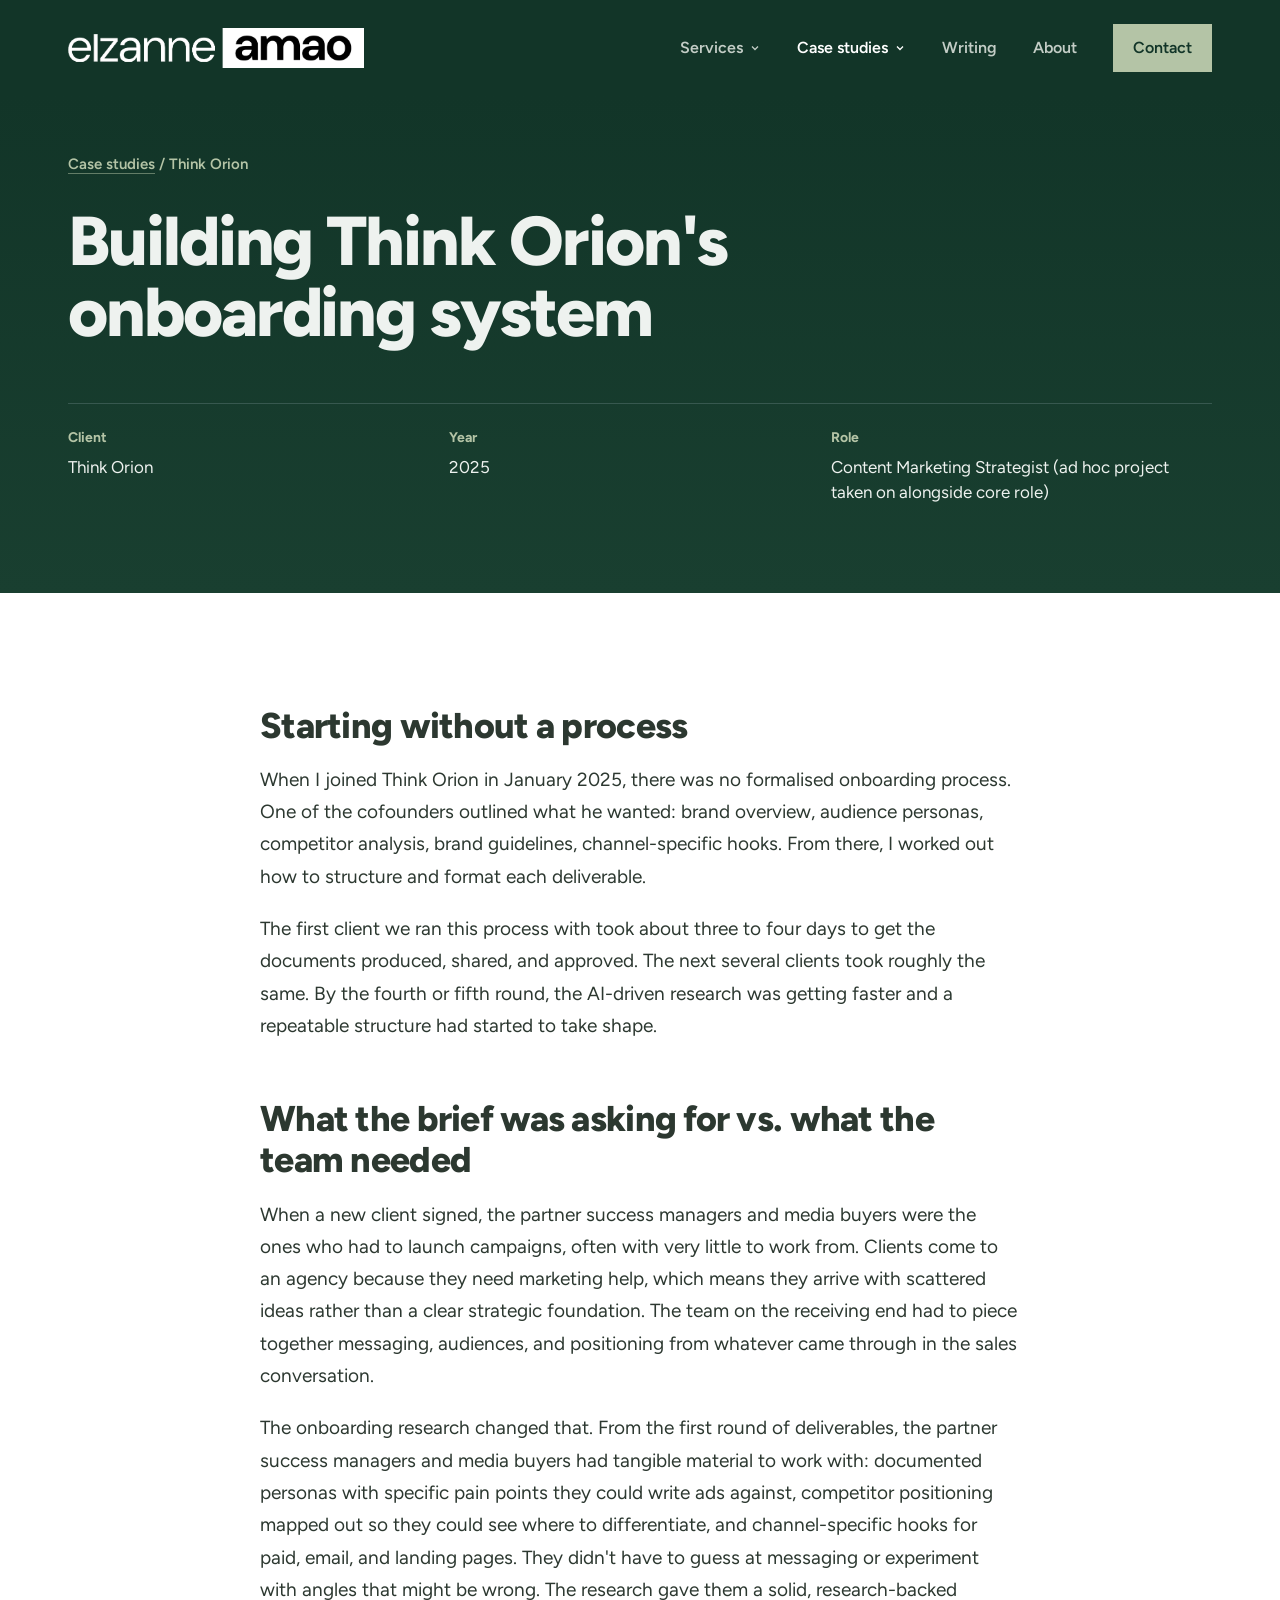
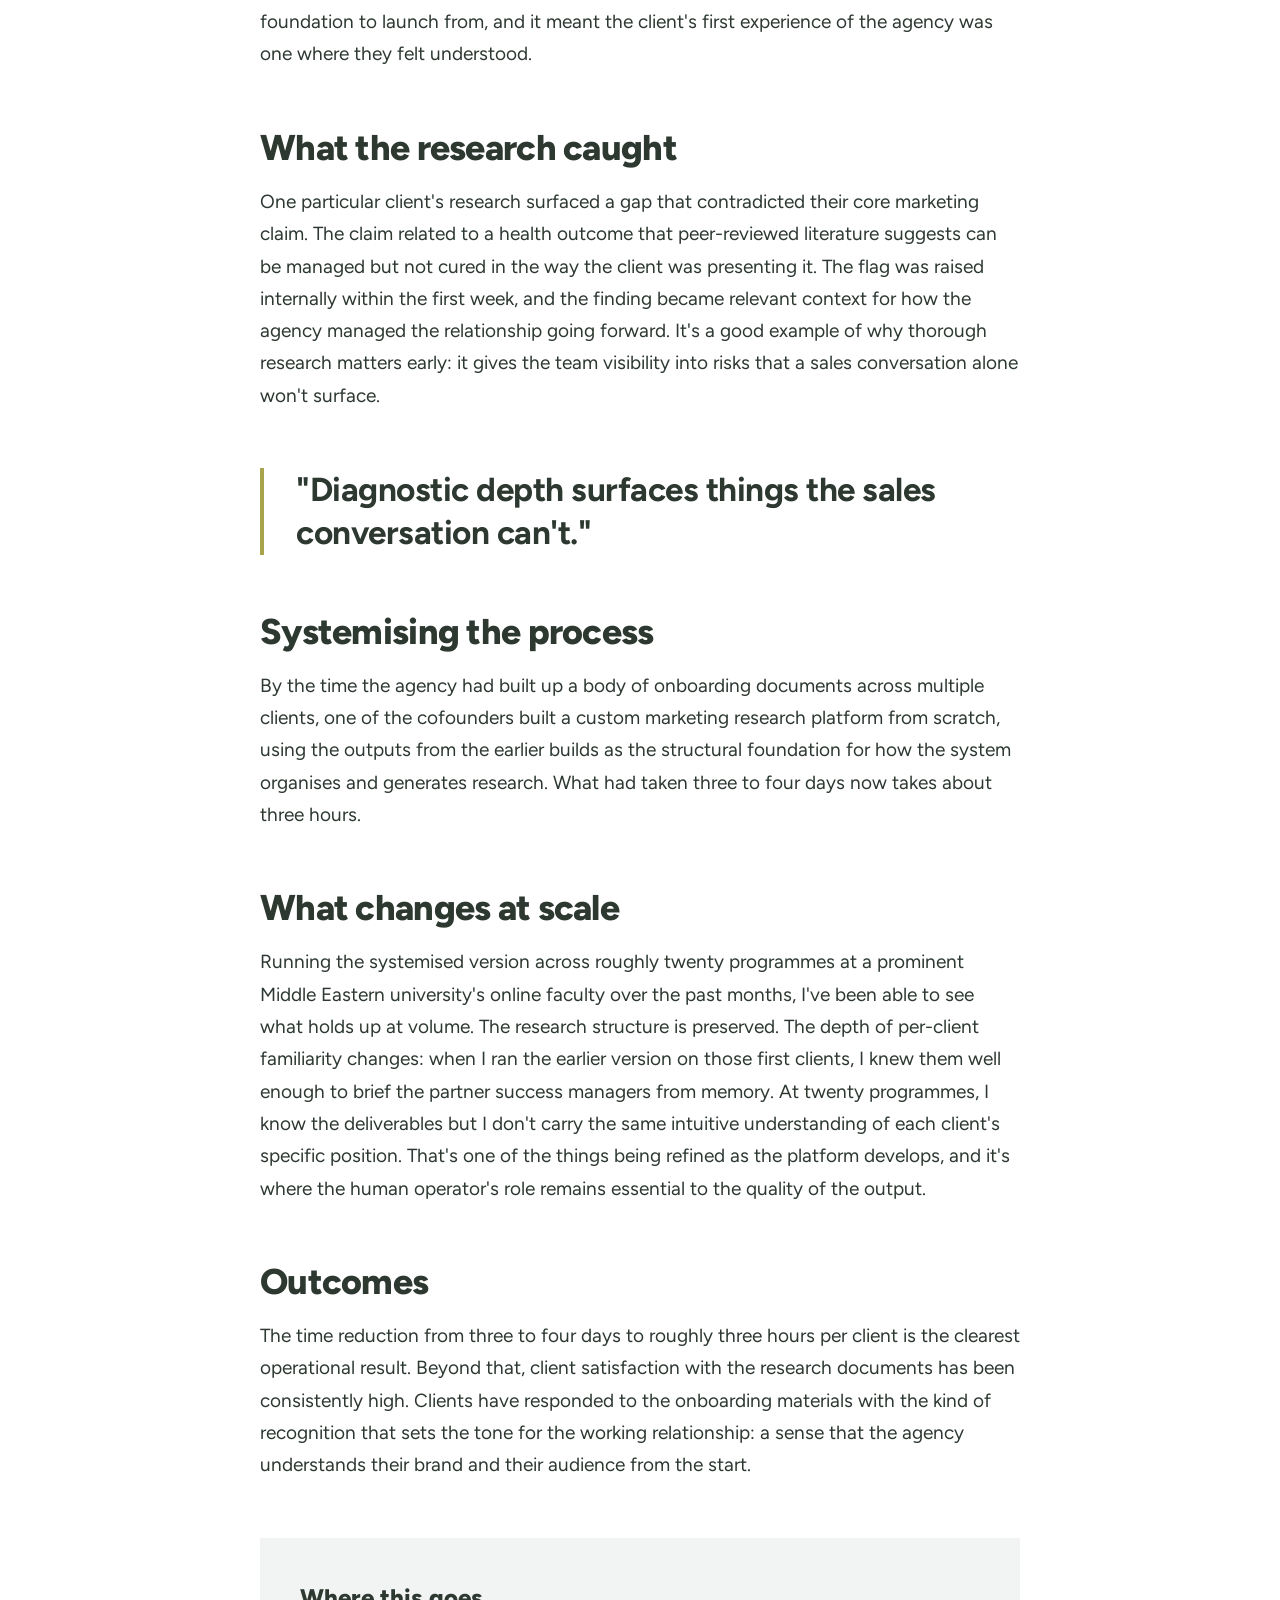
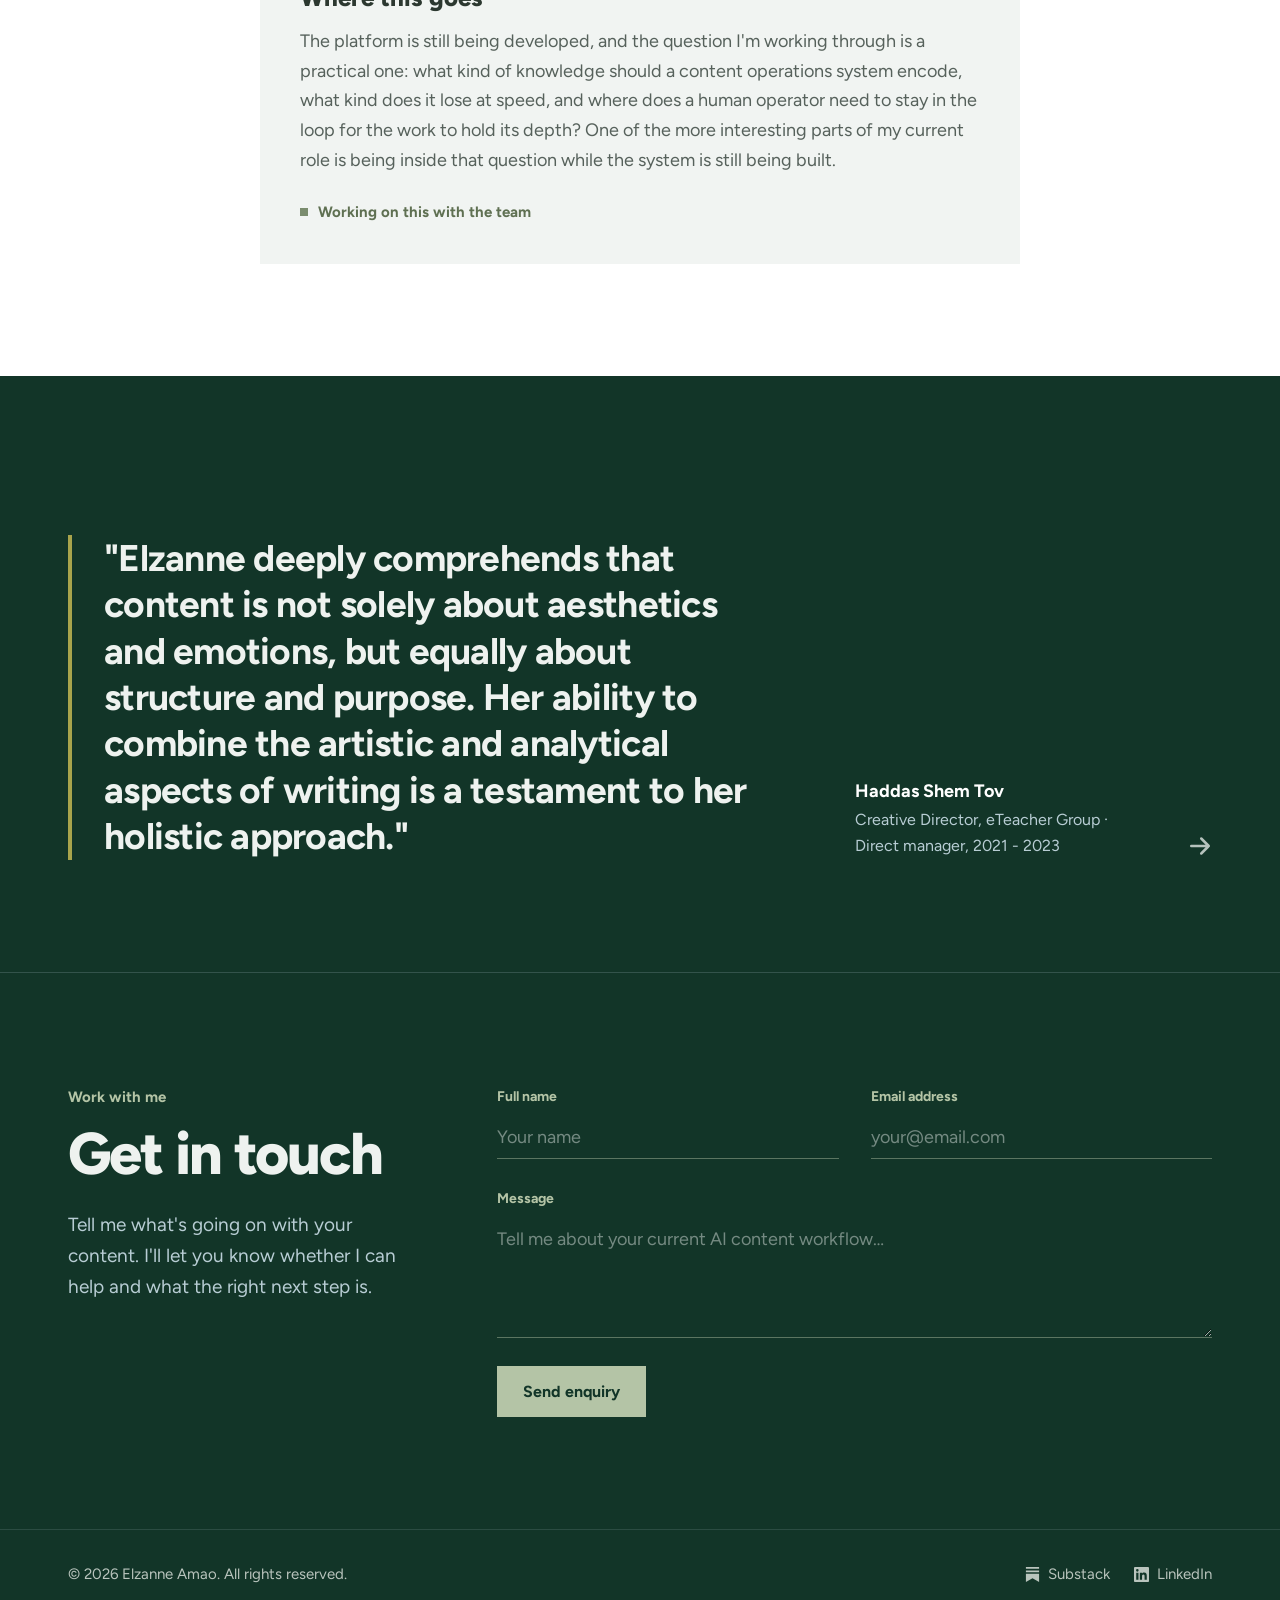
<file: think-orion-case-study.html>
<!DOCTYPE html>
<!--
  ============================================================
  EDITING NOTES — think-orion-case-study.html
  ============================================================
  HOW TO EDIT TEXT:
    Change only the words BETWEEN tags. Don't touch tags, quotes,
    or class="..." parts. Keep a backup of the folder first.

  KEEP FILES TOGETHER in one folder or the links break.

  THINGS TO REPLACE / CHECK ON THIS PAGE:
    - DESIGN: the page is typographic, with no images. Colours and
      fonts are set in site.css; page-only styles are in <style>.
    - SUBSTACK LINK: find  href="https://elzanneamao.substack.com"
      in the "I wrote about this..." line and swap in the specific
      post URL when you have it.
    - ROLE: in the hero meta, the value
      "Strategic Lead, Content & AI Workflows" — change if you'd
      prefer your title as it was in early 2025.
    - SECTION HEADINGS (e.g. "Starting without a process") were
      added as connective tissue — rename or remove freely; they
      are just text inside <h2 class="section-head">...</h2>.

  LINKS: edit the value inside href="...".
  ============================================================
-->
<html lang="en" class="no-js">
<head>
<meta charset="utf-8">
<meta name="viewport" content="width=device-width, initial-scale=1.0">
  <link rel="icon" type="image/png" sizes="32x32" href="images/favicon-32.png">
  <link rel="icon" type="image/png" sizes="512x512" href="images/favicon-512.png">
  <link rel="apple-touch-icon" href="images/apple-touch-icon.png">
<title>Building Think Orion's Onboarding System | Elzanne Amao</title>
<meta name="description" content="How I designed and implemented a client onboarding infrastructure bridging sales and operations for a fast-scaling marketing agency.">
<link rel="canonical" href="https://elzanneamao.netlify.app/think-orion-case-study.html">
<meta property="og:title" content="Building Think Orion's Onboarding System | Elzanne Amao">
<meta property="og:description" content="How I designed and implemented a client onboarding infrastructure bridging sales and operations for a fast-scaling marketing agency.">
<meta property="og:type" content="website">
<meta property="og:url" content="https://elzanneamao.netlify.app/think-orion-case-study.html">
<meta property="og:image" content="https://elzanneamao.netlify.app/images/og-image.jpg?v=2">
<meta property="og:locale" content="en_ZA">
<meta name="twitter:card" content="summary_large_image">
<meta name="twitter:title" content="Building Think Orion's Onboarding System | Elzanne Amao">
<meta name="twitter:description" content="How I designed and implemented a client onboarding infrastructure bridging sales and operations for a fast-scaling marketing agency.">
<meta name="twitter:image" content="https://elzanneamao.netlify.app/images/og-image.jpg?v=2">
<script>document.documentElement.classList.remove('no-js');document.documentElement.classList.add('js');</script>
<link rel="preconnect" href="https://fonts.googleapis.com">
<link rel="preconnect" href="https://fonts.gstatic.com" crossorigin>
<link href="https://fonts.googleapis.com/css2?family=Figtree:ital,wght@0,300..800;1,400&display=swap" rel="stylesheet">
<link rel="stylesheet" href="site.css?v=25">
<style>
  /* Case study page styles. Shared styles are in site.css */
  .body-section{padding-block:112px}
  .body-section .reading{margin:0 auto}
  .block{margin-bottom:56px}
  h2.section-head{font-weight:800;font-size:clamp(1.7rem,2.8vw,2.3rem);line-height:1.15;letter-spacing:-.02em;margin-bottom:18px}
  .lead{font-size:19px;line-height:1.7}
  .lead + .lead{margin-top:20px}
  .body-section blockquote{border-left:4px solid var(--gold);padding-left:32px;margin:0 0 56px}
  .body-section blockquote p{font-weight:700;font-size:clamp(1.5rem,2.6vw,2.1rem);line-height:1.3;letter-spacing:-.015em}
  .callout{background:var(--coolwhite);padding:40px}
  .callout h3{font-weight:800;font-size:24px;margin-bottom:10px}
  .callout p{color:var(--muted)}
  .callout .tag{display:flex;gap:10px;align-items:center;margin-top:24px;font-weight:700;font-size:15px;color:var(--sage-dk)}
  .callout .dot{width:8px;height:8px;background:var(--sage)}
  @media (max-width:820px){.body-section{padding-block:80px}.callout{padding:28px}}
</style>
</head>
<body>

<header class="site-header">
  <nav class="wrap" aria-label="Main">
    <a href="index.html"><img src="images/logo-white.png" alt="Elzanne Amao" class="site-logo" width="857" height="116"></a>
    <button class="menu-btn" aria-expanded="false" aria-controls="site-links">Menu</button>
    <div class="links" id="site-links">
      <div class="dd">
        <a href="index.html#services" class="dd-top">Services <svg class="chev" width="12" height="12" viewBox="0 0 24 24" fill="none" stroke="currentColor" stroke-width="2.5" aria-hidden="true"><path d="M6 9l6 6 6-6"/></svg></a>
        <div class="dd-menu">
          <a href="ai-content-operations-audit.html">AI content operations audit</a>
          <a href="ai-integrated-content-system-design.html">AI-integrated content system design</a>
          <a href="ai-advisory-sme-leadership.html">AI advisory for SME leadership</a>
        </div>
      </div>
      <div class="dd is-current">
        <a href="index.html#work" class="dd-top">Case studies <svg class="chev" width="12" height="12" viewBox="0 0 24 24" fill="none" stroke="currentColor" stroke-width="2.5" aria-hidden="true"><path d="M6 9l6 6 6-6"/></svg></a>
        <div class="dd-menu">
          <a href="think-orion-case-study.html" aria-current="page">Think Orion</a>
          <a href="inscape-case-study.html">Inscape</a>
        </div>
      </div>
      <a href="index.html#writing">Writing</a>
      <a href="about.html">About</a>
      <a href="#contact" class="cta">Contact</a>
    </div>
  </nav>
</header>

<main>
  <!-- Hero -->
  <section class="page-hero">
    <div class="wrap">
      <p class="crumb"><a href="index.html#work">Case studies</a> / Think Orion</p>
      <h1>Building Think Orion's onboarding system</h1>
      <div class="facts">
        <div><span class="label">Client</span><span class="value">Think Orion</span></div>
        <div><span class="label">Year</span><span class="value">2025</span></div>
        <div><span class="label">Role</span><span class="value">Content Marketing Strategist (ad hoc project taken on alongside core role)</span></div>
      </div>
    </div>
  </section>


  <!-- Body -->
  <section class="wrap body-section">
    <div class="reading">

      <div class="block reveal">
        <h2 class="section-head">Starting without a process</h2>
        <p class="lead">When I joined Think Orion in January 2025, there was no formalised onboarding process. One of the cofounders outlined what he wanted: brand overview, audience personas, competitor analysis, brand guidelines, channel-specific hooks. From there, I worked out how to structure and format each deliverable.</p>
        <p class="lead">The first client we ran this process with took about three to four days to get the documents produced, shared, and approved. The next several clients took roughly the same. By the fourth or fifth round, the AI-driven research was getting faster and a repeatable structure had started to take shape.</p>
      </div>

      <div class="block reveal">
        <h2 class="section-head">What the brief was asking for vs. what the team needed</h2>
        <p class="lead">When a new client signed, the partner success managers and media buyers were the ones who had to launch campaigns, often with very little to work from. Clients come to an agency because they need marketing help, which means they arrive with scattered ideas rather than a clear strategic foundation. The team on the receiving end had to piece together messaging, audiences, and positioning from whatever came through in the sales conversation.</p>
        <p class="lead">The onboarding research changed that. From the first round of deliverables, the partner success managers and media buyers had tangible material to work with: documented personas with specific pain points they could write ads against, competitor positioning mapped out so they could see where to differentiate, and channel-specific hooks for paid, email, and landing pages. They didn't have to guess at messaging or experiment with angles that might be wrong. The research gave them a solid, research-backed foundation to launch from, and it meant the client's first experience of the agency was one where they felt understood.</p>
      </div>

      <div class="block reveal">
        <h2 class="section-head">What the research caught</h2>
        <p class="lead">One particular client's research surfaced a gap that contradicted their core marketing claim. The claim related to a health outcome that peer-reviewed literature suggests can be managed but not cured in the way the client was presenting it. The flag was raised internally within the first week, and the finding became relevant context for how the agency managed the relationship going forward. It's a good example of why thorough research matters early: it gives the team visibility into risks that a sales conversation alone won't surface.</p>
      </div>

      <blockquote class="reveal">
        <p>"Diagnostic depth surfaces things the sales conversation can't."</p>
      </blockquote>

      <div class="block reveal">
        <h2 class="section-head">Systemising the process</h2>
        <p class="lead">By the time the agency had built up a body of onboarding documents across multiple clients, one of the cofounders built a custom marketing research platform from scratch, using the outputs from the earlier builds as the structural foundation for how the system organises and generates research. What had taken three to four days now takes about three hours.</p>
      </div>

      <div class="block reveal">
        <h2 class="section-head">What changes at scale</h2>
        <p class="lead">Running the systemised version across roughly twenty programmes at a prominent Middle Eastern university's online faculty over the past months, I've been able to see what holds up at volume. The research structure is preserved. The depth of per-client familiarity changes: when I ran the earlier version on those first clients, I knew them well enough to brief the partner success managers from memory. At twenty programmes, I know the deliverables but I don't carry the same intuitive understanding of each client's specific position. That's one of the things being refined as the platform develops, and it's where the human operator's role remains essential to the quality of the output.</p>
      </div>

      <div class="block reveal">
        <h2 class="section-head">Outcomes</h2>
        <p class="lead">The time reduction from three to four days to roughly three hours per client is the clearest operational result. Beyond that, client satisfaction with the research documents has been consistently high. Clients have responded to the onboarding materials with the kind of recognition that sets the tone for the working relationship: a sense that the agency understands their brand and their audience from the start.</p>
      </div>

      <div class="callout reveal">
        <h3>Where this goes</h3>
        <p>The platform is still being developed, and the question I'm working through is a practical one: what kind of knowledge should a content operations system encode, what kind does it lose at speed, and where does a human operator need to stay in the loop for the work to hold its depth? One of the more interesting parts of my current role is being inside that question while the system is still being built.</p>
        <div class="tag"><span class="dot"></span>Working on this with the team</div>
      </div>

    </div>
  </section>

  <!-- Testimonials: to add one, copy a whole <figure class="t-slide"> block.
       Only the first slide should have is-active. -->
  <section class="dark" aria-labelledby="testimonials-title">
    <div class="wrap">
      <h2 id="testimonials-title" class="sr-only">Testimonials</h2>
      <div class="t-carousel reveal" aria-roledescription="carousel" aria-label="Testimonials">
        <div class="t-viewport"><div class="t-track" aria-live="polite">
          <figure class="t-slide is-active" role="group" aria-roledescription="slide" aria-label="1 of 3">
            <blockquote class="big">"Elzanne deeply comprehends that content is not solely about aesthetics and emotions, but equally about structure and purpose. Her ability to combine the artistic and analytical aspects of writing is a testament to her holistic approach."</blockquote>
            <figcaption class="attr"><b>Haddas Shem Tov</b>Creative Director, eTeacher Group · Direct manager, 2021 - 2023</figcaption>
          </figure>
          <figure class="t-slide" role="group" aria-roledescription="slide" aria-label="2 of 3" aria-hidden="true">
            <blockquote class="big">"Calm and collected, Elzanne probed with clarity and intent, helping me to hear myself with the same clarity, confidence, and authority to stick to our brand WHY. The result was a breathtaking brand identity, an interpretation of our vision."</blockquote>
            <figcaption class="attr"><b>Thato Matlala-Tawana</b>Human Capital Leadership &amp; Business Partnering · Client, 2024</figcaption>
          </figure>
          <figure class="t-slide" role="group" aria-roledescription="slide" aria-label="3 of 3" aria-hidden="true">
            <blockquote class="big">"Elzanne played a key role in establishing a new approach to delivering Commerce degrees in block mode rather than traditional semester mode. She skillfully planned and managed this programme, which paved the way for rolling out block mode across all our degree programmes."</blockquote>
            <figcaption class="attr"><b>Janie Steyn</b>Head of Programme, Commerce &amp; Law, Pearson Institute of Higher Education · Direct manager, 2017 - 2019</figcaption>
          </figure>
        </div></div>
        <button class="t-btn t-next" type="button" aria-label="Next testimonial"><svg width="30" height="30" viewBox="0 0 24 24" fill="none" stroke="currentColor" stroke-width="2" stroke-linecap="round" stroke-linejoin="round" aria-hidden="true"><path d="M5 12h14M13 6l6 6-6 6"/></svg></button>
      </div>
    </div>
  </section>

  <!-- Contact -->
  <section id="contact" class="dark contact">
    <div class="wrap split">
      <div class="reveal">
        <span class="eyebrow">Work with me</span>
        <h2>Get in touch</h2>
        <p class="sub">Tell me what's going on with your content. I'll let you know whether I can help and what the right next step is.</p>
      </div>
      <form name="contact" method="POST" data-netlify="true" netlify-honeypot="bot-field" class="reveal">
        <input type="hidden" name="form-name" value="contact">
        <!-- Honeypot: hidden from people; bots that fill it in are discarded by Netlify -->
        <p class="hp" aria-hidden="true"><label>Leave this empty <input name="bot-field" tabindex="-1" autocomplete="off"></label></p>
        <input type="hidden" name="page" value="Think Orion case study">
        <div class="form-row">
          <div class="field">
            <label for="to-name">Full name</label>
            <input type="text" id="to-name" name="name" placeholder="Your name" required autocomplete="name">
          </div>
          <div class="field">
            <label for="to-email">Email address</label>
            <input type="email" id="to-email" name="email" placeholder="your@email.com" required autocomplete="email">
          </div>
        </div>
        <div class="field">
          <label for="to-message">Message</label>
          <textarea id="to-message" name="message" placeholder="Tell me about your current AI content workflow…" required></textarea>
        </div>
        <button type="submit" class="btn btn-light">Send enquiry</button>
      </form>
    </div>
  </section>
</main>

<footer>
  <div class="wrap">
    <span>© 2026 Elzanne Amao. All rights reserved.</span>
    <div class="social">
      <a href="https://elzanneamao.substack.com" target="_blank" rel="noopener"><svg width="15" height="15" viewBox="0 0 24 24" fill="currentColor" aria-hidden="true"><path d="M22.539 8.242H1.46V5.406h21.08v2.836zM1.46 10.812V24L12 18.11 22.54 24V10.812H1.46zM22.54 0H1.46v2.836h21.08V0z"/></svg>Substack</a>
      <a href="https://www.linkedin.com/in/elzanneamao" target="_blank" rel="noopener"><svg width="15" height="15" viewBox="0 0 24 24" fill="currentColor" aria-hidden="true"><path d="M20.447 20.452h-3.554v-5.569c0-1.328-.027-3.037-1.852-3.037-1.853 0-2.136 1.445-2.136 2.939v5.667H9.351V9h3.414v1.561h.046c.477-.9 1.637-1.85 3.37-1.85 3.601 0 4.267 2.37 4.267 5.455v6.286zM5.337 7.433a2.062 2.062 0 0 1-2.063-2.065 2.064 2.064 0 1 1 2.063 2.065zm1.782 13.019H3.555V9h3.564v11.452zM22.225 0H1.771C.792 0 0 .774 0 1.729v20.542C0 23.227.792 24 1.771 24h20.451C23.2 24 24 23.227 24 22.271V1.729C24 .774 23.2 0 22.222 0h.003z"/></svg>LinkedIn</a>
    </div>
  </div>
</footer>

<script src="site.js?v=25"></script>
</body>
</html>
</file>
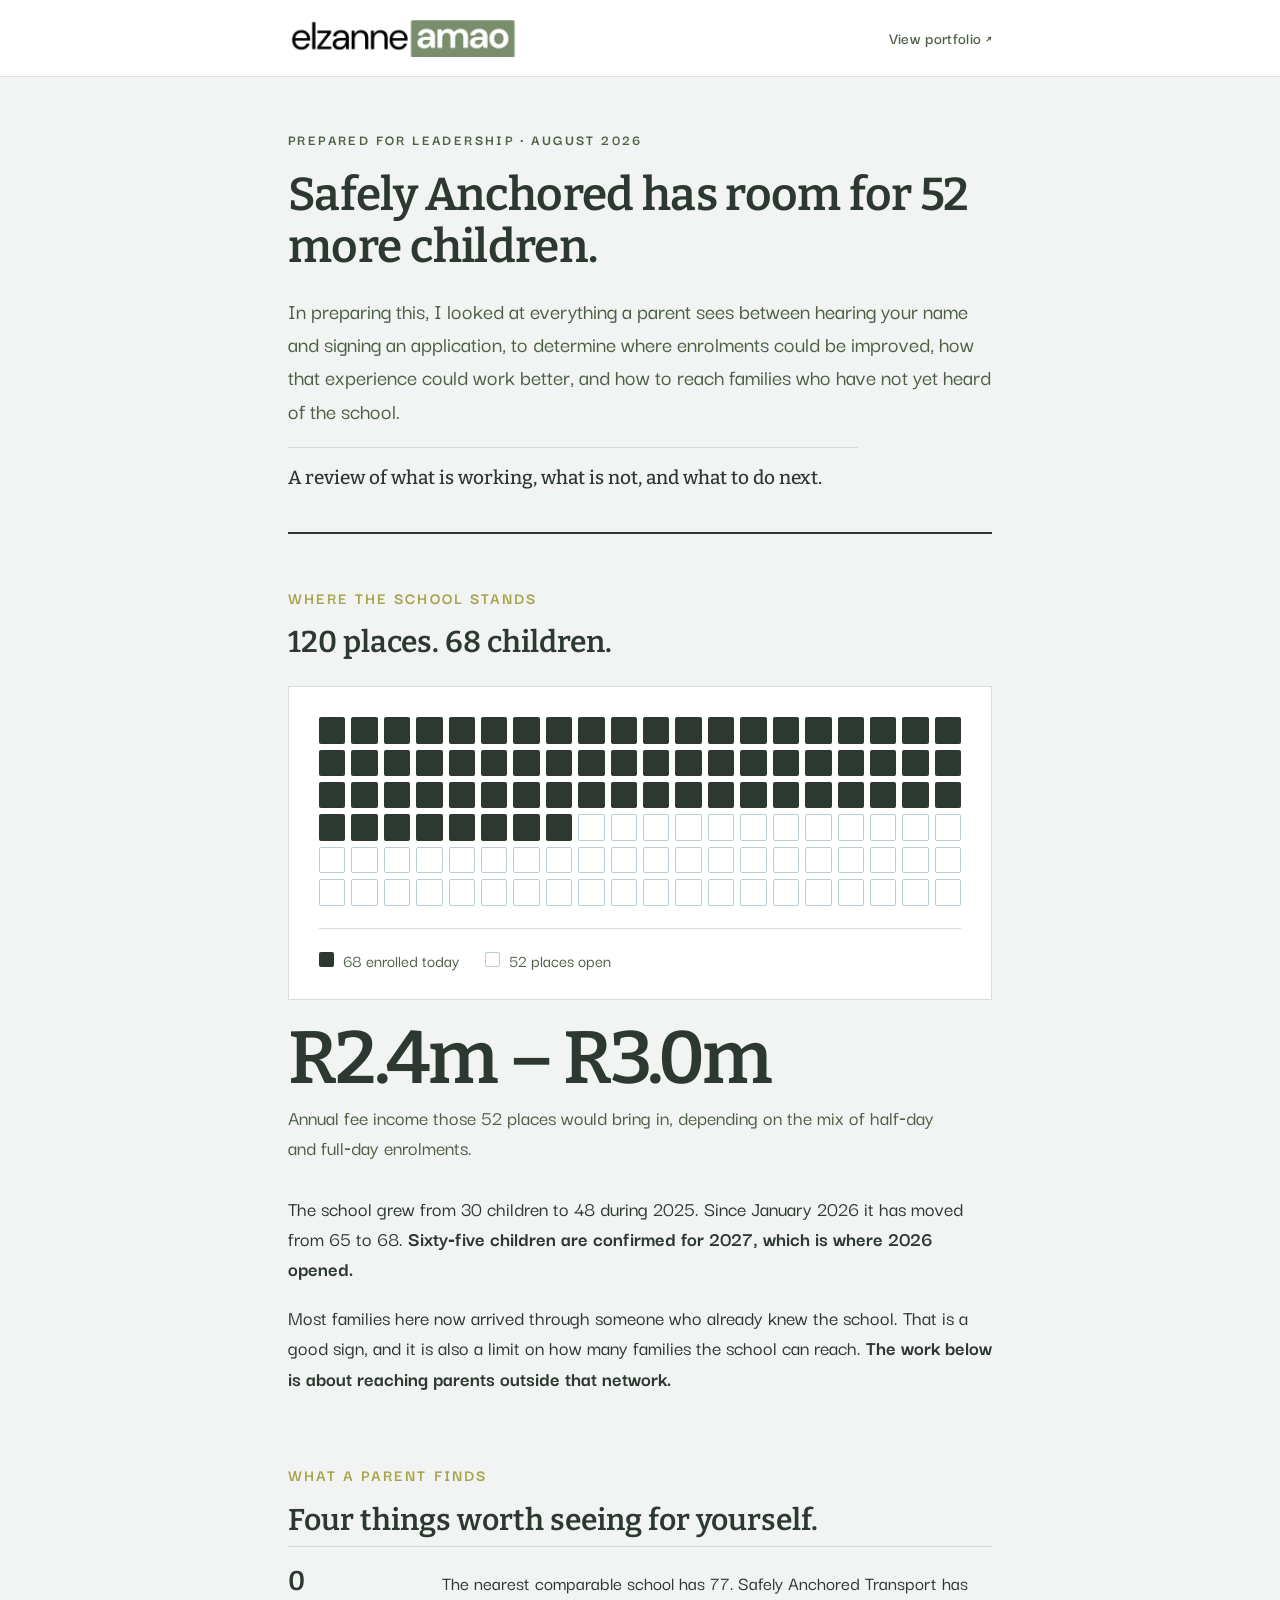
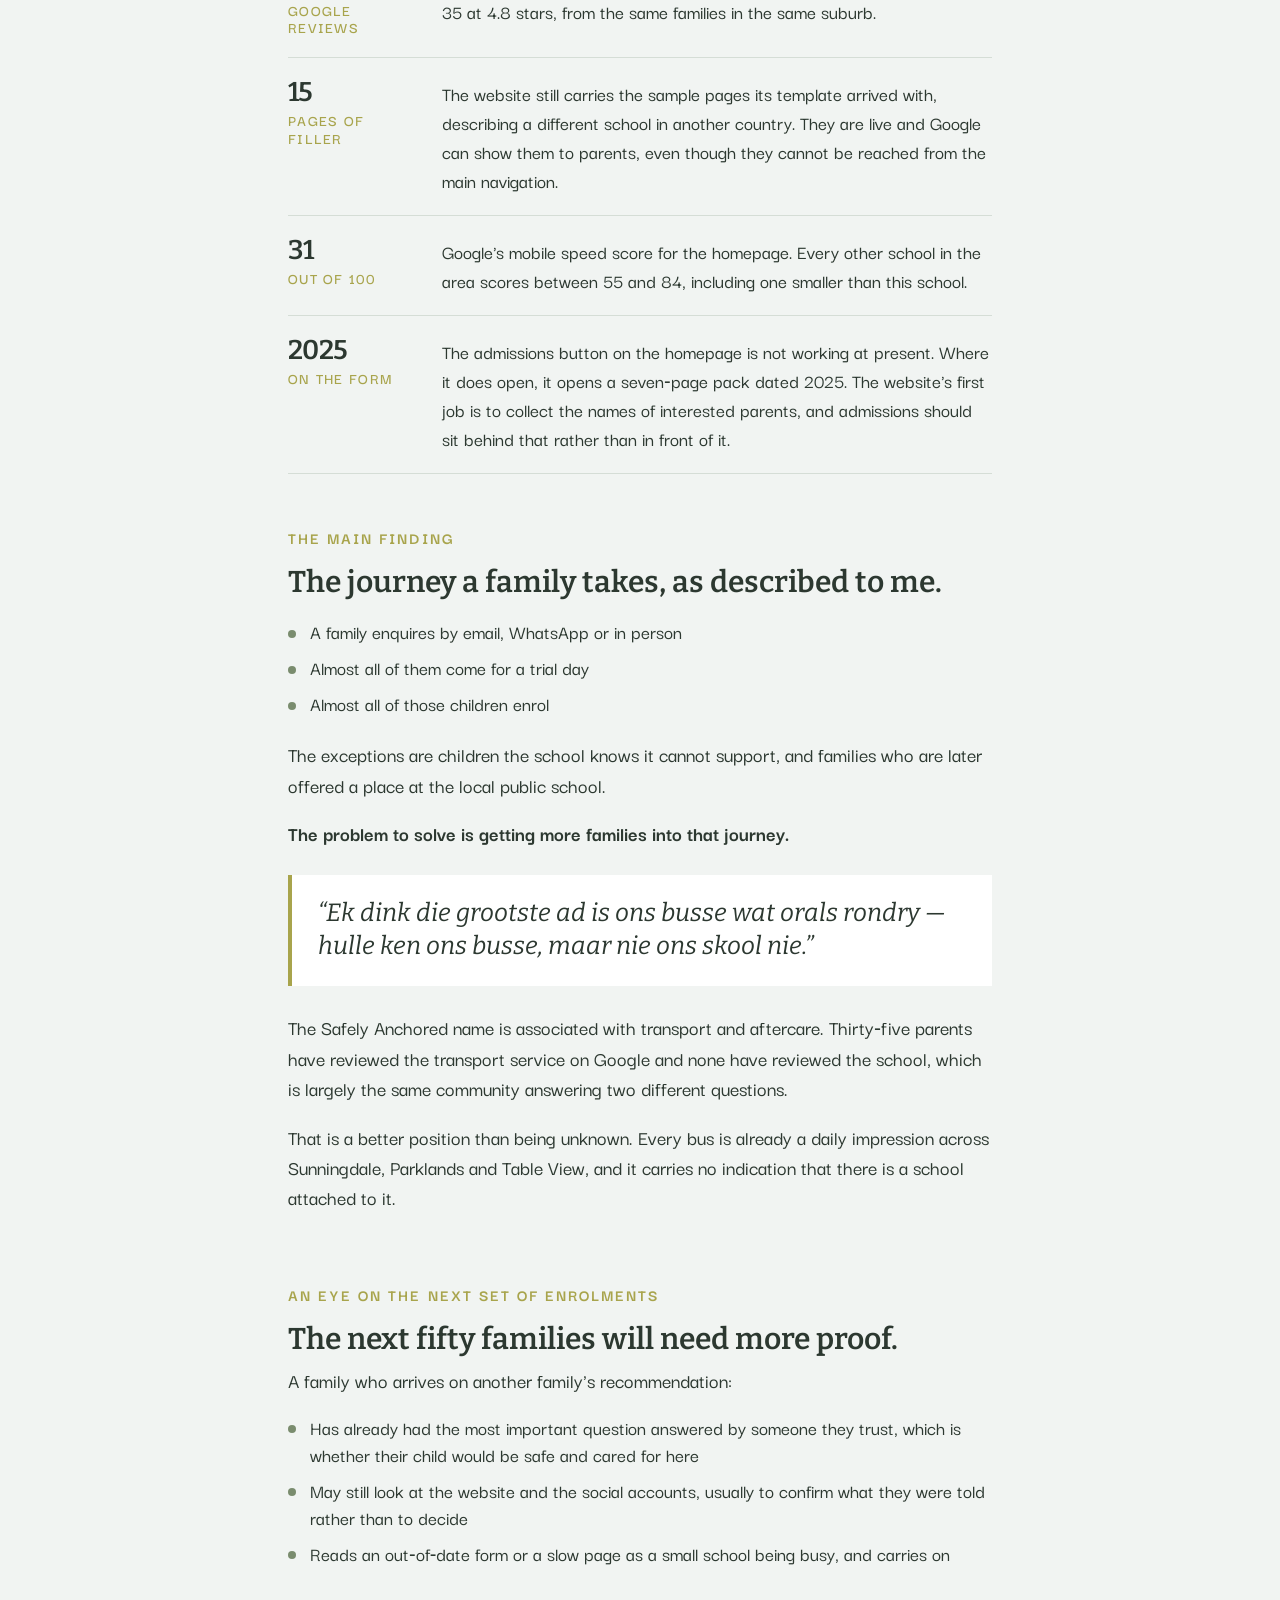
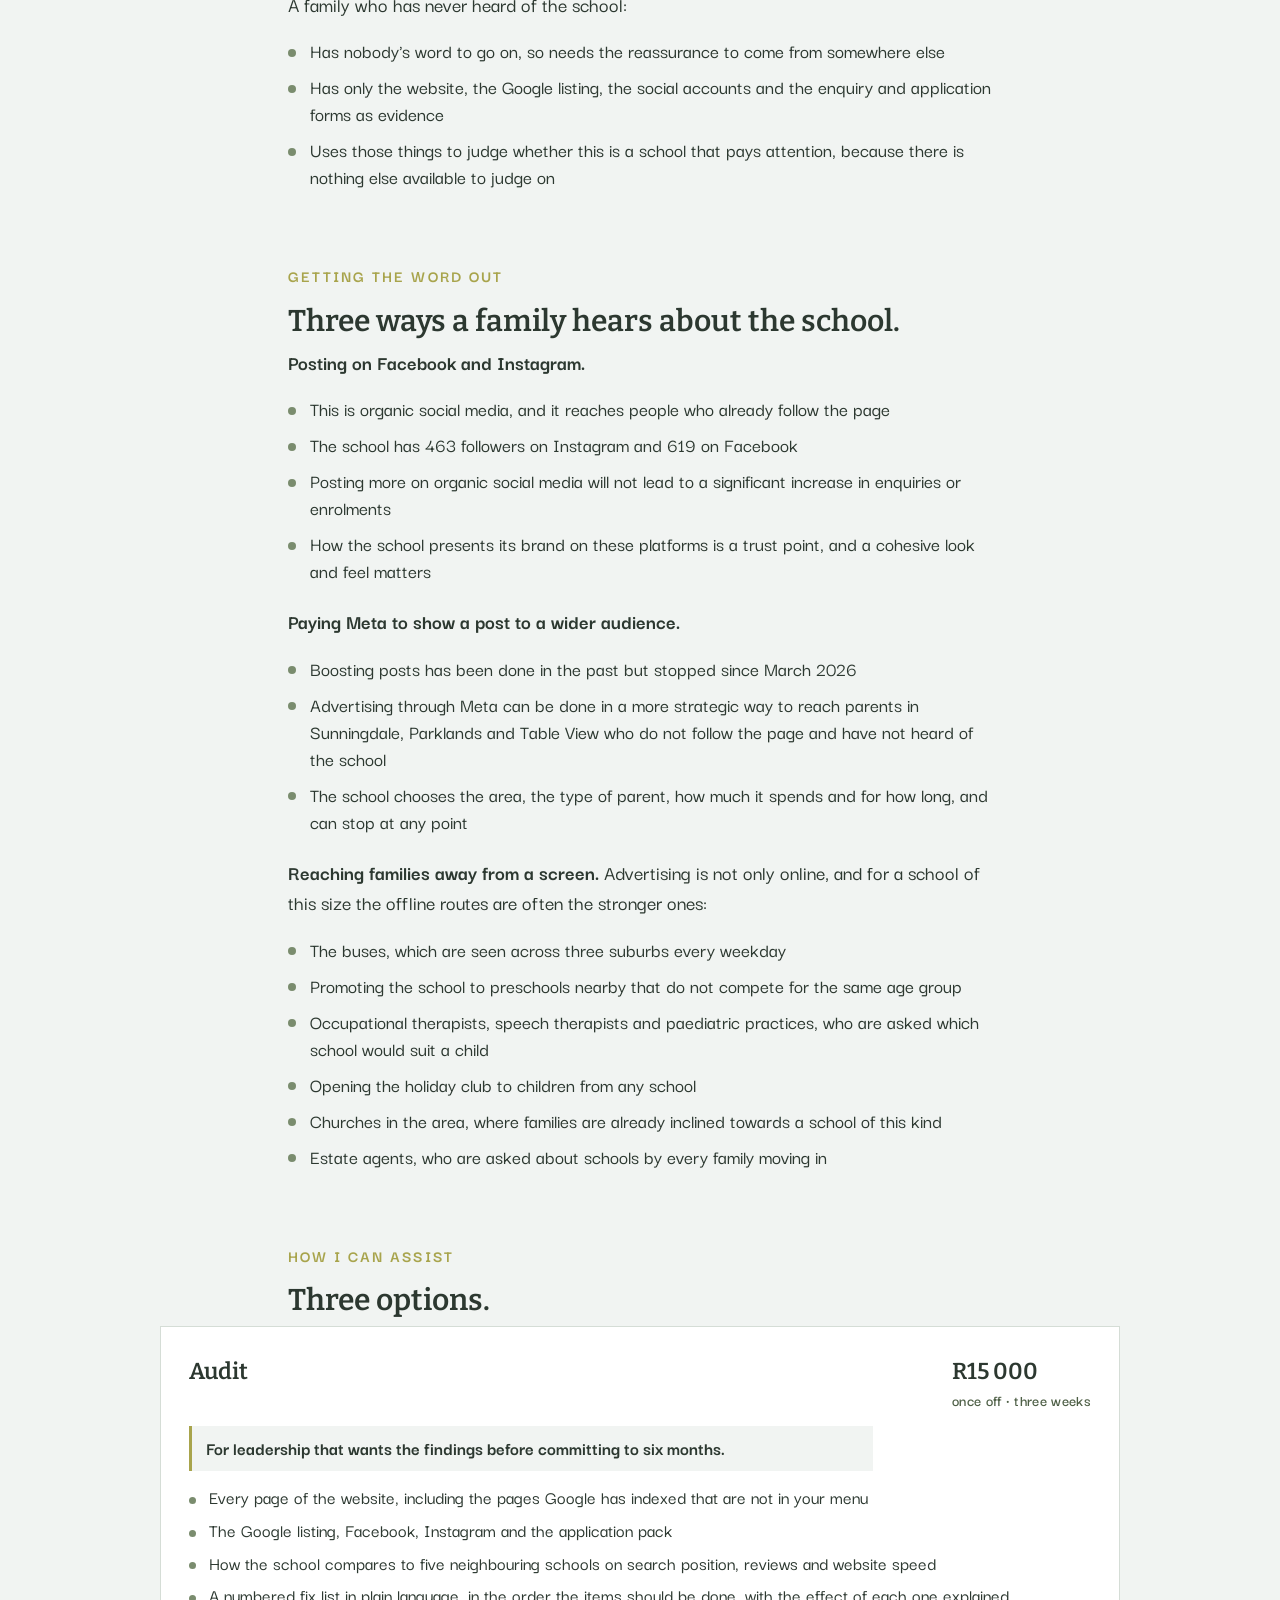
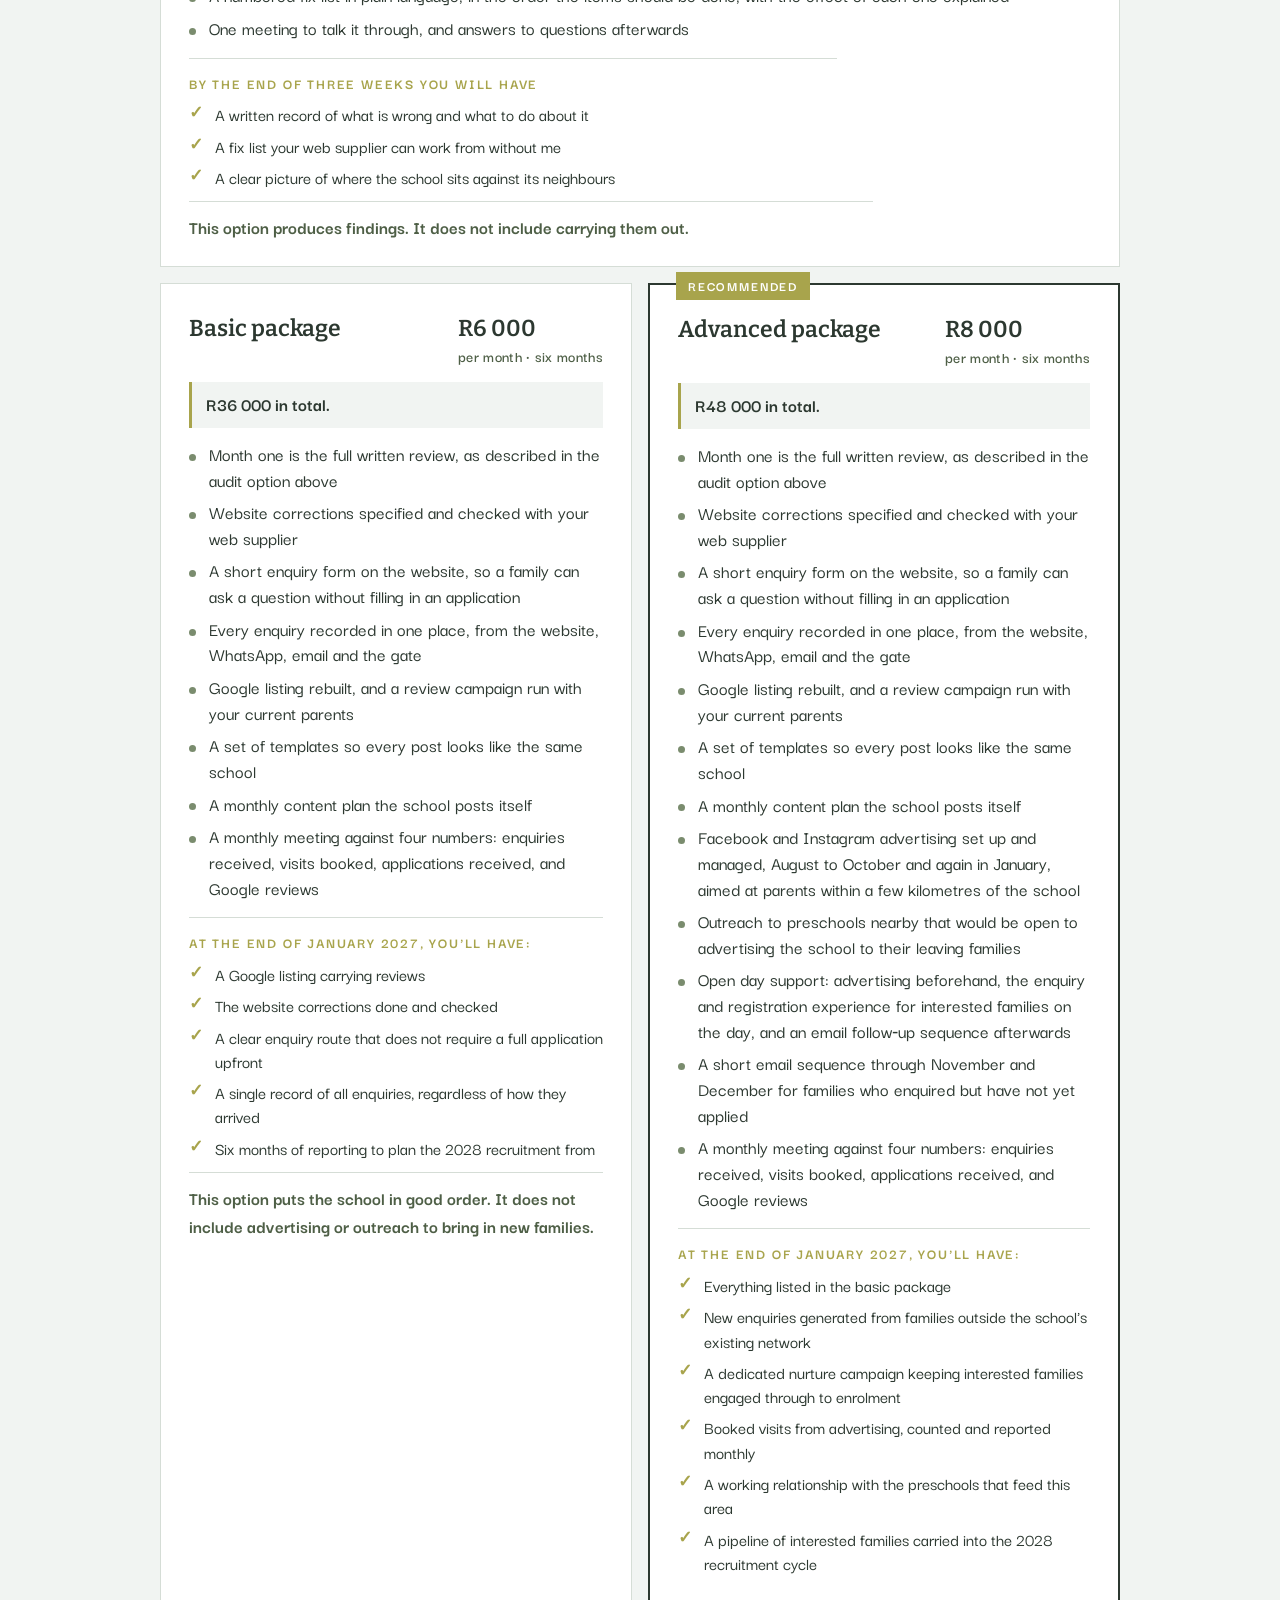
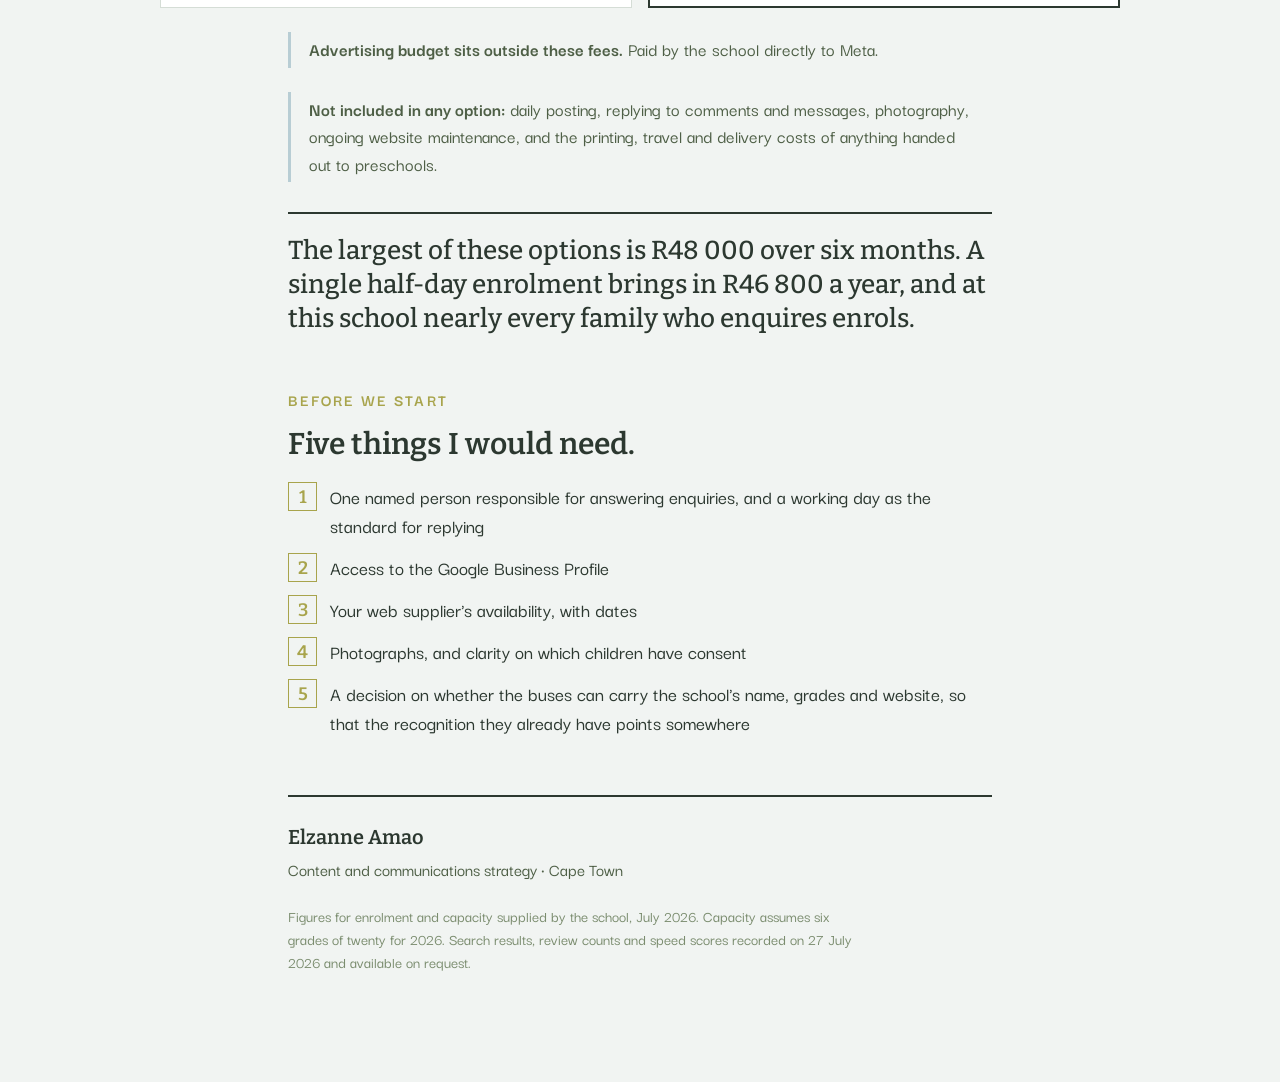
<file: proposals/safely-anchored.html>
<!DOCTYPE html>
<!--
  ============================================================
  EDITING NOTES — proposals/safely-anchored.html
  ============================================================
  WHAT THIS IS:
    A private client proposal page. It is NOT linked from the main
    navigation and is marked noindex, so it will not appear in
    Google results or the site's sitemap. Share it by sending the
    direct link:
      https://elzanneamao.netlify.app/proposals/safely-anchored.html

  THE HEADER:
    Uses images/logo-olive.png from the main site, so if the logo is
    replaced there it updates here too. Both the logo and the "View
    portfolio" link open the site in a NEW tab, so a client reading
    the proposal does not lose their place. There is deliberately no
    Services/Case Studies menu — this is a document, not a site page,
    and the menu would invite the reader away mid-pitch.

  HOW TO EDIT TEXT:
    Change only the words BETWEEN tags (e.g. <h2>Three options.</h2>
    -> edit "Three options." only). Don't touch the tags, quotes, or
    class="..." parts.

  THE THREE PACKAGES:
    Audit sits on its own first. Basic and Advanced sit side by side
    inside <div class="compare"> so they can be compared. On narrow
    screens and in print they stack automatically — that is expected,
    not a fault. To change which package is flagged "Recommended",
    move class="pick" and the <span class="pick-flag"> line.

  THE DESK GRID:
    The 120-square grid near the top is drawn by the small script at
    the bottom of this file. To change the numbers, edit this line:
      var total = 120, filled = 68;
    and update the matching words in the legend and headings above it.
  ============================================================
-->
<html lang="en-ZA">
<head>
<meta charset="utf-8">
<meta name="viewport" content="width=device-width, initial-scale=1">
<meta name="robots" content="noindex, nofollow">
<title>Safely Anchored Small School — Proposal</title>
<link rel="icon" type="image/png" sizes="32x32" href="/images/favicon-32.png">
<link rel="icon" type="image/png" sizes="512x512" href="/images/favicon-512.png">
<link rel="apple-touch-icon" href="/images/apple-touch-icon.png">
<link rel="preconnect" href="https://fonts.googleapis.com">
<link rel="preconnect" href="https://fonts.gstatic.com" crossorigin>
<link href="https://fonts.googleapis.com/css2?family=Bitter:wght@400;500;600&family=Darker+Grotesque:wght@400;500;600;700&display=swap" rel="stylesheet">
<style>
  :root{
    --moss:#2c3830;
    --sage:#7a8c6e;
    --sage-ink:#4e5f46;
    --gold:#a8a44c;
    --glass:#b8cdd4;
    --cream:#f1f4f2;
    --rule:#d5ddd6;
    --hairline:#dde2dd;
    --display:'Bitter',Georgia,serif;
    --body:'Darker Grotesque','Trebuchet MS',sans-serif;
  }

  *{box-sizing:border-box;}

  html{-webkit-text-size-adjust:100%;}

  body{
    margin:0;
    background:var(--cream);
    color:var(--moss);
    font-family:var(--body);
    font-size:21px;
    font-weight:500;
    line-height:1.45;
  }

  .wrap{
    max-width:760px;
    margin:0 auto;
    padding:0 28px 90px;
  }

  /* ---------- site header ---------- */

  .site-header{
    position:sticky;
    top:0;
    z-index:50;
    background:#fff;
    border-bottom:1px solid var(--hairline);
  }

  .site-nav{
    max-width:760px;
    margin:0 auto;
    padding:0 28px;
    height:76px;
    display:flex;
    align-items:center;
    justify-content:space-between;
    gap:20px;
  }

  .wordmark{display:inline-flex;align-items:center;text-decoration:none;}

  .site-logo{height:38px;width:auto;display:block;}

  .site-nav .back{
    font-size:17px;
    font-weight:600;
    letter-spacing:.02em;
    color:var(--sage-ink);
    text-decoration:none;
    white-space:nowrap;
    transition:color .3s ease;
  }

  .site-nav .back:hover{color:var(--moss);}

  /* ---------- masthead ---------- */

  .masthead{
    padding:52px 0 40px;
    border-bottom:2px solid var(--moss);
  }

  .eyebrow{
    font-family:var(--body);
    font-size:15px;
    font-weight:700;
    letter-spacing:.16em;
    text-transform:uppercase;
    color:var(--sage-ink);
    margin:0 0 18px;
  }

  h1{
    font-family:var(--display);
    font-weight:600;
    font-size:clamp(30px,5.4vw,46px);
    line-height:1.14;
    letter-spacing:-.015em;
    margin:0 0 20px;
  }

  .standfirst{
    font-size:23px;
    color:var(--sage-ink);
    margin:0;
    max-width:34em;
  }

  .purpose{
    font-family:var(--display);
    font-size:19px;
    font-weight:500;
    color:var(--moss);
    margin:20px 0 0;
    padding-top:16px;
    border-top:1px solid var(--rule);
    max-width:30em;
  }

  /* ---------- sections ---------- */

  section{padding:52px 0 0;}

  h2{
    font-family:var(--display);
    font-weight:600;
    font-size:clamp(23px,3.6vw,30px);
    line-height:1.2;
    margin:0 0 8px;
  }

  .kicker{
    font-size:17px;
    font-weight:700;
    letter-spacing:.12em;
    text-transform:uppercase;
    color:var(--gold);
    margin:0 0 14px;
  }

  p{margin:0 0 18px;max-width:36em;}

  strong{font-weight:700;}

  /* ---------- desk grid ---------- */

  .deskwrap{
    margin:26px 0 22px;
    padding:30px 30px 26px;
    background:#fff;
    border:1px solid var(--rule);
  }

  .desks{
    display:grid;
    grid-template-columns:repeat(20,1fr);
    gap:6px;
    margin-bottom:22px;
  }

  .desk{
    aspect-ratio:1/1;
    border-radius:2px;
  }

  .desk.filled{background:var(--moss);}

  .desk.empty{
    background:transparent;
    border:1.5px solid var(--glass);
  }

  .legend{
    display:flex;
    flex-wrap:wrap;
    gap:26px;
    font-size:18px;
    color:var(--sage-ink);
    border-top:1px solid var(--rule);
    padding-top:18px;
  }

  .legend span{display:flex;align-items:center;gap:9px;}

  .swatch{width:15px;height:15px;border-radius:2px;flex:none;}
  .swatch.filled{background:var(--moss);}
  .swatch.empty{border:1.5px solid var(--glass);}

  .bignum{
    font-family:var(--display);
    font-size:clamp(44px,9vw,74px);
    font-weight:600;
    line-height:1;
    letter-spacing:-.03em;
    margin:0 0 6px;
  }

  .bignum-label{
    font-size:21px;
    color:var(--sage-ink);
    margin:0 0 30px;
    max-width:32em;
  }

  /* ---------- findings ---------- */

  .finding{
    display:grid;
    grid-template-columns:130px 1fr;
    gap:24px;
    padding:20px 0;
    border-top:1px solid var(--rule);
    align-items:baseline;
  }

  .finding:last-of-type{border-bottom:1px solid var(--rule);}

  .finding .fig{
    font-family:var(--display);
    font-size:27px;
    font-weight:600;
    line-height:1.1;
    letter-spacing:-.02em;
    color:var(--moss);
  }

  .finding .fig small{
    display:block;
    font-family:var(--body);
    font-size:16px;
    font-weight:600;
    letter-spacing:.08em;
    text-transform:uppercase;
    color:var(--gold);
    margin-top:5px;
  }

  .finding p{margin:0;font-size:20px;}

  /* ---------- options ---------- */

  .option{
    border:1px solid var(--rule);
    background:#fff;
    padding:28px 28px 24px;
    margin-bottom:16px;
  }

  .option.pick{
    border:2px solid var(--moss);
    position:relative;
  }

  .pick-flag{
    position:absolute;
    top:-13px;
    left:26px;
    background:var(--gold);
    color:#fff;
    font-size:14px;
    font-weight:700;
    letter-spacing:.13em;
    text-transform:uppercase;
    padding:4px 12px;
  }

  /* The three packages. Audit spans the full block, then basic and
     advanced sit side by side beneath it for comparison. On large
     screens the block widens past the 760px text column; below
     1060px it returns to that column and the pair stacks, because
     at that width two cards would be too narrow to read. */

  .compare{
    display:grid;
    grid-template-columns:1fr;
    gap:16px;
    margin-top:16px;
  }

  /* Grid stretches both cards to the taller one, so the pair reads as
     a matched set. The shorter card carries its spare space at the
     foot rather than a gap in the middle. */

  .compare .option{margin-bottom:0;}

  @media (min-width:1060px){
    .packages{
      width:min(960px,calc(100vw - 80px));
      margin-left:50%;
      transform:translateX(-50%);
    }
    .compare{grid-template-columns:1fr 1fr;}
  }

  .option-head{
    display:flex;
    flex-wrap:wrap;
    justify-content:space-between;
    align-items:baseline;
    gap:10px;
    margin-bottom:6px;
  }

  .option h3{
    font-family:var(--display);
    font-size:23px;
    font-weight:600;
    margin:0;
  }

  .price{
    font-family:var(--display);
    font-size:23px;
    font-weight:600;
    white-space:nowrap;
  }

  .price small{
    display:block;
    text-align:right;
    font-family:var(--body);
    font-size:16px;
    font-weight:600;
    color:var(--sage-ink);
    letter-spacing:.02em;
  }

  .option ul{
    margin:14px 0 0;
    padding:0;
    list-style:none;
  }

  .option li{
    position:relative;
    padding-left:20px;
    margin-bottom:7px;
    font-size:19px;
    line-height:1.35;
  }

  .option li::before{
    content:"";
    position:absolute;
    left:0;
    top:.62em;
    width:7px;
    height:7px;
    background:var(--sage);
    border-radius:50%;
  }

  .inherits{
    font-size:19px;
    font-weight:700;
    color:var(--sage-ink);
    margin:12px 0 0;
    padding-top:12px;
    border-top:1px solid var(--rule);
  }

  .builds{
    font-size:19px;
    font-weight:700;
    color:var(--moss);
    background:var(--cream);
    border-left:3px solid var(--gold);
    padding:9px 14px;
    margin:14px 0 4px;
  }

  .builds span{font-weight:500;color:var(--sage-ink);}

  .expect{
    font-size:18px;
    margin:16px 0 8px;
    padding-top:14px;
    border-top:1px solid var(--rule);
    color:var(--sage-ink);
  }

  .expect b{
    display:block;
    font-family:var(--body);
    font-size:15px;
    font-weight:700;
    letter-spacing:.12em;
    text-transform:uppercase;
    color:var(--gold);
    margin-bottom:6px;
  }

  .option ul.ticks{margin:0;padding:0;list-style:none;}

  .option ul.ticks li{
    position:relative;
    padding-left:26px;
    margin-bottom:7px;
    font-size:18px;
    line-height:1.35;
    color:var(--moss);
  }

  .option ul.ticks li::before{
    content:"\2713";
    position:absolute;
    left:0;
    top:-1px;
    width:auto;
    height:auto;
    background:none;
    border-radius:0;
    font-size:17px;
    font-weight:700;
    color:var(--gold);
  }

  .note{
    font-size:19px;
    color:var(--sage-ink);
    border-left:3px solid var(--glass);
    padding:4px 0 4px 18px;
    margin:24px 0 0;
    max-width:36em;
  }

  .pullquote{
    font-family:var(--display);
    font-size:clamp(20px,3.1vw,25px);
    font-weight:400;
    font-style:italic;
    line-height:1.35;
    color:var(--moss);
    background:#fff;
    border-left:4px solid var(--gold);
    padding:22px 26px;
    margin:26px 0;
    max-width:32em;
  }

  ul.plain{
    margin:18px 0 22px;
    padding:0;
    list-style:none;
    max-width:36em;
  }

  ul.plain li{
    position:relative;
    padding-left:22px;
    margin-bottom:9px;
    font-size:20px;
    line-height:1.35;
  }

  ul.plain li::before{
    content:"";
    position:absolute;
    left:0;
    top:.58em;
    width:8px;
    height:8px;
    background:var(--sage);
    border-radius:50%;
  }

  .verdict{
    font-family:var(--display);
    font-size:clamp(21px,3.2vw,26px);
    font-weight:500;
    line-height:1.3;
    color:var(--moss);
    border-top:2px solid var(--moss);
    padding-top:20px;
    margin:30px 0 0;
    max-width:30em;
  }

  /* ---------- needs ---------- */

  .needs{margin:20px 0 0;padding:0;list-style:none;counter-reset:n;}

  .needs li{
    counter-increment:n;
    position:relative;
    padding-left:42px;
    margin-bottom:13px;
    font-size:20px;
  }

  .needs li::before{
    content:counter(n);
    position:absolute;
    left:0;
    top:0;
    font-family:var(--display);
    font-size:18px;
    font-weight:600;
    color:var(--gold);
    border:1px solid var(--gold);
    width:27px;
    height:27px;
    display:flex;
    align-items:center;
    justify-content:center;
  }

  /* ---------- footer ---------- */

  footer{
    margin-top:58px;
    padding-top:26px;
    border-top:2px solid var(--moss);
    font-size:18px;
    color:var(--sage-ink);
  }

  footer .name{
    font-family:var(--display);
    font-size:20px;
    font-weight:600;
    color:var(--moss);
    margin:0 0 4px;
  }

  .fine{font-size:16px;margin-top:22px;color:var(--sage);}

  /* ---------- responsive ---------- */

  @media (max-width:620px){
    body{font-size:20px;}
    .wrap{padding:0 20px 70px;}
    .site-nav{padding:0 20px;height:64px;gap:16px;}
    .site-logo{height:31px;}
    .site-nav .back{font-size:16px;}
    .desks{grid-template-columns:repeat(12,1fr);gap:5px;}
    .deskwrap{padding:22px 20px 20px;}
    .finding{grid-template-columns:1fr;gap:6px;}
    .finding .fig small{display:inline;margin-left:8px;}
  }

  /* Small phones: the logo plus a full-width link overruns 360px and
     drags the whole page sideways, so both step down here. */

  @media (max-width:430px){
    .site-nav{height:58px;gap:12px;}
    .site-logo{height:26px;}
    .site-nav .back{font-size:15px;}
  }

  @media print{
    body{background:#fff;font-size:12pt;}
    .site-header{position:static;border-bottom:1px solid var(--hairline);}
    .site-nav{height:auto;padding:0 0 14px;}
    .site-nav .back{display:none;}
    .masthead{padding-top:28px;}
    .deskwrap,.option{break-inside:avoid;}
    section{padding-top:26px;}
    .packages{width:auto;margin-left:0;transform:none;}
    .compare{grid-template-columns:1fr;}
  }
</style>
</head>
<body>

<header class="site-header">
  <nav class="site-nav">
    <a href="/" class="wordmark" target="_blank" rel="noopener"><img src="/images/logo-olive.png" alt="Elzanne Amao" class="site-logo"></a>
    <a href="/" class="back" target="_blank" rel="noopener">View portfolio &#8599;</a>
  </nav>
</header>

<div class="wrap">

  <header class="masthead">
    <p class="eyebrow">Prepared for leadership &middot; August 2026</p>
    <h1>Safely Anchored has room for 52 more children.</h1>
    <p class="standfirst">In preparing this, I looked at everything a parent sees between hearing your name and signing an application, to determine where enrolments could be improved, how that experience could work better, and how to reach families who have not yet heard of the school.</p>
    <p class="purpose">A review of what is working, what is not, and what to do next.</p>
  </header>

  <section>
    <p class="kicker">Where the school stands</p>
    <h2>120 places. 68 children.</h2>

    <div class="deskwrap">
      <div class="desks" id="desks" role="img" aria-label="A grid of 120 places, 68 filled and 52 empty."></div>
      <div class="legend">
        <span><i class="swatch filled"></i> 68 enrolled today</span>
        <span><i class="swatch empty"></i> 52 places open</span>
      </div>
    </div>

    <p class="bignum">R2.4m &ndash; R3.0m</p>
    <p class="bignum-label">Annual fee income those 52 places would bring in, depending on the mix of half&#8209;day and full&#8209;day enrolments.</p>

    <p>The school grew from 30 children to 48 during 2025. Since January 2026 it has moved from 65 to 68. <strong>Sixty&#8209;five children are confirmed for 2027, which is where 2026 opened.</strong></p>
    <p>Most families here now arrived through someone who already knew the school. That is a good sign, and it is also a limit on how many families the school can reach. <strong>The work below is about reaching parents outside that network.</strong></p>
  </section>

  <section>
    <p class="kicker">What a parent finds</p>
    <h2>Four things worth seeing for yourself.</h2>

    <div class="finding">
      <div class="fig">0<small>Google reviews</small></div>
      <p>The nearest comparable school has 77. Safely Anchored Transport has 35 at 4.8 stars, from the same families in the same suburb.</p>
    </div>

    <div class="finding">
      <div class="fig">15<small>Pages of filler</small></div>
      <p>The website still carries the sample pages its template arrived with, describing a different school in another country. They are live and Google can show them to parents, even though they cannot be reached from the main navigation.</p>
    </div>

    <div class="finding">
      <div class="fig">31<small>Out of 100</small></div>
      <p>Google's mobile speed score for the homepage. Every other school in the area scores between 55 and 84, including one smaller than this school.</p>
    </div>

    <div class="finding">
      <div class="fig">2025<small>On the form</small></div>
      <p>The admissions button on the homepage is not working at present. Where it does open, it opens a seven&#8209;page pack dated 2025. The website's first job is to collect the names of interested parents, and admissions should sit behind that rather than in front of it.</p>
    </div>
  </section>

  <section>
    <p class="kicker">The main finding</p>
    <h2>The journey a family takes, as described to me.</h2>

    <ul class="plain">
      <li>A family enquires by email, WhatsApp or in person</li>
      <li>Almost all of them come for a trial day</li>
      <li>Almost all of those children enrol</li>
    </ul>

    <p>The exceptions are children the school knows it cannot support, and families who are later offered a place at the local public school.</p>

    <p><strong>The problem to solve is getting more families into that journey.</strong></p>

    <p class="pullquote">&ldquo;Ek dink die grootste ad is ons busse wat orals rondry &mdash; hulle ken ons busse, maar nie ons skool nie.&rdquo;</p>

    <p>The Safely Anchored name is associated with transport and aftercare. Thirty&#8209;five parents have reviewed the transport service on Google and none have reviewed the school, which is largely the same community answering two different questions.</p>

    <p>That is a better position than being unknown. Every bus is already a daily impression across Sunningdale, Parklands and Table View, and it carries no indication that there is a school attached to it.</p>
  </section>

  <section>
    <p class="kicker">An eye on the next set of enrolments</p>
    <h2>The next fifty families will need more proof.</h2>

    <p>A family who arrives on another family's recommendation:</p>

    <ul class="plain">
      <li>Has already had the most important question answered by someone they trust, which is whether their child would be safe and cared for here</li>
      <li>May still look at the website and the social accounts, usually to confirm what they were told rather than to decide</li>
      <li>Reads an out&#8209;of&#8209;date form or a slow page as a small school being busy, and carries on</li>
    </ul>

    <p>A family who has never heard of the school:</p>

    <ul class="plain">
      <li>Has nobody's word to go on, so needs the reassurance to come from somewhere else</li>
      <li>Has only the website, the Google listing, the social accounts and the enquiry and application forms as evidence</li>
      <li>Uses those things to judge whether this is a school that pays attention, because there is nothing else available to judge on</li>
    </ul>
  </section>

  <section>
    <p class="kicker">Getting the word out</p>
    <h2>Three ways a family hears about the school.</h2>

    <p><strong>Posting on Facebook and Instagram.</strong></p>

    <ul class="plain">
      <li>This is organic social media, and it reaches people who already follow the page</li>
      <li>The school has 463 followers on Instagram and 619 on Facebook</li>
      <li>Posting more on organic social media will not lead to a significant increase in enquiries or enrolments</li>
      <li>How the school presents its brand on these platforms is a trust point, and a cohesive look and feel matters</li>
    </ul>

    <p><strong>Paying Meta to show a post to a wider audience.</strong></p>

    <ul class="plain">
      <li>Boosting posts has been done in the past but stopped since March 2026</li>
      <li>Advertising through Meta can be done in a more strategic way to reach parents in Sunningdale, Parklands and Table View who do not follow the page and have not heard of the school</li>
      <li>The school chooses the area, the type of parent, how much it spends and for how long, and can stop at any point</li>
    </ul>

    <p><strong>Reaching families away from a screen.</strong> Advertising is not only online, and for a school of this size the offline routes are often the stronger ones:</p>

    <ul class="plain">
      <li>The buses, which are seen across three suburbs every weekday</li>
      <li>Promoting the school to preschools nearby that do not compete for the same age group</li>
      <li>Occupational therapists, speech therapists and paediatric practices, who are asked which school would suit a child</li>
      <li>Opening the holiday club to children from any school</li>
      <li>Churches in the area, where families are already inclined towards a school of this kind</li>
      <li>Estate agents, who are asked about schools by every family moving in</li>
    </ul>
  </section>

  <section>
    <p class="kicker">How I can assist</p>
    <h2>Three options.</h2>

    <div class="packages">

    <div class="option">
      <div class="option-head">
        <h3>Audit</h3>
        <div class="price">R15 000<small>once off &middot; three weeks</small></div>
      </div>
      <p class="builds">For leadership that wants the findings before committing to six months.</p>
      <ul>
        <li>Every page of the website, including the pages Google has indexed that are not in your menu</li>
        <li>The Google listing, Facebook, Instagram and the application pack</li>
        <li>How the school compares to five neighbouring schools on search position, reviews and website speed</li>
        <li>A numbered fix list in plain language, in the order the items should be done, with the effect of each one explained</li>
        <li>One meeting to talk it through, and answers to questions afterwards</li>
      </ul>
      <p class="expect"><b>By the end of three weeks you will have</b></p>
      <ul class="ticks">
        <li>A written record of what is wrong and what to do about it</li>
        <li>A fix list your web supplier can work from without me</li>
        <li>A clear picture of where the school sits against its neighbours</li>
      </ul>
      <p class="inherits">This option produces findings. It does not include carrying them out.</p>
    </div>

    <div class="compare">

      <div class="option">
        <div class="option-head">
          <h3>Basic package</h3>
          <div class="price">R6 000<small>per month &middot; six months</small></div>
        </div>
        <p class="builds">R36 000 in total.</p>
        <ul>
          <li>Month one is the full written review, as described in the audit option above</li>
          <li>Website corrections specified and checked with your web supplier</li>
          <li>A short enquiry form on the website, so a family can ask a question without filling in an application</li>
          <li>Every enquiry recorded in one place, from the website, WhatsApp, email and the gate</li>
          <li>Google listing rebuilt, and a review campaign run with your current parents</li>
          <li>A set of templates so every post looks like the same school</li>
          <li>A monthly content plan the school posts itself</li>
          <li>A monthly meeting against four numbers: enquiries received, visits booked, applications received, and Google reviews</li>
        </ul>
        <p class="expect"><b>At the end of January 2027, you'll have:</b></p>
        <ul class="ticks">
          <li>A Google listing carrying reviews</li>
          <li>The website corrections done and checked</li>
          <li>A clear enquiry route that does not require a full application upfront</li>
          <li>A single record of all enquiries, regardless of how they arrived</li>
          <li>Six months of reporting to plan the 2028 recruitment from</li>
        </ul>
        <p class="inherits">This option puts the school in good order. It does not include advertising or outreach to bring in new families.</p>
      </div>

      <div class="option pick">
        <span class="pick-flag">Recommended</span>
        <div class="option-head">
          <h3>Advanced package</h3>
          <div class="price">R8 000<small>per month &middot; six months</small></div>
        </div>
        <p class="builds">R48 000 in total.</p>
        <ul>
          <li>Month one is the full written review, as described in the audit option above</li>
          <li>Website corrections specified and checked with your web supplier</li>
          <li>A short enquiry form on the website, so a family can ask a question without filling in an application</li>
          <li>Every enquiry recorded in one place, from the website, WhatsApp, email and the gate</li>
          <li>Google listing rebuilt, and a review campaign run with your current parents</li>
          <li>A set of templates so every post looks like the same school</li>
          <li>A monthly content plan the school posts itself</li>
          <li>Facebook and Instagram advertising set up and managed, August to October and again in January, aimed at parents within a few kilometres of the school</li>
          <li>Outreach to preschools nearby that would be open to advertising the school to their leaving families</li>
          <li>Open day support: advertising beforehand, the enquiry and registration experience for interested families on the day, and an email follow&#8209;up sequence afterwards</li>
          <li>A short email sequence through November and December for families who enquired but have not yet applied</li>
          <li>A monthly meeting against four numbers: enquiries received, visits booked, applications received, and Google reviews</li>
        </ul>
        <p class="expect"><b>At the end of January 2027, you'll have:</b></p>
        <ul class="ticks">
          <li>Everything listed in the basic package</li>
          <li>New enquiries generated from families outside the school's existing network</li>
          <li>A dedicated nurture campaign keeping interested families engaged through to enrolment</li>
          <li>Booked visits from advertising, counted and reported monthly</li>
          <li>A working relationship with the preschools that feed this area</li>
          <li>A pipeline of interested families carried into the 2028 recruitment cycle</li>
        </ul>
      </div>

    </div>

    </div>

    <p class="note"><strong>Advertising budget sits outside these fees.</strong> Paid by the school directly to Meta.</p>

    <p class="note"><strong>Not included in any option:</strong> daily posting, replying to comments and messages, photography, ongoing website maintenance, and the printing, travel and delivery costs of anything handed out to preschools.</p>

    <p class="verdict">The largest of these options is R48 000 over six months. A single half&#8209;day enrolment brings in R46 800 a year, and at this school nearly every family who enquires enrols.</p>
  </section>

  <section>
    <p class="kicker">Before we start</p>
    <h2>Five things I would need.</h2>
    <ol class="needs">
      <li>One named person responsible for answering enquiries, and a working day as the standard for replying</li>
      <li>Access to the Google Business Profile</li>
      <li>Your web supplier's availability, with dates</li>
      <li>Photographs, and clarity on which children have consent</li>
      <li>A decision on whether the buses can carry the school's name, grades and website, so that the recognition they already have points somewhere</li>
    </ol>
  </section>

  <footer>
    <p class="name">Elzanne Amao</p>
    <p>Content and communications strategy &middot; Cape Town</p>
    <p class="fine">Figures for enrolment and capacity supplied by the school, July 2026. Capacity assumes six grades of twenty for 2026. Search results, review counts and speed scores recorded on 27 July 2026 and available on request.</p>
  </footer>

</div>

<script>
(function(){
  var grid = document.getElementById('desks');
  if(!grid) return;
  var total = 120, filled = 68;
  var reduce = window.matchMedia('(prefers-reduced-motion: reduce)').matches;
  var frag = document.createDocumentFragment();

  for(var i = 0; i < total; i++){
    var d = document.createElement('div');
    d.className = 'desk ' + (i < filled ? 'filled' : 'empty');
    if(!reduce){
      d.style.opacity = '0';
      d.style.transition = 'opacity .4s ease';
      d.style.transitionDelay = (i * 9) + 'ms';
    }
    frag.appendChild(d);
  }
  grid.appendChild(frag);

  if(!reduce){
    requestAnimationFrame(function(){
      requestAnimationFrame(function(){
        var all = grid.children;
        for(var j = 0; j < all.length; j++){ all[j].style.opacity = '1'; }
      });
    });
  }
})();
</script>
</body>
</html>
</file>
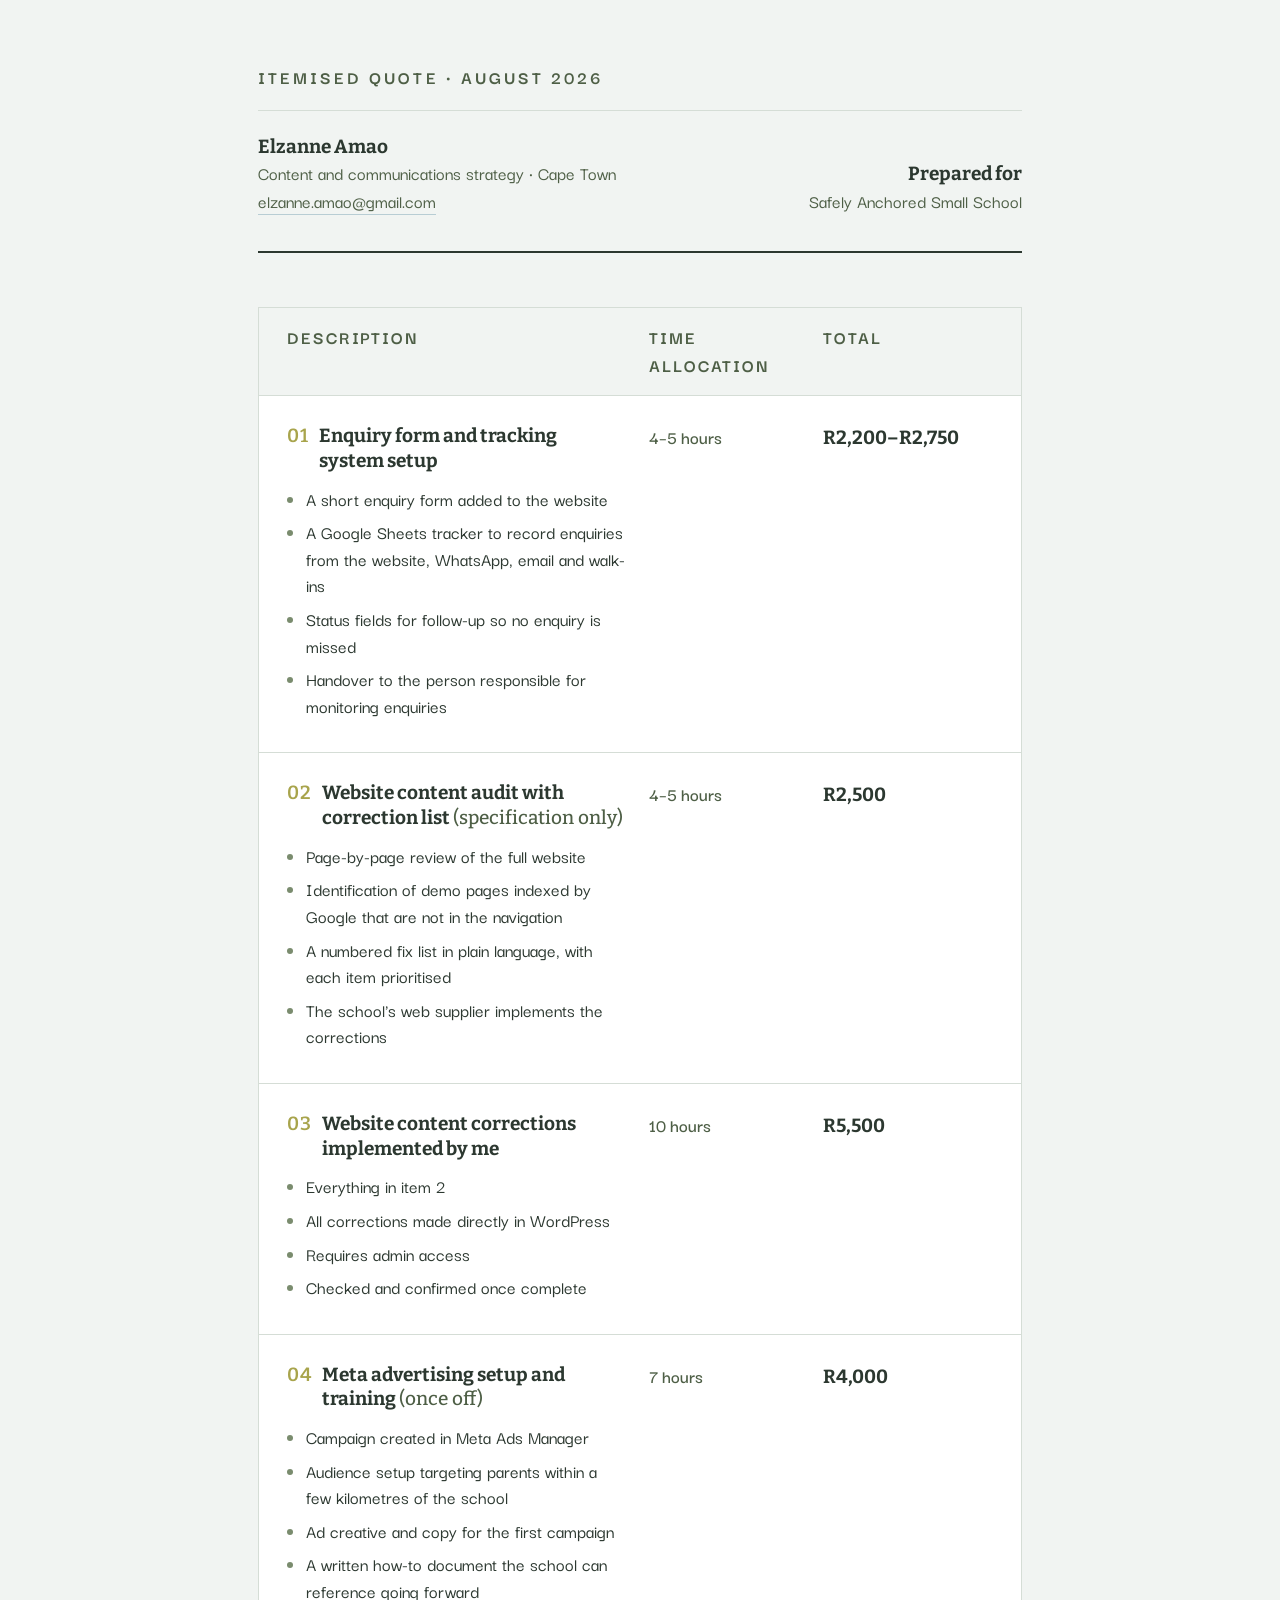
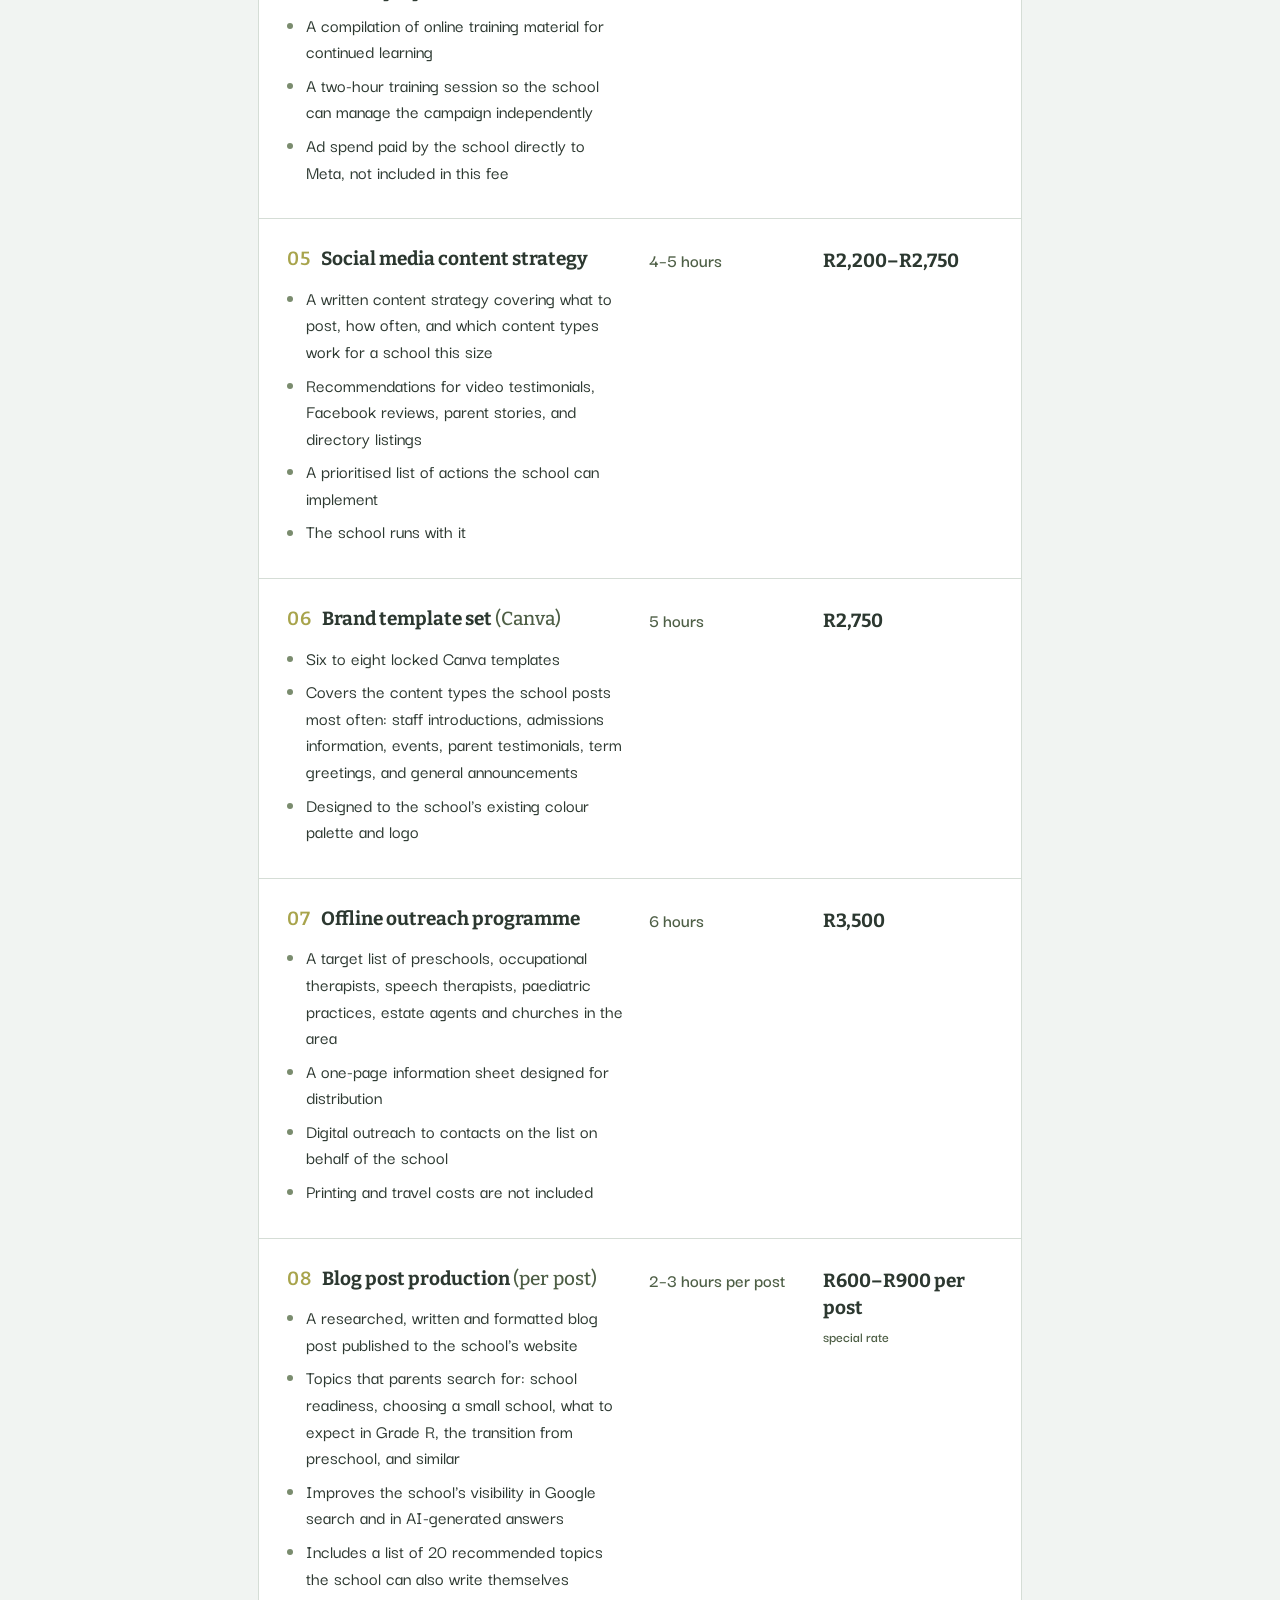
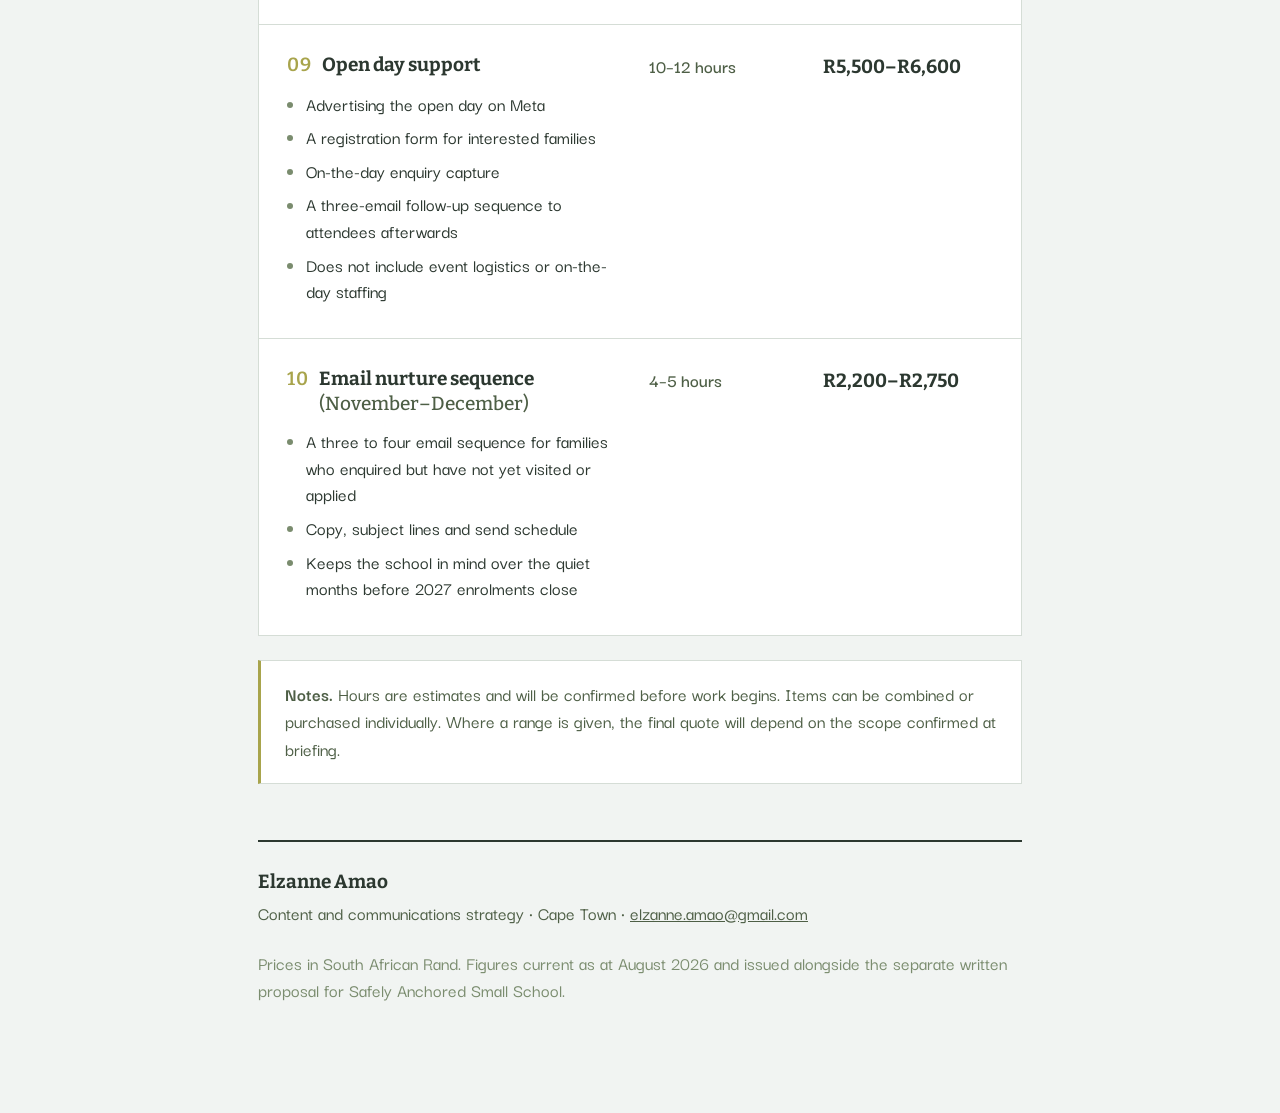
<file: quotes/safely-anchored.html>
<!DOCTYPE html>
<!--
  ============================================================
  EDITING NOTES — quotes/safely-anchored.html
  ============================================================
  WHAT THIS IS:
    A private itemised quote, built to sit alongside the proposal at
    /proposals/safely-anchored.html. It is NOT linked from the main
    navigation and is marked noindex, so it will not appear in
    Google results or the site's sitemap. Share it by sending the
    direct link:
      https://elzanneamao.netlify.app/quotes/safely-anchored.html

  THE PALETTE:
    Shares its colours and fonts with the proposal page so the two
    read as one set of documents. There is no site header on this
    page by design — it opens straight on the eyebrow line and the
    letterhead.

  THE TABLE:
    Each item is one .qrow with three cells: description (.qdesc),
    time (.qtime) and total (.qtotal). On screens under 640px the
    three columns stack and small uppercase labels ("Time
    allocation", "Total") appear automatically — that is the
    .qlabel span in each cell, hidden on wider screens where the
    column headings already say the same thing.

  ADDING OR REMOVING AN ITEM:
    Copy one whole .qrow block (from <div class="qrow"> to its
    closing </div>) and edit the text inside. Keep the item numbers
    in .qnum sequential.
  ============================================================
-->
<html lang="en-ZA">
<head>
<meta charset="utf-8">
<meta name="viewport" content="width=device-width, initial-scale=1">
<meta name="robots" content="noindex, nofollow">
<title>Safely Anchored Small School — Itemised Quote</title>
<link rel="icon" type="image/png" sizes="32x32" href="/images/favicon-32.png">
<link rel="icon" type="image/png" sizes="512x512" href="/images/favicon-512.png">
<link rel="apple-touch-icon" href="/images/apple-touch-icon.png">
<link rel="preconnect" href="https://fonts.googleapis.com">
<link rel="preconnect" href="https://fonts.gstatic.com" crossorigin>
<link href="https://fonts.googleapis.com/css2?family=Bitter:wght@400;500;600&family=Darker+Grotesque:wght@400;500;600;700&display=swap" rel="stylesheet">
<style>
  :root{
    --moss:#2c3830;
    --sage:#7a8c6e;
    --sage-ink:#4e5f46;
    --gold:#a8a44c;
    --glass:#b8cdd4;
    --cream:#f1f4f2;
    --rule:#d5ddd6;
    --hairline:#dde2dd;
    --display:'Bitter',Georgia,serif;
    --body:'Darker Grotesque','Trebuchet MS',sans-serif;
    --fs:19px;
  }

  *{box-sizing:border-box;}

  html{-webkit-text-size-adjust:100%;}

  body{
    margin:0;
    background:var(--cream);
    color:var(--moss);
    font-family:var(--body);
    font-size:var(--fs);
    font-weight:500;
    line-height:1.45;
  }

  .wrap{
    max-width:820px;
    margin:0 auto;
    padding:0 28px 90px;
  }

  /* ---------- masthead ---------- */

  .masthead{
    padding:64px 0 36px;
    border-bottom:2px solid var(--moss);
  }

  .eyebrow{
    font-family:var(--body);
    font-size:var(--fs);
    font-weight:700;
    letter-spacing:.16em;
    text-transform:uppercase;
    color:var(--sage-ink);
    margin:0 0 18px;
  }

  .letterhead{
    display:flex;
    flex-wrap:wrap;
    justify-content:space-between;
    align-items:flex-end;
    gap:20px;
    padding-top:22px;
    border-top:1px solid var(--rule);
  }

  .letterhead .from p{margin:0;}

  .letterhead .name{
    font-family:var(--display);
    font-size:var(--fs);
    font-weight:700;
    color:var(--moss);
  }

  .letterhead .role{font-size:var(--fs);color:var(--sage-ink);}

  .letterhead .email a{color:var(--sage-ink);text-decoration:none;border-bottom:1px solid var(--glass);}
  .letterhead .email a:hover{color:var(--moss);border-color:var(--sage);}

  .letterhead .for{
    text-align:right;
    font-size:var(--fs);
    color:var(--sage-ink);
  }

  .letterhead .for b{
    display:block;
    font-family:var(--display);
    font-size:var(--fs);
    font-weight:700;
    color:var(--moss);
  }

  /* ---------- sections ---------- */

  section{padding:46px 0 0;}

  p{margin:0 0 18px;max-width:40em;}

  strong{font-weight:700;}

  .intro-note{
    font-size:var(--fs);
    color:var(--sage-ink);
    max-width:40em;
  }

  /* ---------- itemised table ---------- */

  .quote-table{
    background:#fff;
    border:1px solid var(--rule);
    margin-top:8px;
  }

  .qrow{
    display:grid;
    grid-template-columns:1fr 150px 170px;
    column-gap:24px;
    align-items:start;
    padding:26px 28px;
    border-top:1px solid var(--rule);
  }

  .qrow:first-child{border-top:none;}

  .qhead{
    padding:16px 28px;
    background:var(--cream);
    font-size:var(--fs);
    font-weight:700;
    letter-spacing:.1em;
    text-transform:uppercase;
    color:var(--sage-ink);
  }

  /* Number and title share a row via grid placement, so the markup
     order (number, then heading, then list) doesn't need to change. */

  .qdesc{
    display:grid;
    grid-template-columns:auto 1fr;
    column-gap:10px;
    align-items:baseline;
  }

  .qnum{
    grid-column:1;
    grid-row:1;
    font-family:var(--display);
    font-size:var(--fs);
    font-weight:600;
    letter-spacing:.06em;
    color:var(--gold);
    margin:0;
  }

  .qdesc h3{
    grid-column:2;
    grid-row:1;
    font-family:var(--display);
    font-size:var(--fs);
    font-weight:700;
    line-height:1.3;
    margin:0;
  }

  .qdesc ul{
    grid-column:1 / -1;
    grid-row:2;
    margin:12px 0 0;
    padding:0;
    list-style:none;
  }

  .qdesc li{
    position:relative;
    padding-left:19px;
    margin-bottom:7px;
    font-size:var(--fs);
    line-height:1.4;
    color:var(--moss);
  }

  .qdesc li::before{
    content:"";
    position:absolute;
    left:0;
    top:.58em;
    width:6px;
    height:6px;
    background:var(--sage);
    border-radius:50%;
  }

  .qtime,.qtotal{padding-top:2px;}

  .qtime .qval{
    font-size:var(--fs);
    font-weight:600;
    color:var(--sage-ink);
    display:block;
  }

  .qtotal .qval{
    font-family:var(--display);
    font-size:var(--fs);
    font-weight:700;
    color:var(--moss);
    display:block;
  }

  .qlabel{display:none;}

  /* ---------- notes ---------- */

  .notes{
    margin-top:24px;
    padding:20px 24px;
    background:#fff;
    border:1px solid var(--rule);
    border-left:3px solid var(--gold);
  }

  .notes p{
    font-size:var(--fs);
    color:var(--sage-ink);
    margin:0;
    max-width:none;
  }

  /* ---------- footer ---------- */

  footer{
    margin-top:56px;
    padding-top:26px;
    border-top:2px solid var(--moss);
    font-size:var(--fs);
    color:var(--sage-ink);
  }

  footer .name{
    font-family:var(--display);
    font-size:var(--fs);
    font-weight:700;
    color:var(--moss);
    margin:0 0 4px;
  }

  footer a{color:var(--sage-ink);}

  .fine{font-size:var(--fs);margin-top:22px;color:var(--sage);}

  /* ---------- responsive ---------- */

  @media (max-width:760px){
    .qrow{grid-template-columns:1fr;row-gap:14px;}
    .qhead{display:none;}
    .qtime,.qtotal{
      display:flex;
      justify-content:space-between;
      align-items:baseline;
      padding-top:12px;
      border-top:1px solid var(--rule);
    }
    .qlabel{
      display:inline;
      font-size:var(--fs);
      font-weight:700;
      letter-spacing:.08em;
      text-transform:uppercase;
      color:var(--sage-ink);
    }
    .qtime .qval,.qtotal .qval{text-align:right;}
  }

  @media (max-width:620px){
    :root{--fs:18px;}
    .wrap{padding:0 20px 70px;}
    .qrow{padding:22px 20px;}
    .letterhead{flex-direction:column;align-items:flex-start;}
    .letterhead .for{text-align:left;}
  }

  @media print{
    :root{--fs:11pt;}
    body{background:#fff;}
    .qrow{break-inside:avoid;}
    section{padding-top:26px;}
    .masthead{padding-top:28px;}
  }
</style>
</head>
<body>

<div class="wrap">

  <header class="masthead">
    <p class="eyebrow">Itemised quote &middot; August 2026</p>

    <div class="letterhead">
      <div class="from">
        <p class="name">Elzanne Amao</p>
        <p class="role">Content and communications strategy &middot; Cape Town</p>
        <p class="email"><a href="mailto:elzanne.amao@gmail.com">elzanne.amao@gmail.com</a></p>
      </div>
      <div class="for">
        <b>Prepared for</b>
        Safely Anchored Small School
      </div>
    </div>
  </header>

  <section>
    <div class="quote-table">

      <div class="qrow qhead">
        <div>Description</div>
        <div>Time allocation</div>
        <div>Total</div>
      </div>

      <div class="qrow">
        <div class="qcell qdesc">
          <p class="qnum">01</p>
          <h3>Enquiry form and tracking system setup</h3>
          <ul>
            <li>A short enquiry form added to the website</li>
            <li>A Google Sheets tracker to record enquiries from the website, WhatsApp, email and walk-ins</li>
            <li>Status fields for follow-up so no enquiry is missed</li>
            <li>Handover to the person responsible for monitoring enquiries</li>
          </ul>
        </div>
        <div class="qcell qtime"><span class="qlabel">Time allocation</span><span class="qval">4&ndash;5 hours</span></div>
        <div class="qcell qtotal"><span class="qlabel">Total</span><span class="qval">R2,200&ndash;R2,750</span></div>
      </div>

      <div class="qrow">
        <div class="qcell qdesc">
          <p class="qnum">02</p>
          <h3>Website content audit with correction list <span style="font-weight:500;color:var(--sage-ink);">(specification only)</span></h3>
          <ul>
            <li>Page-by-page review of the full website</li>
            <li>Identification of demo pages indexed by Google that are not in the navigation</li>
            <li>A numbered fix list in plain language, with each item prioritised</li>
            <li>The school's web supplier implements the corrections</li>
          </ul>
        </div>
        <div class="qcell qtime"><span class="qlabel">Time allocation</span><span class="qval">4&ndash;5 hours</span></div>
        <div class="qcell qtotal"><span class="qlabel">Total</span><span class="qval">R2,500</span></div>
      </div>

      <div class="qrow">
        <div class="qcell qdesc">
          <p class="qnum">03</p>
          <h3>Website content corrections implemented by me</h3>
          <ul>
            <li>Everything in item 2</li>
            <li>All corrections made directly in WordPress</li>
            <li>Requires admin access</li>
            <li>Checked and confirmed once complete</li>
          </ul>
        </div>
        <div class="qcell qtime"><span class="qlabel">Time allocation</span><span class="qval">10 hours</span></div>
        <div class="qcell qtotal"><span class="qlabel">Total</span><span class="qval">R5,500</span></div>
      </div>

      <div class="qrow">
        <div class="qcell qdesc">
          <p class="qnum">04</p>
          <h3>Meta advertising setup and training <span style="font-weight:500;color:var(--sage-ink);">(once off)</span></h3>
          <ul>
            <li>Campaign created in Meta Ads Manager</li>
            <li>Audience setup targeting parents within a few kilometres of the school</li>
            <li>Ad creative and copy for the first campaign</li>
            <li>A written how-to document the school can reference going forward</li>
            <li>A compilation of online training material for continued learning</li>
            <li>A two-hour training session so the school can manage the campaign independently</li>
            <li>Ad spend paid by the school directly to Meta, not included in this fee</li>
          </ul>
        </div>
        <div class="qcell qtime"><span class="qlabel">Time allocation</span><span class="qval">7 hours</span></div>
        <div class="qcell qtotal"><span class="qlabel">Total</span><span class="qval">R4,000</span></div>
      </div>

      <div class="qrow">
        <div class="qcell qdesc">
          <p class="qnum">05</p>
          <h3>Social media content strategy</h3>
          <ul>
            <li>A written content strategy covering what to post, how often, and which content types work for a school this size</li>
            <li>Recommendations for video testimonials, Facebook reviews, parent stories, and directory listings</li>
            <li>A prioritised list of actions the school can implement</li>
            <li>The school runs with it</li>
          </ul>
        </div>
        <div class="qcell qtime"><span class="qlabel">Time allocation</span><span class="qval">4&ndash;5 hours</span></div>
        <div class="qcell qtotal"><span class="qlabel">Total</span><span class="qval">R2,200&ndash;R2,750</span></div>
      </div>

      <div class="qrow">
        <div class="qcell qdesc">
          <p class="qnum">06</p>
          <h3>Brand template set <span style="font-weight:500;color:var(--sage-ink);">(Canva)</span></h3>
          <ul>
            <li>Six to eight locked Canva templates</li>
            <li>Covers the content types the school posts most often: staff introductions, admissions information, events, parent testimonials, term greetings, and general announcements</li>
            <li>Designed to the school's existing colour palette and logo</li>
          </ul>
        </div>
        <div class="qcell qtime"><span class="qlabel">Time allocation</span><span class="qval">5 hours</span></div>
        <div class="qcell qtotal"><span class="qlabel">Total</span><span class="qval">R2,750</span></div>
      </div>

      <div class="qrow">
        <div class="qcell qdesc">
          <p class="qnum">07</p>
          <h3>Offline outreach programme</h3>
          <ul>
            <li>A target list of preschools, occupational therapists, speech therapists, paediatric practices, estate agents and churches in the area</li>
            <li>A one-page information sheet designed for distribution</li>
            <li>Digital outreach to contacts on the list on behalf of the school</li>
            <li>Printing and travel costs are not included</li>
          </ul>
        </div>
        <div class="qcell qtime"><span class="qlabel">Time allocation</span><span class="qval">6 hours</span></div>
        <div class="qcell qtotal"><span class="qlabel">Total</span><span class="qval">R3,500</span></div>
      </div>

      <div class="qrow">
        <div class="qcell qdesc">
          <p class="qnum">08</p>
          <h3>Blog post production <span style="font-weight:500;color:var(--sage-ink);">(per post)</span></h3>
          <ul>
            <li>A researched, written and formatted blog post published to the school's website</li>
            <li>Topics that parents search for: school readiness, choosing a small school, what to expect in Grade R, the transition from preschool, and similar</li>
            <li>Improves the school's visibility in Google search and in AI-generated answers</li>
            <li>Includes a list of 20 recommended topics the school can also write themselves</li>
          </ul>
        </div>
        <div class="qcell qtime"><span class="qlabel">Time allocation</span><span class="qval">2&ndash;3 hours per post</span></div>
        <div class="qcell qtotal"><span class="qlabel">Total</span><span class="qval">R600&ndash;R900 per post<br><span style="font-family:var(--body);font-size:15px;font-weight:600;color:var(--sage-ink);">special rate</span></span></div>
      </div>

      <div class="qrow">
        <div class="qcell qdesc">
          <p class="qnum">09</p>
          <h3>Open day support</h3>
          <ul>
            <li>Advertising the open day on Meta</li>
            <li>A registration form for interested families</li>
            <li>On-the-day enquiry capture</li>
            <li>A three-email follow-up sequence to attendees afterwards</li>
            <li>Does not include event logistics or on-the-day staffing</li>
          </ul>
        </div>
        <div class="qcell qtime"><span class="qlabel">Time allocation</span><span class="qval">10&ndash;12 hours</span></div>
        <div class="qcell qtotal"><span class="qlabel">Total</span><span class="qval">R5,500&ndash;R6,600</span></div>
      </div>

      <div class="qrow">
        <div class="qcell qdesc">
          <p class="qnum">10</p>
          <h3>Email nurture sequence <span style="font-weight:500;color:var(--sage-ink);">(November&ndash;December)</span></h3>
          <ul>
            <li>A three to four email sequence for families who enquired but have not yet visited or applied</li>
            <li>Copy, subject lines and send schedule</li>
            <li>Keeps the school in mind over the quiet months before 2027 enrolments close</li>
          </ul>
        </div>
        <div class="qcell qtime"><span class="qlabel">Time allocation</span><span class="qval">4&ndash;5 hours</span></div>
        <div class="qcell qtotal"><span class="qlabel">Total</span><span class="qval">R2,200&ndash;R2,750</span></div>
      </div>

    </div>

    <div class="notes">
      <p><strong>Notes.</strong> Hours are estimates and will be confirmed before work begins. Items can be combined or purchased individually. Where a range is given, the final quote will depend on the scope confirmed at briefing.</p>
    </div>
  </section>

  <footer>
    <p class="name">Elzanne Amao</p>
    <p>Content and communications strategy &middot; Cape Town &middot; <a href="mailto:elzanne.amao@gmail.com">elzanne.amao@gmail.com</a></p>
    <p class="fine">Prices in South African Rand. Figures current as at August 2026 and issued alongside the separate written proposal for Safely Anchored Small School.</p>
  </footer>

</div>

</body>
</html>
</file>
<file: site.css>
/* ============================================================
   site.css: shared styles for every page
   ============================================================
   Colours and fonts are set once in :root below. Change a value
   here and it updates across the whole site. Page-specific
   styles live in a small <style> block inside each page.
   ============================================================ */

:root{
  /* Brand colours */
  --sage:#7a8c6e;        /* main brand colour */
  --sage-lt:#b4c4a6;     /* sage tint for text and buttons on dark backgrounds */
  --sage-dk:#5f7052;     /* sage shade for small text on white */
  --gold:#a8a44c;        /* highlight: link underlines and rules only */
  --night:#123528;       /* dark sections: deep bottle green */
  --night-2:#193f30;     /* lighter end of the hero gradient */
  --moss:#2c3830;        /* main text colour */
  --sea:#b8cdd4;         /* secondary text on dark */
  --coolwhite:#f1f4f2;
  --white:#ffffff;
  --muted:#56615b;
  --rule:#d9ded9;
  --rule-dark:rgba(184,205,212,.2);
  --sans:"Figtree",system-ui,sans-serif;
  --reading:760px;
}

/* ---------- Base ---------- */
*{box-sizing:border-box;margin:0;padding:0}
html{scroll-behavior:smooth;scroll-padding-top:24px}
body{background:var(--white);color:var(--moss);font-family:var(--sans);font-size:18px;line-height:1.65;-webkit-font-smoothing:antialiased;text-rendering:optimizeLegibility}
::selection{background:var(--sage-lt);color:var(--night)}
a{color:inherit;text-decoration:none}
a:focus-visible,button:focus-visible,summary:focus-visible,input:focus-visible,textarea:focus-visible{outline:2px solid var(--gold);outline-offset:3px}
img{max-width:100%}
.wrap{max-width:1240px;margin:0 auto;padding:0 48px}
.dark{background:var(--night);color:#eef2ef}
.pale{background:var(--coolwhite)}
.sr-only{position:absolute;width:1px;height:1px;overflow:hidden;clip:rect(0 0 0 0);white-space:nowrap}

/* ---------- Header ---------- */
.site-header{background:var(--night);position:relative;z-index:10}
.site-header.overlay{position:absolute;top:0;left:0;right:0;background:transparent}
nav{display:flex;justify-content:space-between;align-items:center;height:96px;position:relative}
.site-logo{height:40px;width:auto;display:block}
.links{display:flex;gap:36px;align-items:center;font-weight:600;font-size:16px;white-space:nowrap}
.links a{color:#c3cdc6;transition:color .2s ease}
.links a:hover,.links a[aria-current="page"]{color:#fff}
.links a.cta{color:var(--night);background:var(--sage-lt);padding:11px 20px}
.links a.cta:hover{background:#c7d4bb}
/* Dropdowns */
.dd{position:relative}
.dd-top{display:inline-flex;align-items:center;gap:6px}
.dd .chev{transition:transform .2s ease}
.dd.is-current > .dd-top{color:#fff}
.dd-menu{position:absolute;top:100%;left:-20px;min-width:290px;padding-top:14px;opacity:0;visibility:hidden;transform:translateY(-4px);transition:opacity .2s ease,transform .2s ease,visibility 0s linear .2s;z-index:20}
.dd-menu::before{content:"";position:absolute;inset:14px 0 0;background:var(--night);border:1px solid var(--rule-dark);box-shadow:0 16px 40px rgba(0,0,0,.35)}
.dd-menu a{position:relative;display:block;padding:13px 20px;font-size:15px;font-weight:600;color:#c3cdc6}
.dd-menu a + a{border-top:1px solid var(--rule-dark)}
.dd-menu a:hover,.dd-menu a[aria-current="page"]{color:#fff;background:rgba(180,196,166,.1)}
.dd:hover .dd-menu,.dd:focus-within .dd-menu{opacity:1;visibility:visible;transform:none;transition:opacity .2s ease,transform .2s ease,visibility 0s}
.dd:hover .chev,.dd:focus-within .chev{transform:rotate(180deg)}
.menu-btn{display:none;background:none;border:1px solid rgba(180,196,166,.5);color:#fff;font:600 15px var(--sans);padding:8px 14px;cursor:pointer}

/* ---------- Buttons and links ---------- */
.btn{display:inline-block;font-weight:700;font-size:16px;padding:16px 26px;border:none;cursor:pointer;font-family:var(--sans);transition:background .2s ease}
.btn-light{background:var(--sage-lt);color:var(--night)}
.btn-light:hover{background:#c7d4bb}
/* secondary button on dark backgrounds: outline, fills on hover */
.btn-ghost{background:transparent;color:#fff;box-shadow:inset 0 0 0 1.5px var(--sage-lt)}
.btn-ghost:hover{background:rgba(180,196,166,.14)}
.btn-ink{background:var(--moss);color:#fff}
.btn-ink:hover{background:var(--night)}
.tlink{font-weight:700;font-size:16px;border-bottom:2px solid var(--gold);padding-bottom:2px}
.arrow{display:inline-block;transition:transform .2s ease}
a:hover .arrow{transform:translateX(4px)}
a:hover .arrow.back{transform:translateX(-4px)}

/* ---------- Page hero (inner pages) ---------- */
.page-hero{padding:56px 0 88px;background:linear-gradient(180deg,var(--night) 0%,var(--night-2) 100%);color:#eef2ef}
.crumb{font-size:15px;font-weight:600;color:var(--sage-lt);margin-bottom:28px}
.crumb a{border-bottom:1px solid rgba(180,196,166,.5)}
.crumb a:hover{color:#fff}
.eyebrow{display:block;font-size:15px;font-weight:700;color:var(--sage-dk);margin-bottom:14px}
.dark .eyebrow,.page-hero .eyebrow{color:var(--sage-lt)}
.page-hero h1{font-weight:800;font-size:clamp(2.6rem,5.4vw,4.6rem);line-height:1.03;letter-spacing:-.03em;max-width:18ch}
.page-hero .lede{font-size:21px;color:var(--sea);max-width:52ch;margin-top:28px}
.facts{display:flex;flex-wrap:wrap;gap:0;margin-top:56px;border-top:1px solid var(--rule-dark)}
.facts > div{flex:1 1 180px;padding:22px 32px 0 0}
.facts .label{display:block;font-size:14px;font-weight:700;color:var(--sage-lt);margin-bottom:6px}
.facts .value{display:block;font-size:17px;color:#eef2ef;line-height:1.45}

/* ---------- Sections and type ---------- */
section,.band{padding:112px 0}
.section-title{font-weight:800;font-size:clamp(2rem,3.6vw,3.2rem);letter-spacing:-.02em;line-height:1.1;margin-bottom:24px}
.kicker{font-weight:800;font-size:30px;line-height:1.2;letter-spacing:-.015em}
.split{display:grid;grid-template-columns:4fr 8fr;gap:72px}
.reading{max-width:var(--reading)}
.prose h2{font-weight:800;font-size:clamp(1.7rem,2.8vw,2.3rem);line-height:1.15;letter-spacing:-.02em;margin-bottom:20px}
.prose h2:not(:first-child){margin-top:56px}
.prose .eyebrow + h2{margin-top:0}
.prose p{margin-bottom:18px}
.prose p:last-child{margin-bottom:0}
.prose a:not(.btn){font-weight:700;border-bottom:2px solid var(--gold)}
.muted{color:var(--muted)}
.ticks{list-style:none;margin:8px 0 24px;border-top:1px solid var(--rule)}
.ticks li{padding:14px 0 14px 24px;border-bottom:1px solid var(--rule);position:relative}
.ticks li::before{content:"";position:absolute;left:0;top:24px;width:8px;height:8px;background:var(--sage)}
.aside-note{border-left:3px solid var(--gold);padding:4px 0 4px 20px;color:var(--muted);font-size:16px;margin-top:40px}

/* Numbered steps */
.steps{display:grid;grid-template-columns:repeat(auto-fit,minmax(280px,1fr));gap:48px 40px;margin-top:48px}
.step{border-top:3px solid var(--moss);padding-top:22px}
.step .n{display:block;font-weight:800;font-size:15px;color:var(--sage-dk);margin-bottom:8px}
.step h3{font-weight:700;font-size:23px;line-height:1.2;letter-spacing:-.01em;margin-bottom:10px}
.step p{color:var(--muted);font-size:17px}

/* ---------- Testimonials carousel ---------- */
blockquote.big{font-weight:700;font-size:clamp(1.6rem,2.9vw,2.5rem);line-height:1.25;letter-spacing:-.02em;border-left:4px solid var(--gold);padding-left:32px}
.attr{font-size:16px;color:var(--sea)}
.attr b{color:#fff;display:block;font-size:18px}
.t-viewport{overflow:hidden}
/* slides sit side by side in one strip that glides left and right */
.t-track{display:flex;transition:transform .9s cubic-bezier(.65,0,.25,1)}
.t-slide{flex:0 0 100%;display:grid;grid-template-columns:8fr 4fr;gap:72px;align-items:end;margin:0;opacity:.25;transition:opacity .9s ease}
.t-slide.is-active{opacity:1}
.t-carousel{position:relative}
/* single next arrow, bottom right, level with the attribution */
.t-slide .attr{padding-right:72px}
.t-btn{position:absolute;right:-12px;bottom:-10px;width:48px;height:48px;display:grid;place-items:center;background:none;border:none;color:rgba(238,242,239,.75);cursor:pointer;transition:color .2s ease,transform .25s ease}
.t-btn:hover{color:#fff;transform:translateX(4px)}

/* ---------- FAQ ---------- */
.faq-list{border-top:1px solid var(--rule)}
.faq-list details{border-bottom:1px solid var(--rule)}
.faq-list summary{list-style:none;cursor:pointer;display:flex;justify-content:space-between;gap:24px;padding:24px 0;font-weight:700;font-size:19px;line-height:1.4}
.faq-list summary::-webkit-details-marker{display:none}
.faq-list summary::after{content:"+";font-weight:400;font-size:28px;line-height:1;color:var(--sage-dk);transition:transform .2s ease}
.faq-list details[open] summary::after{transform:rotate(45deg)}
.faq-list summary:hover{color:var(--sage-dk)}
.faq-answer{padding:0 48px 28px 0;color:var(--muted)}
.faq-answer p+p,.faq-answer ul+p{margin-top:14px}
.faq-answer ul{margin:10px 0 0 20px}
.faq-answer li{margin-bottom:6px}

/* ---------- Contact ---------- */
.contact .split{align-items:start}
.dark + .contact{border-top:1px solid var(--rule-dark)}
.contact h2{font-weight:800;font-size:clamp(2.4rem,4.6vw,4rem);line-height:1.04;letter-spacing:-.03em}
.contact h2 em{font-style:normal;color:var(--sage-lt)}
.contact .sub{color:var(--sea);font-size:19px;margin-top:24px;max-width:36ch}
.form-row{display:grid;grid-template-columns:1fr 1fr;gap:32px}
.field{display:flex;flex-direction:column;gap:8px;margin-bottom:28px}
.field label{font-size:14px;font-weight:700;color:var(--sage-lt)}
.field input,.field textarea{font:400 18px var(--sans);color:#fff;background:transparent;border:none;border-bottom:1px solid rgba(180,196,166,.45);padding:10px 0;width:100%;transition:border-color .2s ease}
.field input:focus,.field textarea:focus{outline:none;border-color:var(--sage-lt)}
.field input::placeholder,.field textarea::placeholder{color:rgba(238,242,239,.45)}
.field textarea{resize:vertical;min-height:120px}

.hp{position:absolute;left:-10000px;width:1px;height:1px;overflow:hidden}
.form-thanks{border-left:4px solid var(--gold);padding:8px 0 8px 28px;outline:none;animation:thanksIn .5s ease both}
.form-thanks p{color:var(--sea);font-size:18px}
.form-thanks .form-thanks-title{color:#fff;font-weight:800;font-size:clamp(1.5rem,2.6vw,2rem);line-height:1.2;letter-spacing:-.015em;margin-bottom:10px}
.form-error{margin-top:18px;color:#f3d7cf;font-size:16px}
.form-error a{color:#fff;font-weight:700;border-bottom:2px solid var(--gold)}
@keyframes thanksIn{from{opacity:0;transform:translateY(8px)}to{opacity:1;transform:none}}

/* ---------- Related links ---------- */
.related-grid{display:grid;grid-template-columns:1fr 1fr;gap:64px;margin-top:40px}
.related-card{display:block;border-top:3px solid var(--moss);padding-top:24px}
.related-card h3{font-weight:700;font-size:26px;line-height:1.2;letter-spacing:-.015em;margin-bottom:12px}
.related-card p{color:var(--muted);font-size:17px}
.related-card .more{display:inline-block;margin-top:16px;font-weight:700;font-size:15px;border-bottom:2px solid var(--gold)}
.related-card:hover h3{color:var(--sage-dk)}
.back{display:inline-block;margin-top:56px;font-weight:700;font-size:15px}

/* ---------- Service pages ---------- */
.section-white,.section-pale,.faq-band,.related{padding:112px 0}
.section-pale,.faq-band{background:var(--coolwhite)}
.narrow{max-width:856px;margin:0 auto;padding:0 48px}
.narrow > section{padding:0}
.narrow > section + section,.narrow > section + .methodology{margin-top:64px}
.section-white h2,.section-pale h2,.faq-band h2,.related h2{font-weight:800;font-size:clamp(1.8rem,3vw,2.5rem);line-height:1.15;letter-spacing:-.02em;margin-bottom:20px}
.section-white p,.section-pale p{margin-bottom:18px}
.section-white p:last-child,.section-pale p:last-child{margin-bottom:0}
.phase-bento{display:grid;grid-template-columns:repeat(auto-fit,minmax(300px,1fr));gap:48px 40px;margin-top:48px}
.phase-card{border-top:3px solid var(--moss);padding-top:22px}
.phase-ghost,.accent-line{display:none}
.phase-num{display:block;font-weight:800;font-size:15px;color:var(--sage-dk);margin-bottom:8px}
.phase-card h3{font-weight:700;font-size:23px;line-height:1.2;letter-spacing:-.01em;margin-bottom:10px}
.section-white .phase-card p,.section-pale .phase-card p{color:var(--muted);font-size:17px;margin:0}
.audience-list{list-style:none;margin:8px 0 24px;border-top:1px solid var(--rule)}
.audience-list li{padding:14px 0 14px 24px;border-bottom:1px solid var(--rule);position:relative}
.audience-list li::before{content:"";position:absolute;left:0;top:24px;width:8px;height:8px;background:var(--sage)}
.audience-standalone a,.section-white p a{font-weight:700;border-bottom:2px solid var(--gold)}
.methodology{border-left:3px solid var(--gold);padding:4px 0 4px 20px;margin-top:56px}
.section-white .methodology p{color:var(--muted);font-size:16px}
.faq-band .faq-list{margin-top:32px}
.back-link{padding-bottom:96px}
.back-link a{font-weight:700;font-size:15px;border-bottom:2px solid var(--gold)}
.related + .back-link{margin-top:-48px}

/* ---------- Footer ---------- */
footer{background:var(--night);color:#b9c4bd;font-size:15px;border-top:1px solid rgba(184,205,212,.15)}
footer .wrap{display:flex;justify-content:space-between;align-items:center;flex-wrap:wrap;gap:16px;padding-top:32px;padding-bottom:32px}
.social{display:flex;gap:24px}
.social a{display:inline-flex;align-items:center;gap:8px}
.social a:hover{color:#fff}

/* ---------- Motion ---------- */
.js .reveal{opacity:0;transform:translateY(14px);transition:opacity .8s ease,transform .8s ease}
.js .reveal.in{opacity:1;transform:none}
@media (prefers-reduced-motion:reduce){
  html{scroll-behavior:auto}
  .js .reveal{opacity:1;transform:none;transition:none}
  *{transition:none!important}
}

/* ---------- Responsive ---------- */
@media (max-width:960px){
  nav{height:80px}
  .site-logo{height:32px}
  .menu-btn{display:block}
  .links{display:none;position:absolute;top:80px;left:0;right:0;flex-direction:column;align-items:flex-start;gap:18px;padding:24px 20px 28px;background:var(--night);border-bottom:1px solid var(--rule-dark)}
  .links.open{display:flex}
  .dd .chev{display:none}
  .dd-menu{position:static;opacity:1;visibility:visible;transform:none;min-width:0;padding:8px 0 0 14px;border-left:1px solid var(--rule-dark);margin-top:8px}
  .dd-menu::before{display:none}
  .dd-menu a{padding:6px 0;font-size:15px}
  .dd-menu a + a{border-top:none}
  .dd-menu a:hover{background:none}
}
@media (max-width:820px){
  .wrap{padding:0 20px}
  section,.band{padding:80px 0}
  .page-hero{padding:32px 0 64px}
  .facts > div{flex-basis:45%}
  .split,.related-grid{grid-template-columns:1fr;gap:40px}
  .t-slide{grid-template-columns:1fr;gap:28px}
  blockquote.big{padding-left:22px}
  .section-white,.section-pale,.faq-band,.related{padding:80px 0}
  .narrow{padding:0 20px}
  .form-row{grid-template-columns:1fr;gap:0}
  .faq-answer{padding-right:0}
}
</file>
